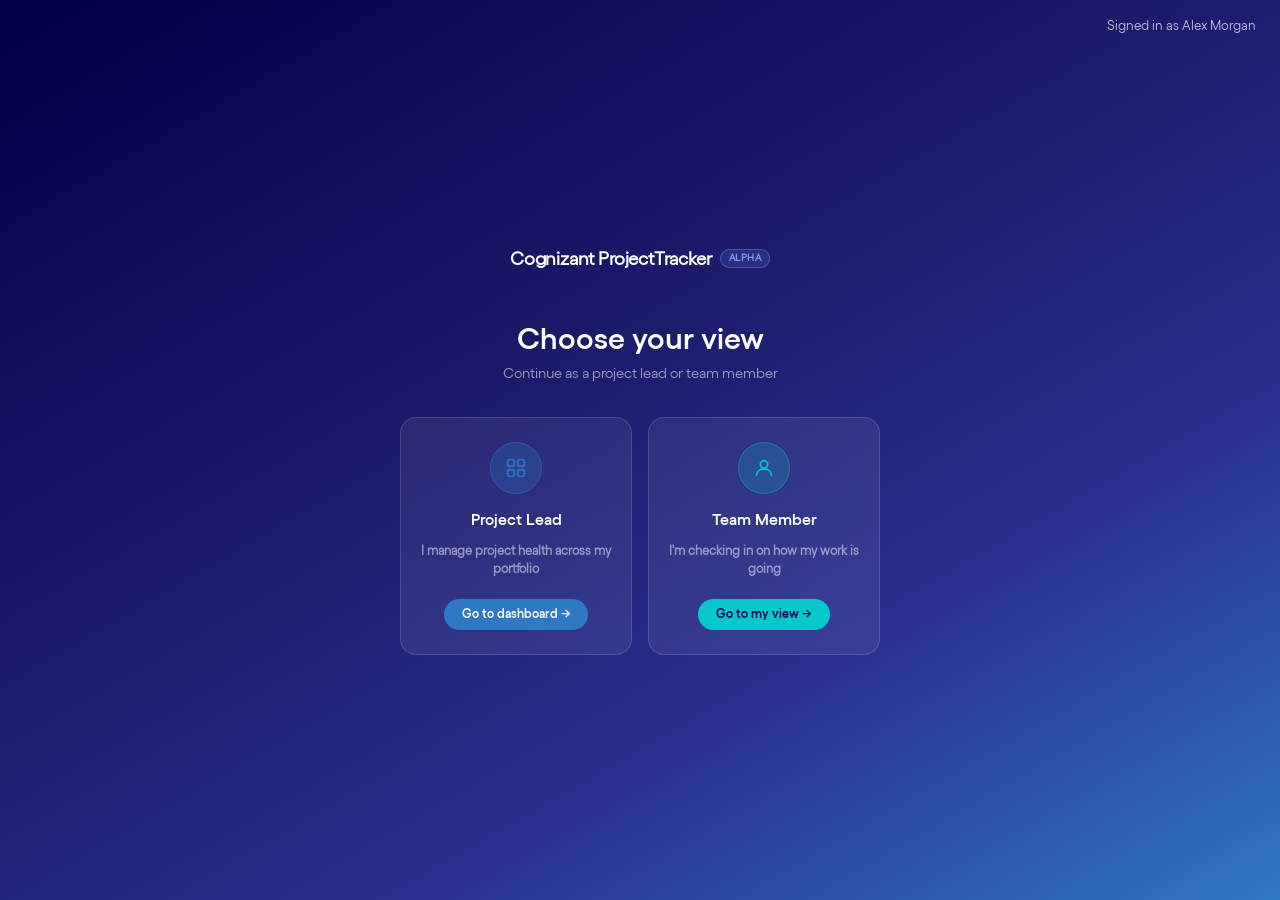
<file: index.html>
<!DOCTYPE html>
<html lang="en">
<head>
  <meta charset="UTF-8">
  <meta name="viewport" content="width=device-width, initial-scale=1.0">
  <title>Choose your view – Cognizant Project Health</title>
  <link href="vendor/bootstrap.min.css" rel="stylesheet">
  <link rel="stylesheet" href="cognizant-framework.css">
  <link rel="stylesheet" href="styles.css">
  <style>
    html, body {
      height: 100%;
      min-height: 100vh;
    }

    body {
      background: linear-gradient(150deg, #000048 0%, #1a1a68 40%, #2a3090 70%, #2f78c4 100%);
      display: flex;
      flex-direction: column;
      align-items: center;
      justify-content: center;
      padding: 2rem 1rem;
    }

    /* Brand header */
    .login-brand {
      text-align: center;
      margin-bottom: 2.5rem;
    }
    .login-brand .brand-name {
      color: white;
      font-size: 1.15rem;
      font-weight: 800;
      letter-spacing: -0.01em;
      display: flex;
      align-items: center;
      gap: 8px;
      justify-content: center;
      margin-bottom: 0.5rem;
    }
    .login-brand .brand-tagline {
      color: rgba(255,255,255,0.55);
      font-size: 0.82rem;
    }

    /* Welcome heading */
    .login-heading {
      text-align: center;
      margin-bottom: 2rem;
    }
    .login-heading h1 {
      color: white;
      font-size: 1.9rem;
      font-family: "Gellix-SemiBold", sans-serif;
      margin-bottom: 0.4rem;
    }
    .login-heading p {
      color: rgba(255,255,255,0.55);
      font-size: 0.9rem;
      margin: 0;
    }

    /* Role cards */
    .role-grid {
      display: grid;
      grid-template-columns: 1fr 1fr;
      gap: 1rem;
      width: 100%;
      max-width: 480px;
    }
    @media (max-width: 520px) {
      .role-grid { grid-template-columns: 1fr; max-width: 320px; }
    }

    .role-card {
      background: rgba(255,255,255,0.07);
      border: 1px solid rgba(255,255,255,0.14);
      border-radius: 16px;
      padding: 1.5rem 1.25rem;
      text-align: center;
      cursor: pointer;
      text-decoration: none;
      transition: background 0.18s ease, border-color 0.18s ease, transform 0.15s ease, box-shadow 0.18s ease;
      display: flex;
      flex-direction: column;
      align-items: center;
      gap: 0.8rem;
    }
    .role-card:hover {
      background: rgba(255,255,255,0.13);
      border-color: rgba(255,255,255,0.3);
      transform: translateY(-2px);
      box-shadow: 0 12px 40px rgba(0,0,0,0.25);
    }
    .role-card:active {
      transform: translateY(0);
    }

    /* Icon circle */
    .role-icon {
      width: 52px;
      height: 52px;
      border-radius: 50%;
      display: flex;
      align-items: center;
      justify-content: center;
      font-size: 1.4rem;
      margin-bottom: 0.2rem;
    }
    .role-icon.manager {
      background: rgba(47, 120, 196, 0.25);
      border: 1px solid rgba(47, 120, 196, 0.4);
    }
    .role-icon.member {
      background: rgba(6, 199, 204, 0.2);
      border: 1px solid rgba(6, 199, 204, 0.35);
    }

    .role-title {
      color: white;
      font-family: "Gellix-SemiBold", sans-serif;
      font-size: 1rem;
      line-height: 1.2;
    }
    .role-desc {
      color: rgba(255,255,255,0.5);
      font-size: 0.78rem;
      line-height: 1.45;
      margin: 0;
    }

    .role-cta {
      margin-top: 0.5rem;
      padding: 0.4rem 1.1rem;
      border-radius: 50px;
      font-size: 0.78rem;
      font-family: "Gellix-SemiBold", sans-serif;
      border: none;
      cursor: pointer;
      transition: opacity 0.15s;
    }
    .role-card.manager-card .role-cta {
      background: #2f78c4;
      color: white;
    }
    .role-card.member-card .role-cta {
      background: #06C7CC;
      color: #000048;
    }
    .role-card:hover .role-cta { opacity: 0.88; }

    /* Divider between cards */
    .role-divider {
      display: flex;
      align-items: center;
      gap: 0.75rem;
      color: rgba(255,255,255,0.25);
      font-size: 0.75rem;
      margin: 0;
    }
    .role-divider::before,
    .role-divider::after {
      content: "";
      flex: 1;
      height: 1px;
      background: rgba(255,255,255,0.12);
    }

    /* Top-right user bar */
    .user-bar {
      position: fixed;
      top: 1rem;
      right: 1.5rem;
      display: flex;
      align-items: center;
      gap: 0.6rem;
    }
    .user-name {
      color: rgba(255,255,255,0.7);
      font-size: 0.82rem;
    }
    .signout-btn {
      background: rgba(255,255,255,0.1);
      border: 1px solid rgba(255,255,255,0.18);
      border-radius: 50px;
      color: rgba(255,255,255,0.7);
      font-size: 0.78rem;
      padding: 4px 12px;
      cursor: pointer;
      transition: background 0.15s, color 0.15s;
    }
    .signout-btn:hover {
      background: rgba(255,255,255,0.18);
      color: white;
    }
  </style>
</head>
<body>

  <!-- Current prototype identity -->
  <div class="user-bar">
    <span class="user-name" id="userNameLabel">Signed in as Alex Morgan</span>
  </div>

  <!-- Brand -->
  <div class="login-brand">
    <div class="brand-name">
      Cognizant ProjectTracker
      <span class="alpha-pill">Alpha</span>
    </div>
  </div>

  <!-- Heading -->
  <div class="login-heading">
    <h1>Choose your view</h1>
    <p>Continue as a project lead or team member</p>
  </div>

  <!-- Role cards -->
  <div class="role-grid">

    <a href="dashboard.html" class="role-card manager-card" onclick="localStorage.setItem('cpt_role','lead')">
      <div class="role-icon manager">
        <svg width="22" height="22" viewBox="0 0 24 24" fill="none" stroke="#2f78c4" stroke-width="1.8" stroke-linecap="round" stroke-linejoin="round">
          <rect x="3" y="3" width="7" height="7" rx="1"/><rect x="14" y="3" width="7" height="7" rx="1"/><rect x="3" y="14" width="7" height="7" rx="1"/><rect x="14" y="14" width="7" height="7" rx="1"/>
        </svg>
      </div>
      <div class="role-title">Project Lead</div>
      <p class="role-desc">I manage project health across my portfolio</p>
      <span class="role-cta">Go to dashboard →</span>
    </a>

    <a href="member.html" class="role-card member-card" onclick="localStorage.setItem('cpt_role','member')">
      <div class="role-icon member">
        <svg width="22" height="22" viewBox="0 0 24 24" fill="none" stroke="#06C7CC" stroke-width="1.8" stroke-linecap="round" stroke-linejoin="round">
          <circle cx="12" cy="8" r="4"/><path d="M4 20c0-4 3.6-7 8-7s8 3 8 7"/>
        </svg>
      </div>
      <div class="role-title" style="white-space:nowrap;">Team Member</div>
      <p class="role-desc">I'm checking in on how my work is going</p>
      <span class="role-cta">Go to my view →</span>
    </a>

  </div>


</body>
</html>
</file>
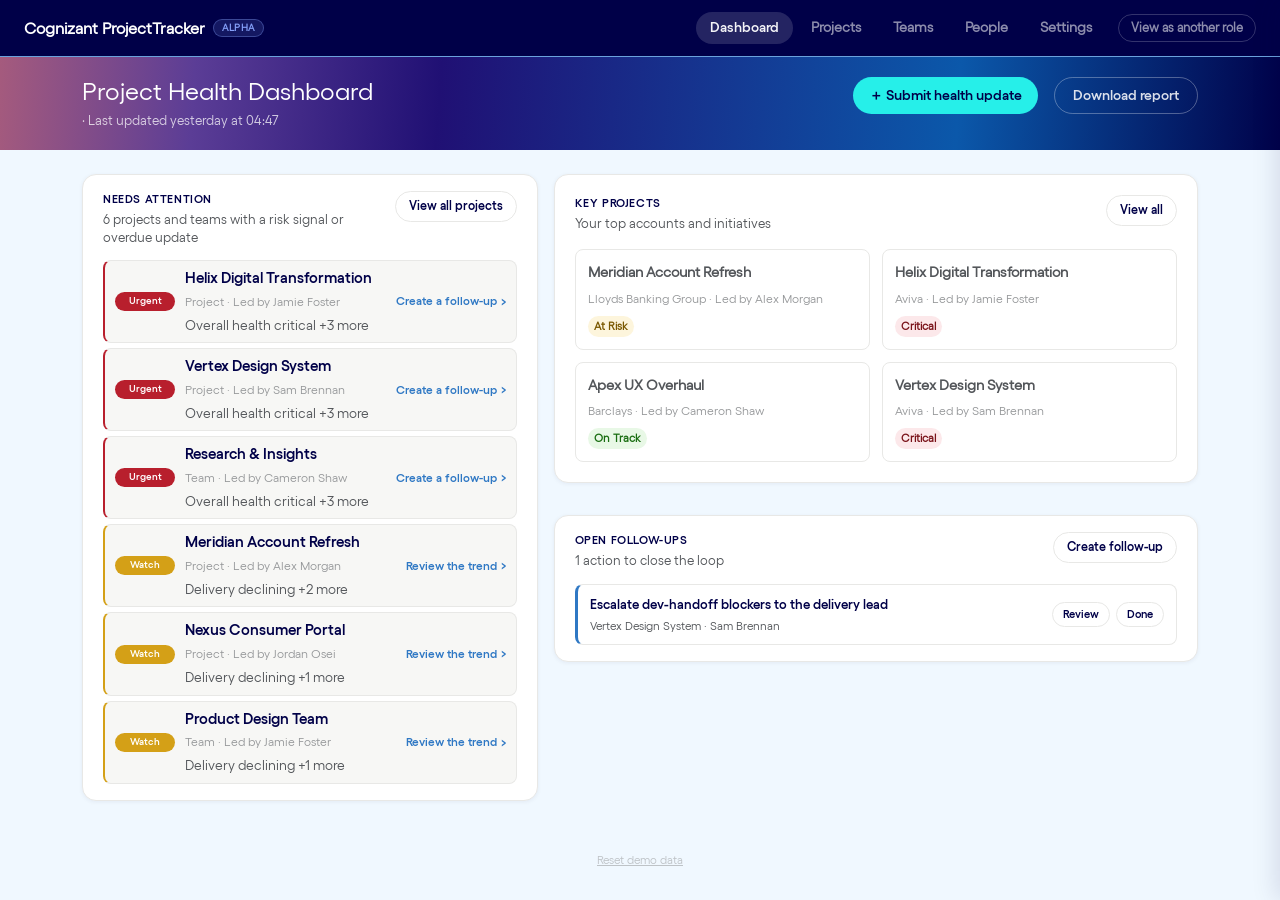
<file: dashboard.html>
<!DOCTYPE html>
<html lang="en">
<head>
  <meta charset="UTF-8">
  <meta name="viewport" content="width=device-width, initial-scale=1.0">
  <title>Dashboard – Cognizant Project Health</title>
  <link href="vendor/bootstrap.min.css" rel="stylesheet">
    <link rel="stylesheet" href="cognizant-framework.css">
  <link rel="stylesheet" href="styles.css">
</head>
<body>

  <!-- Navbar -->
 <nav class="cog-nav">
    <a class="cog-brand" href="dashboard.html">
      Cognizant ProjectTracker
      <span class="alpha-pill">Alpha</span>
    </a>
    <button class="mobile-nav-toggle" type="button" aria-label="Open navigation" aria-expanded="false" onclick="toggleMobileNav(this)">
      <span></span><span></span><span></span>
    </button>
    <div class="nav-links d-none d-sm-flex">
      <a href="dashboard.html" class="nav-lnk active">Dashboard</a>
      <a href="projects.html" class="nav-lnk">Projects</a>
      <a href="teams.html"   class="nav-lnk">Teams</a>
      <a href="people.html"  class="nav-lnk">People</a>
      <a href="settings.html" class="nav-lnk">Settings</a>
      <a href="index.html"   class="nav-ghost">View as another role</a>
    </div>
  </nav>

  <!-- Page header (with summary strip) -->
  <div class="page-header dashboard-header">
    <div class="container dashboard-header-inner">
      <div class="dash-hero">
        <div style="color: white;min-width:0;">
          <h1 class="mb-1" id="dashTitle">Project Health Dashboard</h1>
          <p class="mb-0 dashboard-updated" style="display:flex;align-items:center;gap:12px;flex-wrap:wrap;">
            <span id="lastUpdatedLabel"></span>
          </p>
        </div>
        <div class="hero-actions" id="heroActions">
          <div class="hero-secondary" id="leadHeaderActions">
            <button class="btn-add" onclick="openCheckinModal()" style="padding: 0.45rem 1rem; margin-right: 0.5rem;">＋ Submit health update</button>
            <button class="btn-hdr-ghost" onclick="exportCSV()">Download report</button>
          </div>
        </div>
      </div>
    </div>
  </div>

  <!-- Member simplified landing (shown only when role = member) -->
  <div class="container mt-4" id="memberView" style="display:none;"></div>

  <!-- Lead dashboard -->
  <div id="leadView">
    <!-- Positive empty state (shown when nothing needs attention) -->
    <div class="container mt-4"><div id="emptyState"></div></div>

    <!-- Manager focus list + portfolio trend, side by side on wide screens -->
    <div class="container mt-4 mb-4">
      <div class="row g-3">
        <div class="col-lg-5" id="attentionCol">
          <div id="attentionFeed"></div>
        </div>
        <div class="col-lg-7" id="trendCol">
          <div class="row g-3">
            <div class="col-12">
              <div id="keyProjects"></div>
            </div>
            <div class="col-12">
              <div id="followupTracker"></div>
            </div>
          </div>
        </div>
      </div>
    </div>

    <div class="mb-5"></div>
  </div>

  <!-- Drawer backdrop -->
  <div class="drawer-backdrop" id="drawerBackdrop" onclick="closeDrawer()"></div>

  <!-- Side drawer -->
  <div class="drawer" id="drawer" role="dialog" aria-modal="true" aria-labelledby="drawerTitle" tabindex="-1">
    <div class="drawer-header">
      <div>
        <div class="drawer-title" id="drawerTitle">—</div>
        <div id="drawerBadge"></div>
      </div>
      <button class="drawer-close" onclick="closeDrawer()" aria-label="Close">✕</button>
    </div>
    <div class="drawer-body" id="drawerBody"></div>
    <div class="drawer-footer" style="justify-content: space-between;">
      <button id="drawerDeleteBtn" title="Delete" style="background:transparent; border:none; padding:4px; color:var(--grey-dark); cursor:pointer;">
        <svg width="18" height="18" fill="none" viewBox="0 0 24 24" stroke="currentColor" stroke-width="2"><path stroke-linecap="round" stroke-linejoin="round" d="M19 7l-.867 12.142A2 2 0 0116.138 21H7.862a2 2 0 01-1.995-1.858L5 7m5 4v6m4-6v6m1-10V4a1 1 0 00-1-1h-4a1 1 0 00-1 1v3M4 7h16"/></svg>
      </button>
      <button class="btn-sm-solid" id="drawerUpdateBtn">Submit update</button>
    </div>
  </div>



  <!-- Add Project / Team Modal -->
  <div class="modal fade" id="addModal" tabindex="-1" aria-hidden="true" aria-label="Add">
    <div class="modal-dialog modal-dialog-centered modal-lg">
      <div class="modal-content">
        <div class="modal-header" style="background-color: var(--primary); color: white; border-radius: 12px 12px 0 0;">
          <h5 class="modal-title" id="addModalTitle">Add project</h5>
          <button type="button" class="btn-close btn-close-white" data-bs-dismiss="modal" aria-label="Close"></button>
        </div>
        <div class="modal-body p-4">
          <div class="mb-3">
            <label class="form-label fw-bold">Type</label>
            <div class="d-flex gap-2">
              <button type="button" class="add-type-btn active" data-type="project" onclick="setAddType('project')">Project</button>
              <button type="button" class="add-type-btn" data-type="team" onclick="setAddType('team')">Team</button>
            </div>
          </div>
          <div class="row g-3 mb-3">
            <div class="col-md-8">
              <label class="form-label fw-bold">Name</label>
              <input type="text" id="addName" placeholder="e.g. Lloyds Banking Redesign">
            </div>
            <div class="col-md-4">
              <label class="form-label fw-bold">Lead</label>
              <input type="text" id="addLead" placeholder="e.g. Alex Morgan">
            </div>
          </div>
          <div class="mb-3">
            <div class="d-flex justify-content-between align-items-center mb-2">
              <label class="form-label fw-bold mb-0">People</label>
              <button type="button" class="btn btn-outline-dark" style="font-size:0.74rem;padding:3px 12px;border-radius:50px;" onclick="addPersonRow()">+ Add person</button>
            </div>
            <div id="addPeopleList" class="d-flex flex-column gap-2"></div>
          </div>

          <div class="mb-2">
            <label class="form-label fw-bold">Notes (optional)</label>
            <textarea id="addNotes" rows="2" placeholder="Any context..."></textarea>
          </div>
          <div id="addError" class="text-danger" style="font-size:0.82rem;display:none;"></div>
        </div>
        <div class="modal-footer" style="border-top: 1px solid var(--grey-light);">
          <button type="button" class="btn-cancel" data-bs-dismiss="modal">Cancel</button>
          <button type="button" class="btn-primary-action" onclick="submitAdd()">Add <span id="addTypeLabelBtn">project</span></button>
        </div>
      </div>
    </div>
  </div>

  <!-- Edit Details Modal -->
  <div class="modal fade" id="editModal" tabindex="-1" aria-hidden="true" aria-label="Edit details">
    <div class="modal-dialog modal-dialog-centered modal-lg">
      <div class="modal-content">
        <div class="modal-header" style="background-color: var(--primary); color: white; border-radius: 12px 12px 0 0;">
          <h5 class="modal-title" id="editModalTitle">Edit project</h5>
          <button type="button" class="btn-close btn-close-white" data-bs-dismiss="modal" aria-label="Close"></button>
        </div>
        <div class="modal-body p-4">
          <div class="row g-3 mb-3">
            <div class="col-md-8">
              <label class="form-label fw-bold">Name</label>
              <input type="text" id="editName">
            </div>
            <div class="col-md-4">
              <label class="form-label fw-bold">Lead</label>
              <input type="text" id="editLead">
            </div>
          </div>
          <div class="mb-3">
            <label class="form-label fw-bold">Notes</label>
            <textarea id="editNotes" rows="2"></textarea>
          </div>
          <div class="mb-2">
            <div class="d-flex justify-content-between align-items-center mb-2">
              <label class="form-label fw-bold mb-0">People</label>
              <button type="button" class="btn btn-outline-dark" style="font-size:0.74rem;padding:3px 12px;border-radius:50px;" onclick="addEditPersonRow()">+ Add person</button>
            </div>
            <div id="editPeopleList" class="d-flex flex-column gap-2"></div>
          </div>
          <div id="editError" class="text-danger mt-2" style="font-size:0.82rem;display:none;"></div>
        </div>
        <div class="modal-footer" style="border-top:1px solid var(--grey-light);">
          <button type="button" class="btn-cancel" data-bs-dismiss="modal">Cancel</button>
          <button type="button" class="btn-primary-action" onclick="submitEdit()">Save changes</button>
        </div>
      </div>
    </div>
  </div>

  <!-- Check-in Modal -->
  <div class="modal fade" id="checkinModal" tabindex="-1" aria-hidden="true" aria-label="Submit health update">
    <div class="modal-dialog modal-dialog-centered checkin-modal-dialog">
      <div class="modal-content">
        <div class="modal-header" style="background: linear-gradient(90deg, #2E308E, #2f78c4); color: white; border-radius: 12px 12px 0 0;">
          <div>
            <h5 class="modal-title mb-0">How's it going?</h5>
            <small style="opacity:0.7;">Rate how each area is going right now</small>
          </div>
          <button type="button" class="btn-close btn-close-white" data-bs-dismiss="modal" aria-label="Close"></button>
        </div>
        <div class="modal-body p-4">
          <div class="row g-3 mb-4">
            <div class="col-md-6">
              <label class="form-label fw-bold" style="font-size:0.82rem;">Submitting as</label>
              <div id="checkinSelfDisplay" style="font-size:0.88rem;font-weight:600;color:var(--primary);padding:0.45rem 0.75rem;background:#f0f1f8;border-radius:8px;margin-bottom:0.5rem;">Alex Morgan</div>
              <div class="form-check">
                <input class="form-check-input" type="checkbox" id="checkinOnBehalf" onchange="toggleBehalfDropdown()">
                <label class="form-check-label" for="checkinOnBehalf" style="font-size:0.78rem;color:var(--grey-dark);">On behalf of someone else</label>
              </div>
              <select id="checkinBehalfOf" style="display:none;margin-top:0.5rem;border-radius:8px!important;"></select>
            </div>
            <div class="col-md-6">
              <label class="form-label fw-bold">Project or team</label>
              <select id="checkinItem" onchange="updateBehalfDropdown()"></select>
            </div>
          </div>

          <p class="fw-bold mb-3" style="color:var(--primary);">How's each area feeling right now?</p>

          <div class="d-flex flex-column gap-3 mb-4" id="ciRows"></div>

          <div class="mb-2">
            <label class="form-label fw-bold">Anything else? <span style="font-weight:400;color:var(--grey-dark);">(optional)</span></label>
            <textarea id="checkinNote" rows="2" placeholder="What's changed since your last check-in? Blockers, wins, or context…"></textarea>
          </div>
          <div id="checkinError" class="text-danger" style="font-size:0.82rem;display:none;"></div>
        </div>
        <div class="modal-footer" style="border-top: 1px solid var(--grey-light);">
          <button type="button" class="btn-cancel" data-bs-dismiss="modal">Cancel</button>
          <button type="button" id="checkinSubmitBtn" class="btn-primary-action" onclick="submitCheckin()" disabled>Submit health update</button>
        </div>
      </div>
    </div>
  </div>

  <!-- Follow-up Modal -->
  <div class="modal fade" id="followupModal" tabindex="-1" aria-hidden="true" aria-label="Create follow-up">
    <div class="modal-dialog modal-dialog-centered">
      <div class="modal-content">
        <div class="modal-header" style="background-color: var(--primary); color: white; border-radius: 12px 12px 0 0;">
          <div>
            <h5 class="modal-title mb-0">Create follow-up</h5>
            <small style="opacity:0.72;">Turn a risk signal into a clear next action</small>
          </div>
          <button type="button" class="btn-close btn-close-white" data-bs-dismiss="modal" aria-label="Close"></button>
        </div>
        <div class="modal-body p-4">
          <div class="mb-3">
            <label class="form-label fw-bold">Project or team</label>
            <select id="followupItem"></select>
          </div>
          <div class="mb-3">
            <label class="form-label fw-bold">Action needed</label>
            <textarea id="followupText" rows="2" placeholder="e.g. Book a scope reset with delivery lead"></textarea>
          </div>
          <div class="row g-3">
            <div class="col-md-7">
              <label class="form-label fw-bold">Owner</label>
              <input id="followupOwner" type="text" placeholder="e.g. Alex Morgan">
            </div>
            <div class="col-md-5">
              <label class="form-label fw-bold">Due date</label>
              <input id="followupDue" type="date">
            </div>
          </div>
          <div id="followupError" class="text-danger mt-2" style="font-size:0.82rem;display:none;"></div>
        </div>
        <div class="modal-footer" style="border-top:1px solid var(--grey-light);">
          <button type="button" class="btn-cancel" data-bs-dismiss="modal">Cancel</button>
          <button type="button" class="btn-primary-action" onclick="submitFollowup()">Create follow-up</button>
        </div>
      </div>
    </div>
  </div>

  <!-- Autocomplete suggestions for "Name" fields — populated from existing people -->
  <datalist id="knownPeopleList"></datalist>

<script src="app-data.js"></script>
<script src="scripts-dashboard.js"></script>
  <script src="vendor/bootstrap.bundle.min.js"></script>
  <div class="pb-4 text-center">
    <button onclick="resetDemoData()" style="background:none;border:none;font-size:0.72rem;color:var(--grey-dark);cursor:pointer;opacity:0.55;text-decoration:underline;">Reset demo data</button>
  </div>
</body>
</file>
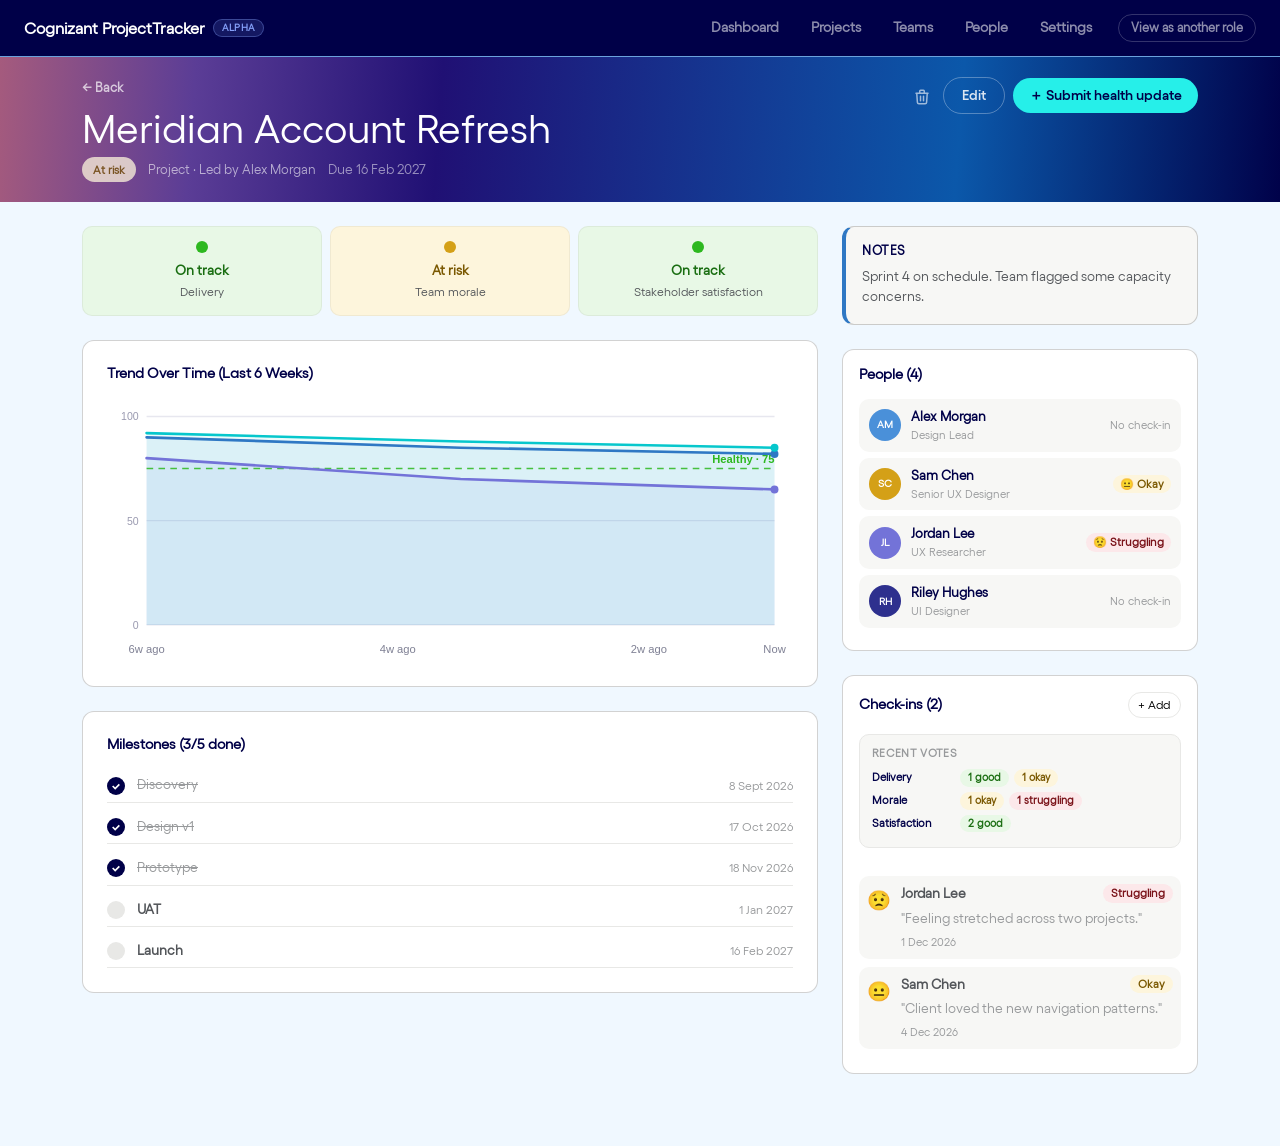
<file: detail.html>
<!DOCTYPE html>
<html lang="en">
<head>
  <meta charset="UTF-8">
  <meta name="viewport" content="width=device-width, initial-scale=1.0">
  <title>Detail – Cognizant Project Tracker</title>
  <link href="vendor/bootstrap.min.css" rel="stylesheet">
  <link rel="stylesheet" href="cognizant-framework.css">
  <link rel="stylesheet" href="styles.css">
</head>
<body>

  <!-- Navbar -->
 <nav class="cog-nav">
    <a class="cog-brand" href="dashboard.html">
      Cognizant ProjectTracker
      <span class="alpha-pill">Alpha</span>
    </a>
    <button class="mobile-nav-toggle" type="button" aria-label="Open navigation" aria-expanded="false" onclick="toggleMobileNav(this)">
      <span></span><span></span><span></span>
    </button>
    <div class="nav-links d-none d-sm-flex">
      <a href="dashboard.html" class="nav-lnk">Dashboard</a>
      <a href="projects.html" class="nav-lnk">Projects</a>
      <a href="teams.html"   class="nav-lnk">Teams</a>
      <a href="people.html"  class="nav-lnk">People</a>
      <a href="settings.html" class="nav-lnk">Settings</a>
      <a href="index.html"   class="nav-ghost">View as another role</a>
    </div>
  </nav>

  <!-- Page header (with summary strip) -->
  <div class="page-header dashboard-header">
    <div class="container dashboard-header-inner">
      <div class="dash-hero">
        <div style="color: white;min-width:0;">
          <a href="javascript:history.back()" style="color:rgba(255,255,255,0.7);text-decoration:none;font-size:0.8rem;margin-bottom:8px;display:inline-block;">← Back</a>
          <h1 class="mb-1" id="detailTitle">—</h1>
          <p class="mb-0 dashboard-updated" style="display:flex;align-items:center;gap:12px;flex-wrap:wrap;" id="detailSubtitle">
            —
          </p>
        </div>
        <div class="hero-actions">
          <div class="hero-secondary" style="display:flex;gap:8px;align-items:center;">
            <button id="detailDeleteBtn" title="Delete" style="background:transparent; border:none; padding:4px; color:rgba(255,255,255,0.6); cursor:pointer;">
              <svg width="18" height="18" fill="none" viewBox="0 0 24 24" stroke="currentColor" stroke-width="2"><path stroke-linecap="round" stroke-linejoin="round" d="M19 7l-.867 12.142A2 2 0 0116.138 21H7.862a2 2 0 01-1.995-1.858L5 7m5 4v6m4-6v6m1-10V4a1 1 0 00-1-1h-4a1 1 0 00-1 1v3M4 7h16"/></svg>
            </button>
            <button class="btn-hdr-ghost" id="detailEditBtn">Edit</button>
            <button class="btn-add" id="detailUpdateBtn" style="padding: 0.45rem 1rem;">＋ Submit health update</button>
          </div>
        </div>
      </div>
    </div>
  </div>

  <div class="container mt-4 mb-5" id="detailContent">
    <div class="row g-4">
      
      <!-- Left Column: Metrics & Charts -->
      <div class="col-lg-8">
        
        <!-- RAG Cards -->
        <div class="row g-2 mb-4" id="detailRagCards"></div>

        <!-- Trend Chart -->
        <div class="card p-4 mb-4" style="border-radius:12px;">
          <h5 style="font-size:0.9rem;font-weight:700;color:var(--primary);margin-bottom:1rem;">Trend Over Time (Last 6 Weeks)</h5>
          <div id="detailTrendChart"></div>
        </div>

        <!-- Milestones (Projects Only) -->
        <div id="detailMilestonesContainer"></div>
        
      </div>

      <!-- Right Column: People, Check-ins, Notes -->
      <div class="col-lg-4">
        
        <!-- Notes -->
        <div id="detailNotesContainer"></div>

        <!-- People List -->
        <div class="card p-3 mb-4" style="border-radius:12px;">
          <h5 style="font-size:0.9rem;font-weight:700;color:var(--primary);margin-bottom:1rem;" id="detailPeopleTitle">Team</h5>
          <div id="detailPeopleList"></div>
        </div>

        <!-- Check-ins Feed -->
        <div class="card p-3 mb-4" style="border-radius:12px;">
          <div class="d-flex justify-content-between align-items-center mb-3">
            <h5 style="font-size:0.9rem;font-weight:700;color:var(--primary);margin-bottom:0;" id="detailCheckinsTitle">Check-ins</h5>
            <button class="btn-sm-outline" style="padding:0.2rem 0.6rem;font-size:0.75rem;" id="detailAddCheckinBtn">+ Add</button>
          </div>
          <div id="detailVoteDistribution" class="mb-3"></div>
          <div id="detailCheckinsFeed"></div>
        </div>

      </div>

    </div>
  </div>

  <!-- Edit Details Modal -->
  <div class="modal fade" id="editModal" tabindex="-1" aria-hidden="true" aria-label="Edit details">
    <div class="modal-dialog modal-dialog-centered modal-lg">
      <div class="modal-content">
        <div class="modal-header" style="background-color: var(--primary); color: white; border-radius: 12px 12px 0 0;">
          <h5 class="modal-title" id="editModalTitle">Edit</h5>
          <button type="button" class="btn-close btn-close-white" data-bs-dismiss="modal" aria-label="Close"></button>
        </div>
        <div class="modal-body p-4">
          <input type="hidden" id="editId">
          <div class="row g-3 mb-3">
            <div class="col-md-8">
              <label class="form-label fw-bold">Name</label>
              <input type="text" id="editName">
            </div>
            <div class="col-md-4">
              <label class="form-label fw-bold">Lead</label>
              <input type="text" id="editLead">
            </div>
          </div>
          <div class="mb-3">
            <label class="form-label fw-bold">Notes</label>
            <textarea id="editNotes" rows="2"></textarea>
          </div>
          <div class="mb-2">
            <div class="d-flex justify-content-between align-items-center mb-2">
              <label class="form-label fw-bold mb-0">People</label>
              <button type="button" class="btn btn-outline-dark" style="font-size:0.74rem;padding:3px 12px;border-radius:50px;" onclick="addEditPersonRow()">+ Add person</button>
            </div>
            <div id="editPeopleList" class="d-flex flex-column gap-2"></div>
          </div>
          <div id="editError" class="text-danger mt-2" style="font-size:0.82rem;display:none;"></div>
        </div>
        <div class="modal-footer" style="border-top:1px solid var(--grey-light);">
          <button type="button" class="btn-cancel" data-bs-dismiss="modal">Cancel</button>
          <button type="button" class="btn-primary-action" onclick="submitEdit()">Save changes</button>
        </div>
      </div>
    </div>
  </div>

  <!-- Check-in Modal -->
  <div class="modal fade" id="checkinModal" tabindex="-1" aria-hidden="true" aria-label="Submit health update">
    <div class="modal-dialog modal-dialog-centered checkin-modal-dialog">
      <div class="modal-content">
        <div class="modal-header" style="background: linear-gradient(90deg, #2E308E, #2f78c4); color: white; border-radius: 12px 12px 0 0;">
          <div>
            <h5 class="modal-title mb-0">How's it going?</h5>
            <small style="opacity:0.7;">Rate how each area is going right now</small>
          </div>
          <button type="button" class="btn-close btn-close-white" data-bs-dismiss="modal" aria-label="Close"></button>
        </div>
        <div class="modal-body p-4">
          <div class="row g-3 mb-4">
            <div class="col-md-6">
              <label class="form-label fw-bold" style="font-size:0.82rem;">Submitting as</label>
              <div id="checkinSelfDisplay" style="font-size:0.88rem;font-weight:600;color:var(--primary);padding:0.45rem 0.75rem;background:#f0f1f8;border-radius:8px;margin-bottom:0.5rem;">Alex Morgan</div>
              <div class="form-check">
                <input class="form-check-input" type="checkbox" id="checkinOnBehalf" onchange="toggleBehalfDropdown()">
                <label class="form-check-label" for="checkinOnBehalf" style="font-size:0.78rem;color:var(--grey-dark);">On behalf of someone else</label>
              </div>
              <select id="checkinBehalfOf" style="display:none;margin-top:0.5rem;border-radius:8px!important;"></select>
            </div>
            <div class="col-md-6">
              <label class="form-label fw-bold">Project or team</label>
              <select id="checkinItem" onchange="updateBehalfDropdown()"></select>
            </div>
          </div>

          <p class="fw-bold mb-3" style="color:var(--primary);">How's each area feeling right now?</p>

          <div class="d-flex flex-column gap-3 mb-4" id="ciRows"></div>

          <div class="mb-2">
            <label class="form-label fw-bold">Anything else? <span style="font-weight:400;color:var(--grey-dark);">(optional)</span></label>
            <textarea id="checkinNote" rows="2" placeholder="What's changed since your last check-in? Blockers, wins, or context…"></textarea>
          </div>
          <div id="checkinError" class="text-danger" style="font-size:0.82rem;display:none;"></div>
        </div>
        <div class="modal-footer" style="border-top: 1px solid var(--grey-light);">
          <button type="button" class="btn-cancel" data-bs-dismiss="modal">Cancel</button>
          <button type="button" id="checkinSubmitBtn" class="btn-primary-action" onclick="submitCheckin()" disabled>Submit health update</button>
        </div>
      </div>
    </div>
  </div>

  <datalist id="knownPeopleList"></datalist>
  <div id="toast"></div>

  <script src="vendor/bootstrap.bundle.min.js"></script>
  <script src="app-data.js"></script>
  <script src="scripts-detail.js"></script>
</body>
</html>
</file>
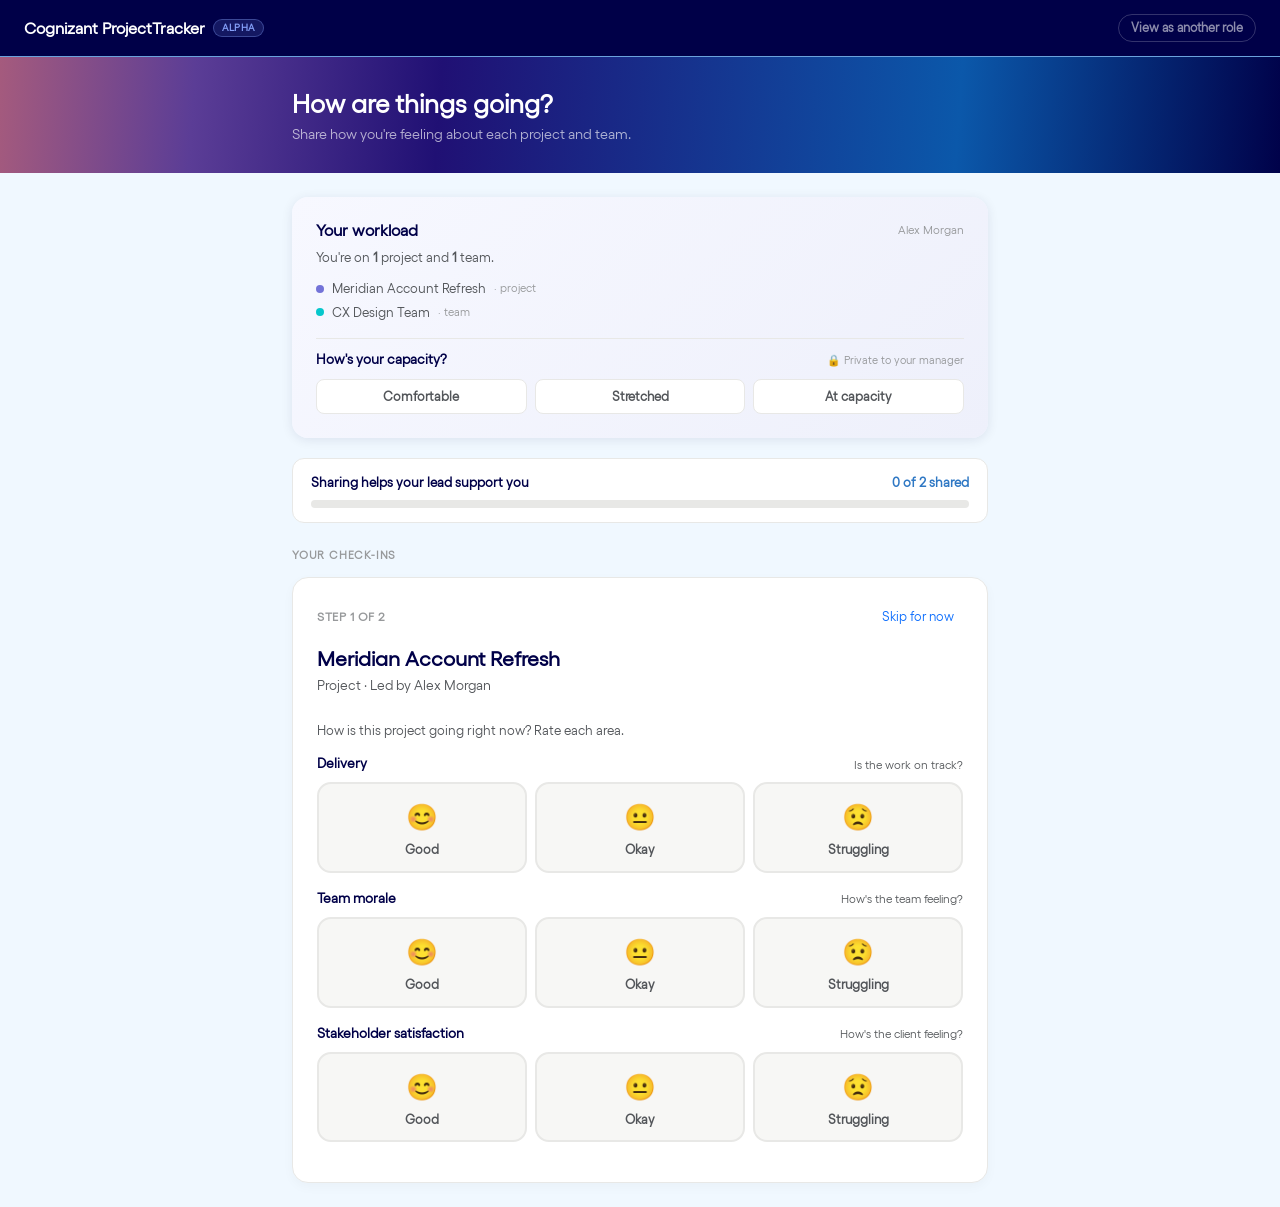
<file: member.html>
<!DOCTYPE html>
<html lang="en">
<head>
  <meta charset="UTF-8">
  <meta name="viewport" content="width=device-width, initial-scale=1.0">
  <title>My Projects – Cognizant Project Health</title>
  <link href="vendor/bootstrap.min.css" rel="stylesheet">
  <link rel="stylesheet" href="styles.css">
    <link rel="stylesheet" href="cognizant-framework.css">
</head>

<body>

  <!-- Navbar -->
  <nav class="cog-nav">
    <a class="cog-brand" href="member.html">
      Cognizant ProjectTracker
      <span class="alpha-pill">Alpha</span>
    </a>
    <button class="mobile-nav-toggle" type="button" aria-label="Open navigation" aria-expanded="false" onclick="toggleMobileNav(this)">
      <span></span><span></span><span></span>
    </button>
    <div class="nav-links d-none d-sm-flex">
      <a href="index.html" class="nav-ghost">View as another role</a>
    </div>
  </nav>

  <!-- Page will render here based on state -->
  <div id="app"></div>

  <!-- Toast -->
  <div id="toast"></div>

  <script src="vendor/bootstrap.bundle.min.js"></script>
<script src="app-data.js"></script>
<script src="scripts-member.js"></script>
</body>
</html>
</file>
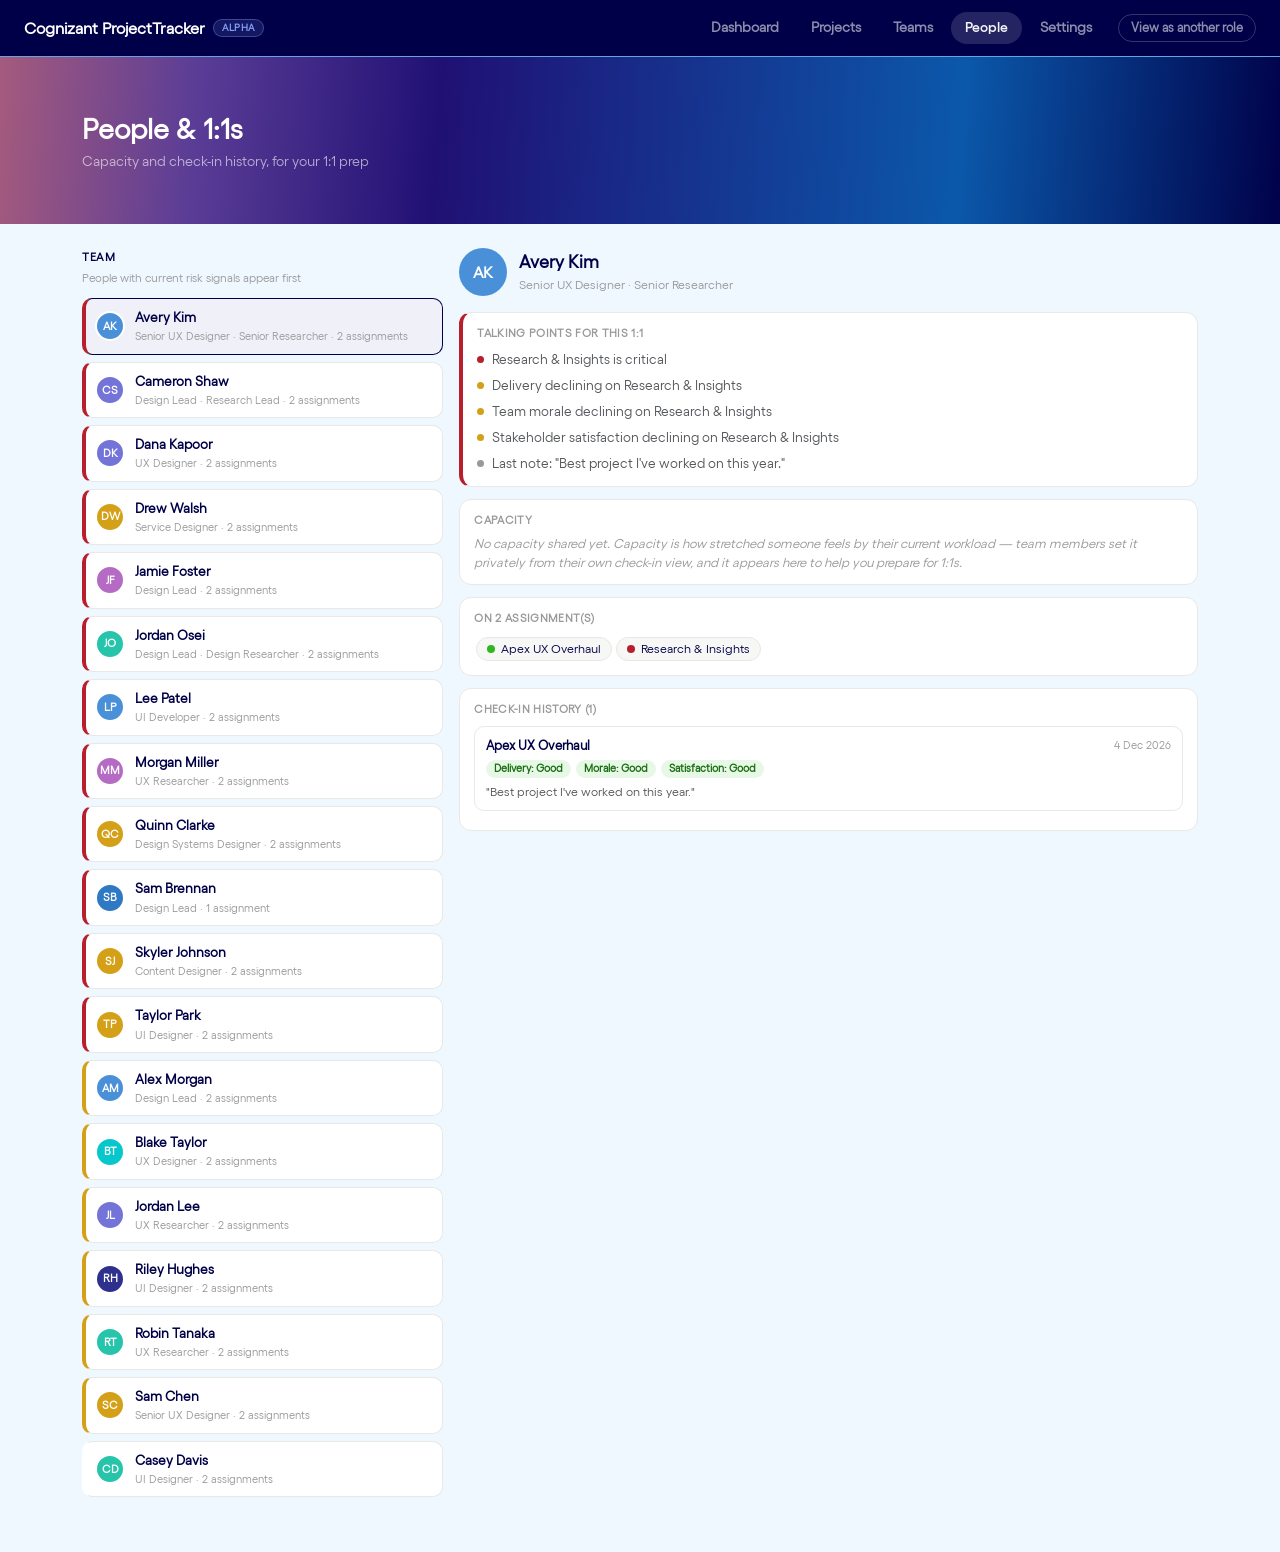
<file: people.html>
<!DOCTYPE html>
<html lang="en">
<head>
  <meta charset="UTF-8">
  <meta name="viewport" content="width=device-width, initial-scale=1.0">
  <title>People &amp; 1:1s – Cognizant Project Health</title>
  <link href="vendor/bootstrap.min.css" rel="stylesheet">
  <link rel="stylesheet" href="cognizant-framework.css">
  <link rel="stylesheet" href="styles.css">
</head>
<body>

  <!-- Navbar -->
  <nav class="cog-nav">
    <a class="cog-brand" href="dashboard.html">
      Cognizant ProjectTracker
      <span class="alpha-pill">Alpha</span>
    </a>
    <button class="mobile-nav-toggle" type="button" aria-label="Open navigation" aria-expanded="false" onclick="toggleMobileNav(this)">
      <span></span><span></span><span></span>
    </button>
    <div class="nav-links d-none d-sm-flex">
      <a href="dashboard.html" class="nav-lnk">Dashboard</a>
      <a href="projects.html" class="nav-lnk">Projects</a>
      <a href="teams.html"   class="nav-lnk">Teams</a>
      <a href="people.html"  class="nav-lnk active">People</a>
      <a href="settings.html" class="nav-lnk">Settings</a>
      <a href="index.html"   class="nav-ghost">View as another role</a>
    </div>
  </nav>

  <!-- Page header -->
  <div class="page-header">
    <div class="container py-4">
      <h1 style="font-size:1.75rem;font-weight:800;margin:0 0 0.25rem;">People &amp; 1:1s</h1>
      <p class="mb-0" style="opacity:0.6;font-size:0.88rem;">Capacity and check-in history, for your 1:1 prep</p>
    </div>
  </div>

  <!-- Roster + detail -->
  <div class="container mt-4">
    <div class="row g-3 people-layout">
      <div class="col-md-4">
        <div class="section-title" style="margin-top:0;color:var(--primary);">Team</div>
        <p style="font-size:0.72rem;color:var(--grey-dark);margin:-0.5rem 0 0.75rem;">People with current risk signals appear first</p>
        <div id="roster"></div>
      </div>
      <div class="col-md-8" id="personDetailColumn">
        <div id="personDetail"></div>
      </div>
    </div>
  </div>
  <div class="mb-5"></div>

  <script src="vendor/bootstrap.bundle.min.js"></script>
  <script src="app-data.js"></script>
  <script src="scripts-people.js"></script>
</body>
</html>
</file>
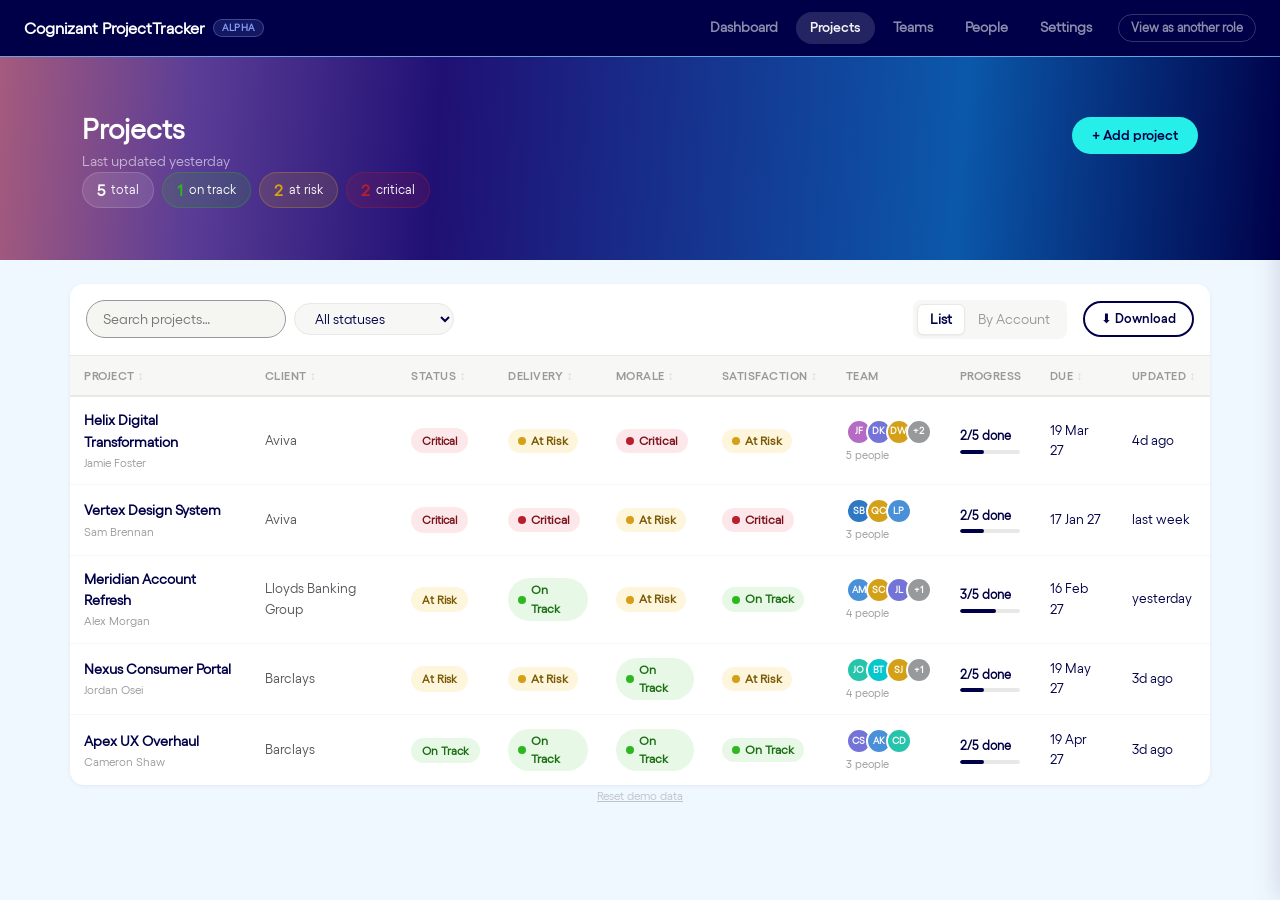
<file: projects.html>
<!DOCTYPE html>
<html lang="en">
<head>
  <meta charset="UTF-8">
  <meta name="viewport" content="width=device-width, initial-scale=1.0">
  <title>Projects – Cognizant Project Health</title>
  <link href="vendor/bootstrap.min.css" rel="stylesheet">
    <link rel="stylesheet" href="cognizant-framework.css">
  <link rel="stylesheet" href="styles.css">
</head>
<body>

  <!-- Navbar -->
  <nav class="cog-nav">
    <a class="cog-brand" href="dashboard.html">
      Cognizant ProjectTracker
      <span class="alpha-pill">Alpha</span>
    </a>
    <button class="mobile-nav-toggle" type="button" aria-label="Open navigation" aria-expanded="false" onclick="toggleMobileNav(this)">
      <span></span><span></span><span></span>
    </button>
    <div class="nav-links d-none d-sm-flex">
      <a href="dashboard.html" class="nav-lnk">Dashboard</a>
      <a href="projects.html" class="nav-lnk active">Projects</a>
      <a href="teams.html"   class="nav-lnk">Teams</a>
      <a href="people.html"  class="nav-lnk">People</a>
      <a href="settings.html" class="nav-lnk">Settings</a>
      <a href="index.html"   class="nav-ghost">View as another role</a>
    </div>
  </nav>

  <!-- Page header -->
  <div class="page-header">
    <div class="container py-4">
      <div class="d-flex align-items-start justify-content-between flex-wrap gap-3">
        <div>
          <h1 style="font-size:1.75rem;font-weight:800;margin:0 0 0.25rem;">Projects</h1>
          <p class="mb-0" style="opacity: 0.6; font-size: 0.88rem;">
            <span id="lastUpdatedLabel"></span>
          </p>
          <div class="d-flex gap-2 flex-wrap" id="statChips"></div>
        </div>
        
        <button class="btn-add mt-1" onclick="openAddModal()">+ Add project</button>
      </div>
    </div>
  </div>

  <!-- Toolbar -->
   <div class="container mt-4 table-card" style="border-radius: 14px; padding-left: 0px !important; padding-right: 0px !important;">
  <div class="toolbar" style="justify-content: space-between;">
    <div class="d-flex gap-2 flex-wrap align-items-center" id="tableToolbar">
      <input type="text" id="searchInput" placeholder="Search projects…" oninput="renderTable()">
      <select id="statusFilter" onchange="renderTable()" style="border-radius:50px;padding:0.4rem 1rem;font-size:0.85rem;border:1px solid var(--grey-light);background:var(--grey-very-light);">
        <option value="">All statuses</option>
        <option value="on-track">On Track</option>
        <option value="at-risk">At Risk</option>
        <option value="critical">Critical</option>
      </select>
    </div>

    <div class="d-flex gap-3 align-items-center">
      <div class="view-toggle d-flex" style="background: var(--grey-very-light); border-radius: 8px; padding: 4px;">
        <button id="viewListBtn" class="btn btn-sm" style="background: white; border: 1px solid var(--grey-light); box-shadow: 0 1px 2px rgba(0,0,0,0.05); font-weight: 600; border-radius: 6px; padding: 4px 12px; color: var(--primary);" onclick="switchView('list')">List</button>
        <button id="viewGroupedBtn" class="btn btn-sm" style="background: transparent; border: 1px solid transparent; font-weight: 500; border-radius: 6px; padding: 4px 12px; color: var(--grey-dark);" onclick="switchView('grouped')">By Account</button>
      </div>
      <button class="btn-export" onclick="exportCSV()">⬇ Download</button>
    </div>
  </div>

  <div id="groupedViewContainer" style="display: none; padding: 1rem;">
    <div class="d-flex justify-content-end mb-3">
      <div id="summaryCards"></div>
    </div>
    <div id="accountGroups"></div>
  </div>

  <!-- Table -->
  <div id="listViewContainer" class="">
    <table class="tbl responsive-entity-table project-table">
      <thead>
        <tr>
          <th scope="col" tabindex="0" role="button" onclick="setSort('name')"         id="th-name">Project <span class="sort-arrow"></span></th>
          <th scope="col" tabindex="0" role="button" onclick="setSort('account')"      id="th-account" class="hide-mobile">Client <span class="sort-arrow"></span></th>
          <th scope="col" tabindex="0" role="button" onclick="setSort('status')"        id="th-status" class="hide-mobile">Status <span class="sort-arrow"></span></th>
          <th scope="col" tabindex="0" role="button" onclick="setSort('delivery')"      id="th-delivery" class="hide-mobile">Delivery <span class="sort-arrow"></span></th>
          <th scope="col" tabindex="0" role="button" onclick="setSort('morale')"        id="th-morale" class="hide-mobile">Morale <span class="sort-arrow"></span></th>
          <th scope="col" tabindex="0" role="button" onclick="setSort('satisfaction')"  id="th-satisfaction" class="hide-mobile">Satisfaction <span class="sort-arrow"></span></th>
          <th scope="col" id="th-people">Team</th>
          <th scope="col" id="th-progress" class="hide-mobile">Progress</th>
          <th scope="col" tabindex="0" role="button" onclick="setSort('end')"           id="th-end" class="hide-mobile">Due <span class="sort-arrow"></span></th>
          <th scope="col" tabindex="0" role="button" onclick="setSort('updated')"       id="th-updated">Updated <span class="sort-arrow"></span></th>
        </tr>
      </thead>
      <tbody id="tableBody"></tbody>
    </table>
    <div id="emptyState" style="display:none;" class="empty-state">
      <svg width="44" height="44" fill="none" viewBox="0 0 24 24" stroke="currentColor" stroke-width="1.5"><path stroke-linecap="round" stroke-linejoin="round" d="M21 21l-4.35-4.35M17 11A6 6 0 1 1 5 11a6 6 0 0 1 12 0z"/></svg>
      <p class="mb-1 fw-bold">No projects found</p>
      <p style="font-size:0.85rem;">Try adjusting your search or filter, or add a new project.</p>
      <div class="d-flex justify-content-center gap-2 mt-2">
        <button class="btn-sm-outline" onclick="clearFilters()">Clear filters</button>
        <button class="btn-primary-action" style="padding:0.25rem 1rem;font-size:0.8rem;border-radius:50px;border:none;" onclick="openAddModal()">Add project</button>
      </div>
    </div>
  </div>
</div>
  <!-- Side drawer backdrop -->
  <div class="drawer-backdrop" id="drawerBackdrop" onclick="closeDrawer()"></div>

  <!-- Side drawer -->
  <div class="drawer" id="drawer" role="dialog" aria-modal="true" aria-labelledby="drawerTitle" tabindex="-1">
    <div class="drawer-header">
      <div>
        <div class="drawer-title" id="drawerTitle">—</div>
        <div id="drawerBadge"></div>
      </div>
      <button class="drawer-close" onclick="closeDrawer()" aria-label="Close">✕</button>
    </div>
    <div class="drawer-body" id="drawerBody"></div>
    <div class="drawer-footer" style="justify-content: space-between;">
      <button id="drawerDeleteBtn" title="Delete" style="background:transparent; border:none; padding:4px; color:var(--grey-dark); cursor:pointer;">
        <svg width="18" height="18" fill="none" viewBox="0 0 24 24" stroke="currentColor" stroke-width="2"><path stroke-linecap="round" stroke-linejoin="round" d="M19 7l-.867 12.142A2 2 0 0116.138 21H7.862a2 2 0 01-1.995-1.858L5 7m5 4v6m4-6v6m1-10V4a1 1 0 00-1-1h-4a1 1 0 00-1 1v3M4 7h16"/></svg>
      </button>
      <button class="btn-sm-solid" id="drawerUpdateBtn">Submit update</button>
    </div>
  </div>


  <!-- Add / Edit / Check-in modals are injected by ui-modals.js -->

  <!-- Autocomplete suggestions for "Name" fields — populated from existing people -->
  <datalist id="knownPeopleList"></datalist>

  <div id="toast"></div>
  <div class="mb-5 pb-3 text-center">
    <button onclick="resetDemoData()" style="background:none;border:none;font-size:0.72rem;color:var(--grey-dark);cursor:pointer;opacity:0.55;text-decoration:underline;">Reset demo data</button>
  </div> <!-- closing container -->

  <script src="vendor/bootstrap.bundle.min.js"></script>
<script src="app-data.js"></script>
<script src="ui-modals.js"></script>
<script>injectListPageModals({ entity:"project", entityCap:"Project", peopleLabel:"People", personWord:"person", namePlaceholder:"e.g. Barclays App Redesign", leadPlaceholder:"e.g. Alex Morgan" });</script>
<script src="scripts-projects.js"></script>

</body>
</html>
</file>
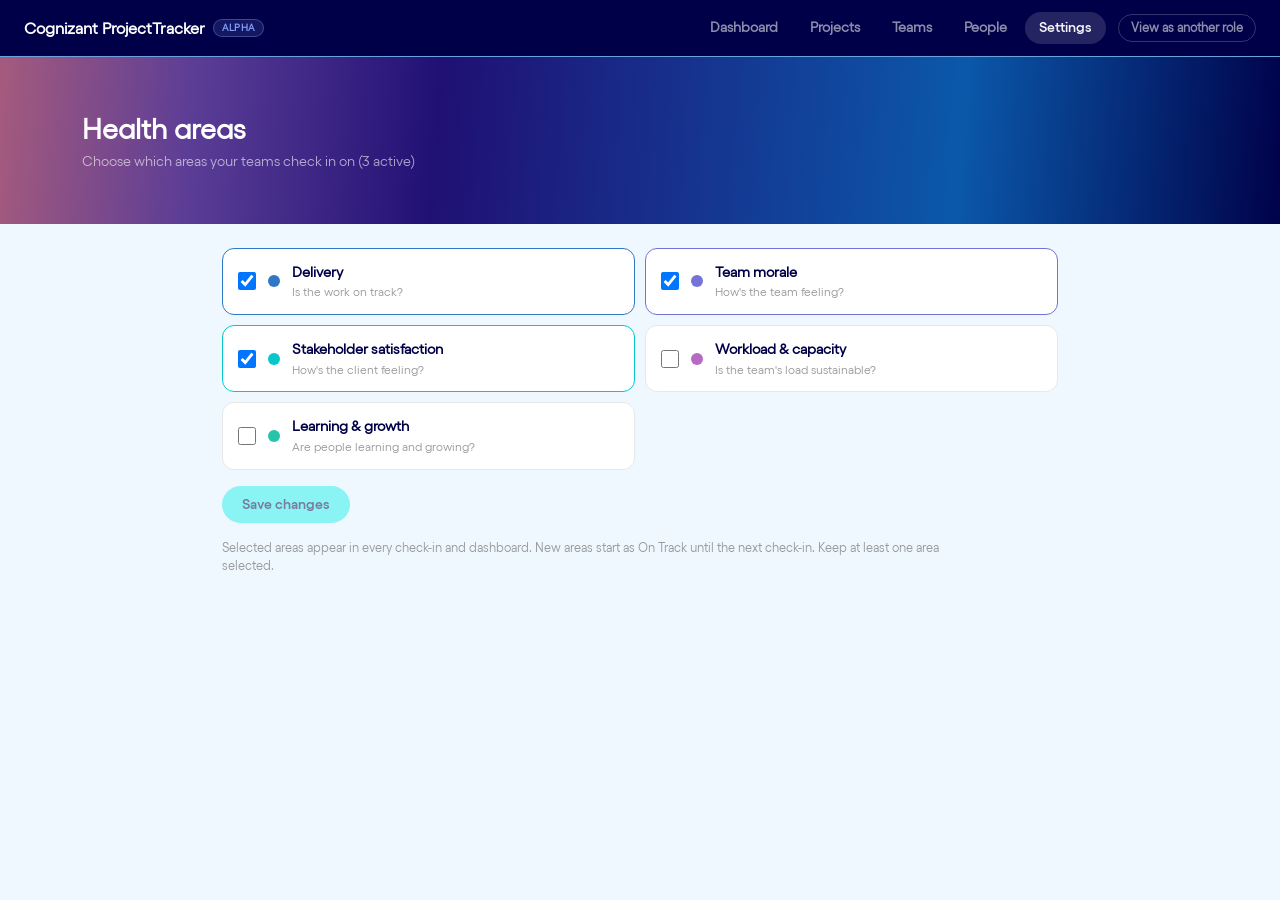
<file: settings.html>
<!DOCTYPE html>
<html lang="en">
<head>
  <meta charset="UTF-8">
  <meta name="viewport" content="width=device-width, initial-scale=1.0">
  <title>Settings – Cognizant Project Health</title>
  <link href="vendor/bootstrap.min.css" rel="stylesheet">
  <link rel="stylesheet" href="cognizant-framework.css">
  <link rel="stylesheet" href="styles.css">
</head>
<body>

  <!-- Navbar -->
  <nav class="cog-nav">
    <a class="cog-brand" href="dashboard.html">
      Cognizant ProjectTracker
      <span class="alpha-pill">Alpha</span>
    </a>
    <button class="mobile-nav-toggle" type="button" aria-label="Open navigation" aria-expanded="false" onclick="toggleMobileNav(this)">
      <span></span><span></span><span></span>
    </button>
    <div class="nav-links d-none d-sm-flex">
      <a href="dashboard.html" class="nav-lnk">Dashboard</a>
      <a href="projects.html" class="nav-lnk">Projects</a>
      <a href="teams.html"   class="nav-lnk">Teams</a>
      <a href="people.html"  class="nav-lnk">People</a>
      <a href="settings.html" class="nav-lnk active">Settings</a>
      <a href="index.html"   class="nav-ghost">View as another role</a>
    </div>
  </nav>

  <!-- Page header -->
  <div class="page-header">
    <div class="container py-4">
      <h1 style="font-size:1.75rem;font-weight:800;margin:0 0 0.25rem;">Health areas</h1>
      <p class="mb-0" style="opacity:0.6;font-size:0.88rem;">Choose which areas your teams check in on (<span id="activeCount">3</span> active)</p>
    </div>
  </div>

  <!-- Dimension list -->
  <div class="container mt-4" style="max-width:860px;">
    <div id="dimList"></div>
    <div class="d-flex align-items-center gap-3 mt-3">
      <button id="saveBtn" class="btn-add" onclick="saveSettings()" disabled style="opacity:0.5;cursor:not-allowed;">Save changes</button>
      <span id="settingsMsg" style="opacity:0;transition:opacity 0.3s;font-size:0.85rem;color:var(--primary);font-weight:600;min-height:1.2em;"></span>
    </div>
    <p class="settings-help">
      Selected areas appear in every check-in and dashboard. New areas start as On Track until the next check-in. Keep at least one area selected.
    </p>
  </div>
  <div class="mb-5"></div>

  <script src="vendor/bootstrap.bundle.min.js"></script>
  <script src="app-data.js"></script>
  <script src="scripts-settings.js"></script>
</body>
</html>
</file>
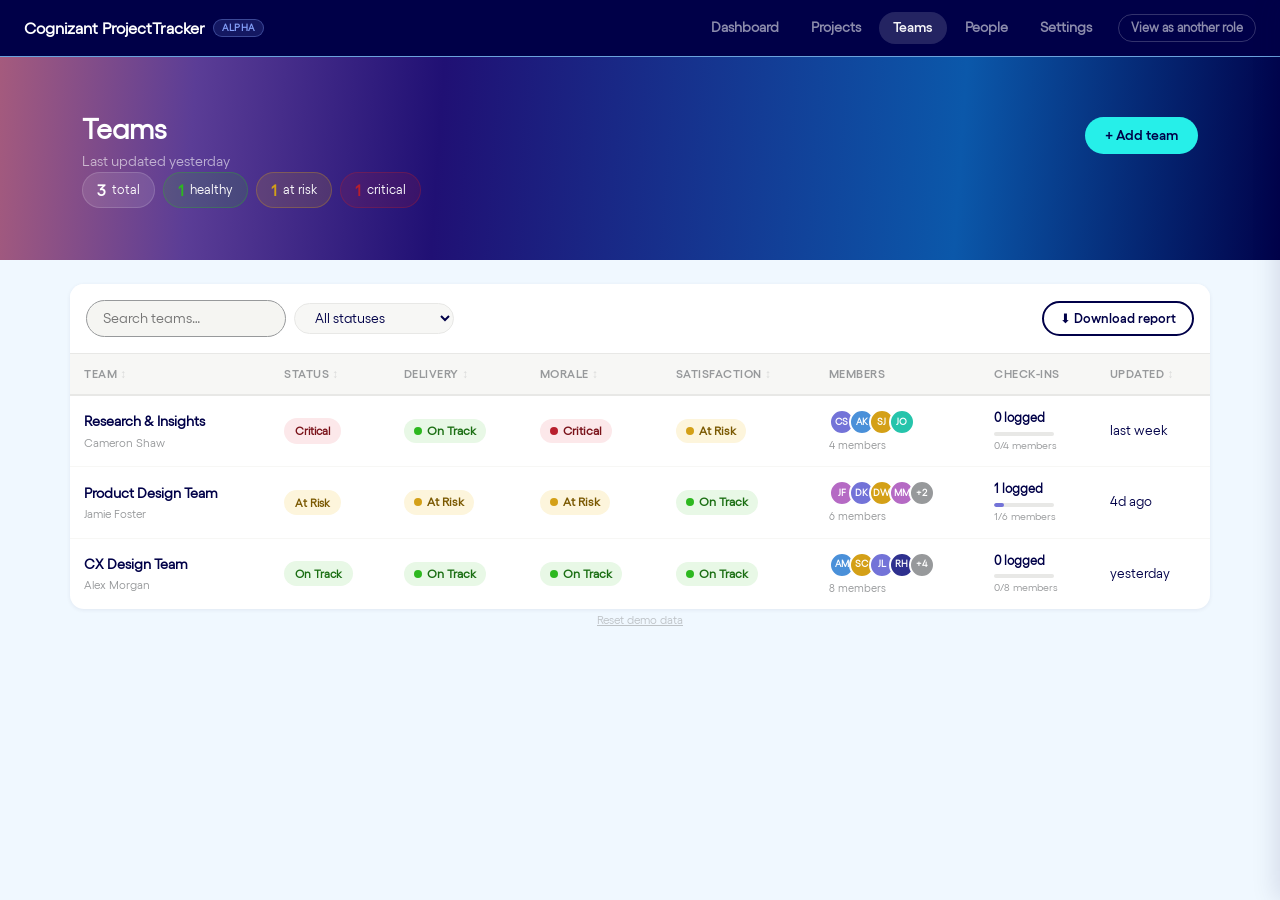
<file: teams.html>
<!DOCTYPE html>
<html lang="en">
<head>
  <meta charset="UTF-8">
  <meta name="viewport" content="width=device-width, initial-scale=1.0">
  <title>Teams – Cognizant Project Health</title>
  <link href="vendor/bootstrap.min.css" rel="stylesheet">
   <link rel="stylesheet" href="cognizant-framework.css">
  <link rel="stylesheet" href="styles.css">
</head>
<body>

  <!-- Navbar -->
  <nav class="cog-nav">
    <a class="cog-brand" href="dashboard.html">
      Cognizant ProjectTracker
      <span class="alpha-pill">Alpha</span>
    </a>
    <button class="mobile-nav-toggle" type="button" aria-label="Open navigation" aria-expanded="false" onclick="toggleMobileNav(this)">
      <span></span><span></span><span></span>
    </button>
    <div class="nav-links d-none d-sm-flex">
      <a href="dashboard.html" class="nav-lnk">Dashboard</a>
      <a href="projects.html" class="nav-lnk">Projects</a>
      <a href="teams.html"    class="nav-lnk active">Teams</a>
      <a href="people.html"  class="nav-lnk">People</a>
      <a href="settings.html" class="nav-lnk">Settings</a>
      <a href="index.html"   class="nav-ghost">View as another role</a>

    </div>
  </nav>

  <!-- Page header -->
  <div class="page-header">
    <div class="container py-4">
      <div class="d-flex align-items-start justify-content-between flex-wrap gap-3">
        <div>
          <h1 style="font-size:1.75rem;font-weight:800;margin:0 0 0.25rem;">Teams</h1>
          <p class="mb-0" style="opacity: 0.6; font-size: 0.88rem;">
            <span id="lastUpdatedLabel"></span>
          </p>
          <div class="d-flex gap-2 flex-wrap" id="statChips"></div>
        </div>
        <button class="btn-add mt-1" onclick="openAddModal()">+ Add team</button>
      </div>
    </div>
  </div>

  <!-- Toolbar + Table -->
  <div class="container mt-4 table-card" style="border-radius: 14px; padding-left: 0px !important; padding-right: 0px !important;">
  <div class="toolbar">
    <div class="d-flex gap-2 flex-wrap align-items-center">
      <input type="text" id="searchInput" placeholder="Search teams…" oninput="renderTable()">
      <select id="statusFilter" onchange="renderTable()" style="border-radius:50px;padding:0.4rem 1rem;font-size:0.85rem;border:1px solid var(--grey-light);background:var(--grey-very-light);">
        <option value="">All statuses</option>
        <option value="on-track">On Track</option>
        <option value="at-risk">At Risk</option>
        <option value="critical">Critical</option>
      </select>
    </div>
    <button class="btn-export" onclick="exportCSV()">⬇ Download report</button>
  </div>

  <!-- Table -->
  <div class="">
    <table class="tbl responsive-entity-table team-table">
      <thead>
        <tr>
          <th scope="col" tabindex="0" role="button" onclick="setSort('name')"         id="th-name">Team <span class="sort-arrow"></span></th>
          <th scope="col" tabindex="0" role="button" onclick="setSort('status')"        id="th-status" class="hide-mobile">Status <span class="sort-arrow"></span></th>
          <th scope="col" tabindex="0" role="button" onclick="setSort('delivery')"      id="th-delivery" class="hide-mobile">Delivery <span class="sort-arrow"></span></th>
          <th scope="col" tabindex="0" role="button" onclick="setSort('morale')"        id="th-morale" class="hide-mobile">Morale <span class="sort-arrow"></span></th>
          <th scope="col" tabindex="0" role="button" onclick="setSort('satisfaction')"  id="th-satisfaction" class="hide-mobile">Satisfaction <span class="sort-arrow"></span></th>
          <th scope="col" class="no-sort" id="th-members">Members</th>
          <th scope="col" class="no-sort hide-mobile" id="th-checkins">Check-ins</th>
          <th scope="col" tabindex="0" role="button" onclick="setSort('updated')"       id="th-updated">Updated <span class="sort-arrow"></span></th>
        </tr>
      </thead>
      <tbody id="tableBody"></tbody>
    </table>
    <div id="emptyState" style="display:none;" class="empty-state">
      <svg width="44" height="44" fill="none" viewBox="0 0 24 24" stroke="currentColor" stroke-width="1.5"><path stroke-linecap="round" stroke-linejoin="round" d="M21 21l-4.35-4.35M17 11A6 6 0 1 1 5 11a6 6 0 0 1 12 0z"/></svg>
      <p class="mb-1 fw-bold">No teams found</p>
      <p style="font-size:0.85rem;">Try adjusting your search or filter, or add a new team.</p>
      <div class="d-flex justify-content-center gap-2 mt-2">
        <button class="btn-sm-outline" onclick="clearFilters()">Clear filters</button>
        <button class="btn-primary-action" style="padding:0.25rem 1rem;font-size:0.8rem;border-radius:50px;border:none;" onclick="openAddModal()">Add team</button>
      </div>
    </div>
  </div>
</div>

  <!-- Drawer backdrop -->
  <div class="drawer-backdrop" id="drawerBackdrop" onclick="closeDrawer()"></div>

  <!-- Side drawer -->
  <div class="drawer" id="drawer" role="dialog" aria-modal="true" aria-labelledby="drawerTitle" tabindex="-1">
    <div class="drawer-header">
      <div>
        <div class="drawer-title" id="drawerTitle">—</div>
        <div id="drawerBadge"></div>
      </div>
      <button class="drawer-close" onclick="closeDrawer()" aria-label="Close">✕</button>
    </div>
    <div class="drawer-body" id="drawerBody"></div>
    <div class="drawer-footer" style="justify-content: space-between;">
      <button id="drawerDeleteBtn" title="Delete" style="background:transparent; border:none; padding:4px; color:var(--grey-dark); cursor:pointer;">
        <svg width="18" height="18" fill="none" viewBox="0 0 24 24" stroke="currentColor" stroke-width="2"><path stroke-linecap="round" stroke-linejoin="round" d="M19 7l-.867 12.142A2 2 0 0116.138 21H7.862a2 2 0 01-1.995-1.858L5 7m5 4v6m4-6v6m1-10V4a1 1 0 00-1-1h-4a1 1 0 00-1 1v3M4 7h16"/></svg>
      </button>
      <button class="btn-sm-solid" id="drawerUpdateBtn">Submit update</button>
    </div>
  </div>


  <!-- Add / Edit / Check-in modals are injected by ui-modals.js -->

  <!-- Autocomplete suggestions for "Name" fields — populated from existing people -->
  <datalist id="knownPeopleList"></datalist>

  <div id="toast"></div>
  <div class="mb-5 pb-3 text-center">
    <button onclick="resetDemoData()" style="background:none;border:none;font-size:0.72rem;color:var(--grey-dark);cursor:pointer;opacity:0.55;text-decoration:underline;">Reset demo data</button>
  </div>

  <script src="vendor/bootstrap.bundle.min.js"></script>

  <script src="app-data.js"></script>
  <script src="ui-modals.js"></script>
<script>injectListPageModals({ entity:"team", entityCap:"Team", peopleLabel:"Members", personWord:"member", namePlaceholder:"e.g. Service Design Team", leadPlaceholder:"e.g. Jamie Foster" });</script>
<script src="scripts-teams.js"></script>
</body>
</html>
</file>
<file: cognizant-framework.css>
@charset "utf-8";

    body {
      -webkit-font-feature-settings: "ss01";
      font-feature-settings: "ss01";
      -webkit-font-smoothing: antialiased;
      overflow-x: hidden;
      word-break: break-word;
      font-size: 16px;
    }

    button {
      -webkit-font-feature-settings: "ss01";
      font-feature-settings: "ss01"
    }

    .cog-container {
      margin: 0 auto;
      max-width: 75pc
    }

    .cog-image-logo .cmp-image__link {
      padding: 0
    }

    .cog-image-logo .cmp-image__link img {
      max-width: 250px;
      width: 100%
    }

    iframe {
      border: none;
      min-width: 100%
    }

    .gutter-space {
      padding: 0 .5rem
    }

    .primary-menu li a {
      color: #000048
    }

    .primary-menu li a:hover {
      color: #2f78c4
    }

    :focus,
    :focus-visible {
      outline-color: var(--link-color);
      outline-offset: .2rem;
      outline-width: 2px
    }

    .btn-close {
      position: absolute;
      right: .5rem;
      top: -5px
    }

    .list-style-none {
      list-style: none
    }

    .inpage-btn-close {
      cursor: pointer;
      right: .5rem
    }

    .inpage-btn-close:hover {
      color: #6aa2dc !important
    }

    .maximum-lines {
      -webkit-box-orient: vertical;
      display: -webkit-box;
      overflow: hidden;
      text-overflow: ellipsis
    }

    .maximum-lines--1 {
      -webkit-line-clamp: 1;
      line-clamp: 1
    }

    .maximum-lines--1-with-height {
      height: 1.3em
    }

    .maximum-lines--2 {
      -webkit-line-clamp: 2;
      line-clamp: 2
    }

    .maximum-lines--2-with-height {
      height: 2.6em
    }

    .maximum-lines--3 {
      -webkit-line-clamp: 3;
      line-clamp: 3
    }

    .maximum-lines--3-with-height {
      height: 3.9em
    }

    .maximum-lines--4 {
      -webkit-line-clamp: 4;
      line-clamp: 4
    }

    .maximum-lines--4-with-height {
      height: 5.2em
    }

    .maximum-lines--5 {
      -webkit-line-clamp: 5;
      line-clamp: 5
    }

    .maximum-lines--5-with-height {
      height: 6.5em
    }

    .maximum-lines--6 {
      -webkit-line-clamp: 6;
      line-clamp: 6
    }

    .maximum-lines--6-with-height {
      height: 7.8em
    }

    .maximum-lines--7 {
      -webkit-line-clamp: 7;
      line-clamp: 7
    }

    .maximum-lines--7-with-height {
      height: 9.1em
    }

    .maximum-lines--8 {
      -webkit-line-clamp: 8;
      line-clamp: 8
    }

    .maximum-lines--8-with-height {
      height: 10.4em
    }

    .maximum-lines--9 {
      -webkit-line-clamp: 9;
      line-clamp: 9
    }

    .maximum-lines--9-with-height {
      height: 11.7em
    }

    .maximum-lines--10 {
      -webkit-line-clamp: 10;
      line-clamp: 10
    }

    .maximum-lines--10-with-height {
      height: 13em
    }

    ol,
    ul {
      padding-left: 1.25rem
    }

    .text table {
      border: 1px hidden #97999b;
      border-bottom: 0;
      border-collapse: collapse;
      -webkit-box-shadow: 0 0 0 1px #97999b;
      box-shadow: 0 0 0 1px #97999b
    }

    .text table tr {
      background-color: #fff
    }

    .text table tr:nth-child(2n) {
      background-color: #f5f5f2
    }

    .text table tr:nth-child(odd) td,
    .text table tr:nth-child(odd) th {
      border-bottom: 1px solid #97999b
    }

    .text table tr:last-child td,
    .text table tr:last-child th {
      border-bottom: none
    }

    .text table td,
    .text table th {
      padding: 8px
    }

    .text table td+td,
    .text table td+th,
    .text table th+td,
    .text table th+th {
      border-left: 1px solid #97999b
    }

    form .cmp-form-text,
    form .drop-down select {
      margin-bottom: 1rem
    }

    form .checkbox-item label,
    form .cmp-form-text {
      position: relative
    }

    form label {
      left: 0;
      padding-left: 1rem;
      padding-top: .8rem;
      position: absolute;
      top: 0;
      -webkit-transition: all .2s;
      transition: all .2s
    }

    form input:not([type=checkbox]),
    form textarea {
      background: #f5f5f2;
      border: .05rem solid #97999b;
      border-radius: .5rem;
      color: #000048;
      padding: .85rem .5rem .85rem 1rem;
      width: 100%
    }

    form input:not([type=checkbox])::-webkit-input-placeholder,
    form textarea::-webkit-input-placeholder {
      opacity: 0
    }

    form input:not([type=checkbox])::-moz-placeholder,
    form textarea::-moz-placeholder {
      opacity: 0
    }

    form input:not([type=checkbox]):-ms-input-placeholder,
    form textarea:-ms-input-placeholder {
      opacity: 0
    }

    form input:not([type=checkbox])::-ms-input-placeholder,
    form textarea::-ms-input-placeholder {
      opacity: 0
    }

    form input:not([type=checkbox])::placeholder,
    form textarea::placeholder {
      opacity: 0
    }

    form input:not([type=checkbox])~label,
    form textarea~label {
      color: #000048
    }

    form input:not([type=checkbox]):not(:-moz-placeholder-shown),
    form textarea:not(:-moz-placeholder-shown) {
      padding-bottom: .6rem;
      padding-top: 1.1rem
    }

    form input:not([type=checkbox]):not(:-ms-input-placeholder),
    form textarea:not(:-ms-input-placeholder) {
      padding-bottom: .6rem;
      padding-top: 1.1rem
    }

    form input:not([type=checkbox]):focus,
    form input:not([type=checkbox]):not(:placeholder-shown),
    form textarea:focus,
    form textarea:not(:placeholder-shown) {
      padding-bottom: .6rem;
      padding-top: 1.1rem
    }

    form input:not([type=checkbox]):not(:-moz-placeholder-shown)~label,
    form textarea:not(:-moz-placeholder-shown)~label {
      cursor: text;
      opacity: .65;
      padding-left: 1.5rem;
      padding-top: .1rem;
      transform: scale(.65) translateY(15%);
      transform-origin: top left;
      -moz-transition: all .2s;
      transition: all .2s
    }

    form input:not([type=checkbox]):not(:-ms-input-placeholder)~label,
    form textarea:not(:-ms-input-placeholder)~label {
      cursor: text;
      opacity: .65;
      padding-left: 1.5rem;
      padding-top: .1rem;
      transform: scale(.65) translateY(15%);
      transform-origin: top left;
      -ms-transition: all .2s;
      transition: all .2s
    }

    form input:not([type=checkbox]):focus~label,
    form input:not([type=checkbox]):not(:placeholder-shown)~label,
    form textarea:focus~label,
    form textarea:not(:placeholder-shown)~label {
      cursor: text;
      opacity: .65;
      padding-left: 1.5rem;
      padding-top: .1rem;
      -webkit-transform: scale(.65) translateY(15%);
      transform: scale(.65) translateY(15%);
      -webkit-transform-origin: top left;
      transform-origin: top left;
      -webkit-transition: all .2s;
      transition: all .2s
    }

    form input:not([type=checkbox]):focus,
    form textarea:focus {
      background: #f5f5f2;
      border-color: #97bce2;
      -webkit-box-shadow: 0 0 0 .125rem #2f78c4;
      box-shadow: 0 0 0 .125rem #2f78c4;
      outline: 0;
      -webkit-transition: border-color .25s ease-in-out, -webkit-box-shadow .5s;
      transition: border-color .25s ease-in-out, -webkit-box-shadow .5s;
      transition: box-shadow .5s, border-color .25s ease-in-out;
      transition: box-shadow .5s, border-color .25s ease-in-out, -webkit-box-shadow .5s
    }

    form input:not([type=checkbox]):focus::-webkit-input-placeholder,
    form textarea:focus::-webkit-input-placeholder {
      color: #53565a;
      opacity: 1;
      -webkit-transition: all .2s;
      transition: all .2s
    }

    form input:not([type=checkbox]):focus::-moz-placeholder,
    form textarea:focus::-moz-placeholder {
      color: #53565a;
      opacity: 1;
      -moz-transition: all .2s;
      transition: all .2s
    }

    form input:not([type=checkbox]):focus:-ms-input-placeholder,
    form textarea:focus:-ms-input-placeholder {
      color: #53565a;
      opacity: 1;
      -ms-transition: all .2s;
      transition: all .2s
    }

    form input:not([type=checkbox]):focus::-ms-input-placeholder,
    form textarea:focus::-ms-input-placeholder {
      color: #53565a;
      opacity: 1;
      -ms-transition: all .2s;
      transition: all .2s
    }

    form input:not([type=checkbox]):focus::placeholder,
    form textarea:focus::placeholder {
      color: #53565a;
      opacity: 1;
      -webkit-transition: all .2s;
      transition: all .2s
    }

    form input.date-field {
      display: inline-block;
      font-size: 1rem;
      height: 3.067rem;
      line-height: 1.3rem;
      width: 100%
    }

    form input.date-field::-webkit-date-and-time-value {
      text-align: left
    }

    form input.date-field::-webkit-calendar-picker-indicator {
      background: transparent
    }

    form input.date-field,
    form input.date-field:focus {
      background: #f5f5f2 url('data:image/svg+xml,<svg xmlns="http://www.w3.org/2000/svg" width="33" height="18" viewBox="0 0 33 24"><path fill="%23000048" d="M20 3h-1V1h-2v2H7V1H5v2H4c-1.1 0-2 .9-2 2v16c0 1.1.9 2 2 2h16c1.1 0 2-.9 2-2V5c0-1.1-.9-2-2-2zm0 18H4V8h16v13z"/></svg>') no-repeat right .2rem bottom 45%
    }

    @-moz-document url-prefix() {

      form input.date-field,
      form input.date-field:focus {
        background: #f5f5f2 url('data:image/svg+xml,<svg xmlns="http://www.w3.org/2000/svg" width="33" height="18" viewBox="0 0 33 24"><path fill="%23000048" d="M20 3h-1V1h-2v2H7V1H5v2H4c-1.1 0-2 .9-2 2v16c0 1.1.9 2 2 2h16c1.1 0 2-.9 2-2V5c0-1.1-.9-2-2-2zm0 18H4V8h16v13z"/></svg>') no-repeat right .2rem bottom 38%
      }
    }

    form textarea {
      height: 10rem
    }

    form input[type=checkbox].checkbox {
      -webkit-box-sizing: border-box;
      box-sizing: border-box;
      cursor: pointer;
      line-height: 1.15;
      margin: 0 .5rem 0 0;
      padding: 0;
      position: relative
    }

    form input[type=checkbox].checkbox:before {
      border-color: #fff;
      border-style: none none solid solid;
      border-width: 2px;
      content: "";
      height: 6px;
      left: 2px;
      position: absolute;
      top: 2px;
      -webkit-transform: rotate(-45deg) scale(0);
      transform: rotate(-45deg) scale(0);
      -webkit-transition: -webkit-transform .4s cubic-bezier(.45, 1.8, .5, .75);
      transition: -webkit-transform .4s cubic-bezier(.45, 1.8, .5, .75);
      transition: transform .4s cubic-bezier(.45, 1.8, .5, .75);
      transition: transform .4s cubic-bezier(.45, 1.8, .5, .75), -webkit-transform .4s cubic-bezier(.45, 1.8, .5, .75);
      width: 9pt;
      z-index: 1
    }

    form input[type=checkbox].checkbox:checked:before {
      -webkit-transform: rotate(-45deg) scale(1);
      transform: rotate(-45deg) scale(1)
    }

    form input[type=checkbox].checkbox:checked:after {
      background: #2f78c4;
      border-color: #2f78c4
    }

    form input[type=checkbox].checkbox:after {
      background: #fff;
      border: .12rem solid #6aa2dc;
      border-radius: .2rem;
      -webkit-box-shadow: inset 0 1px 2px rgba(0, 0, 72, .2);
      box-shadow: inset 0 1px 2px rgba(0, 0, 72, .2);
      content: "";
      cursor: pointer;
      height: 20px;
      left: -2px;
      position: absolute;
      top: -4px;
      width: 20px
    }

    .was-validated input:not([type=checkbox]):invalid:not(:focus) {
      background: #fceef0;
      border-color: #b81f2d
    }

    .was-validated input:not([type=checkbox]):invalid:not(:focus)~label {
      color: #b81f2d;
      opacity: 1
    }

    .was-validated input.date-field:invalid:not(:focus) {
      background: #fceef0 url('data:image/svg+xml,<svg xmlns="http://www.w3.org/2000/svg" width="33" height="18" viewBox="0 0 33 24"><path fill="%23b81f2d" d="M20 3h-1V1h-2v2H7V1H5v2H4c-1.1 0-2 .9-2 2v16c0 1.1.9 2 2 2h16c1.1 0 2-.9 2-2V5c0-1.1-.9-2-2-2zm0 18H4V8h16v13z"/></svg>') no-repeat right .2rem bottom 45%
    }

    .was-validated input.date-field:invalid:not(:focus)::-webkit-calendar-picker-indicator {
      background: transparent
    }

    @-moz-document url-prefix() {
      .was-validated input.date-field:invalid:not(:focus) {
        background: #fceef0 url('data:image/svg+xml,<svg xmlns="http://www.w3.org/2000/svg" width="33" height="18" viewBox="0 0 33 24"><path fill="%23b81f2d" d="M20 3h-1V1h-2v2H7V1H5v2H4c-1.1 0-2 .9-2 2v16c0 1.1.9 2 2 2h16c1.1 0 2-.9 2-2V5c0-1.1-.9-2-2-2zm0 18H4V8h16v13z"/></svg>') no-repeat right .2rem bottom 38%
      }
    }

    .was-validated input:not([type=checkbox]):invalid:focus {
      border-color: #b81f2d;
      -webkit-box-shadow: 0 0 0 .125rem #b81f2d;
      box-shadow: 0 0 0 .125rem #b81f2d
    }

    .was-validated select.form-control:invalid {
      border-color: transparent
    }

    .was-validated select.form-control:invalid:not(:focus) {
      background: #fceef0 url("data:image/svg+xml,%3Csvg xmlns='http://www.w3.org/2000/svg' width='20' height='20' viewBox='0 0 24 24'%3E%3Ctitle%3Earrow-down%3C/title%3E%3Cpath d='M0 5.5v-.2c.1-.2.3-.3.5-.3h23c.2 0 .4.1.5.3 0 .2 0 .4-.1.5l-11.5 13c-.1.1-.2.2-.4.2s-.3-.1-.4-.2L.1 5.8C0 5.7 0 5.6 0 5.5zm22.4.5H1.6L12 17.7 22.4 6z' fill='%23b81f2d' stroke='%23b81f2d' stroke-width='1'/%3E%3C/svg%3E") no-repeat right 1rem bottom 45%;
      border-color: #b81f2d;
      color: #b81f2d
    }

    .was-validated select.form-control:invalid:focus {
      border-color: #b81f2d;
      -webkit-box-shadow: 0 0 0 .125rem #b81f2d;
      box-shadow: 0 0 0 .125rem #b81f2d;
      outline: 0
    }

    .was-validated select~.invalid-feedback {
      margin-bottom: 1rem
    }

    .was-validated input[type=checkbox]:invalid.checkbox:not(:focus):after {
      background: #fceef0;
      border: .05rem solid #b81f2d
    }

    .was-validated input[type=checkbox]:invalid.checkbox:focus:after {
      border-color: #b81f2d;
      -webkit-box-shadow: 0 0 0 .04rem #b81f2d;
      box-shadow: 0 0 0 .04rem #b81f2d
    }

    .was-validated .invalid-feedback {
      font-size: .8rem;
      margin-top: .75rem
    }

    @media(hover:none), (pointer:coarse) {
      .d-touch-inline-block {
        display: inline-block !important
      }

      .d-touch-inline-flex {
        display: -webkit-inline-box !important;
        display: -ms-inline-flexbox !important;
        display: inline-flex !important
      }

      .d-touch-none {
        display: none !important
      }

      .d-touch-block {
        display: block !important
      }
    }

    .root.container {
      overflow-x: clip
    }

    .modal-video-carousal .swiper-wrapper {
      padding: 2rem 0
    }

    .modal-video-carousal.hide-swiper-pagination .swiper-pagination {
      display: none
    }

    .modal-video-carousal .btn-close.close {
      z-index: 1
    }

    .flex-equalheight .cmp-container,
    .flex-equalheight .cmp-container-full {
      -webkit-box-orient: vertical;
      -webkit-box-direction: normal;
      display: -webkit-box;
      display: -ms-flexbox;
      display: flex;
      -ms-flex-direction: column;
      flex-direction: column;
      height: 100%
    }

    .flex-equalheight .cog-container {
      -webkit-box-flex: 0;
      display: -webkit-box;
      display: -ms-flexbox;
      display: flex;
      -ms-flex: 0 0 100%;
      flex: 0 0 100%;
      -ms-flex-wrap: wrap;
      flex-wrap: wrap;
      justify-items: stretch
    }

    .flex-equalheight .image .cmp-image {
      -webkit-box-align: stretch;
      -ms-flex-align: stretch;
      align-items: stretch;
      display: -webkit-box;
      display: -ms-flexbox;
      display: flex;
      height: 100%
    }

    .flex-equalheight .image .cmp-image img {
      max-inline-size: unset;
      -o-object-fit: cover;
      object-fit: cover
    }

    .equalize-container .container {
      -webkit-box-flex: 1;
      -ms-flex-positive: 1;
      flex-grow: 1
    }

    .equalize-container .image .cmp-image {
      overflow: clip
    }

    .equalize-container .image .cmp-image .cmp-image__image {
      height: 100%
    }

    .title.h1 h1.cmp-title__text {
      font-size: 4.2rem
    }

    .title.h2 h1.cmp-title__text {
      font-size: 3.15rem
    }

    .title.h3 h1.cmp-title__text {
      font-size: 2.35rem
    }

    .title.h4 h1.cmp-title__text {
      font-size: 1.8rem;
      font-weight: 300
    }

    .title.h5 h1.cmp-title__text {
      font-size: 1.35rem;
      font-weight: 400
    }

    .title.h6 h1.cmp-title__text {
      -webkit-font-feature-settings: "ss01";
      font-feature-settings: "ss01";
      font-size: 1rem
    }

    .eds-label {
      background-color: #2e308e;
      border-radius: .5rem;
      color: #fff;
      font-size: .75rem;
      margin-left: .25rem !important;
      padding: .25rem .5rem !important;
      word-break: normal
    }

    @media(min-width:1024px) {
      .safari-browser .ctscontainerwidthcontrol.bg-fixed .cmp-container-full:before {
        background-image: inherit;
        background-position: inherit;
        background-repeat: inherit;
        background-size: inherit;
        content: "";
        inset: 0;
        position: fixed;
        z-index: -1
      }

      .safari-browser .ctscontainerwidthcontrol.bg-fixed .cmp-container-full:not(:has(.modal.show)) {
        background-attachment: scroll !important;
        -webkit-clip-path: inset(0);
        clip-path: inset(0);
        position: relative
      }
    }

    @media(hover:none), (pointer:coarse) {
      .safari-browser .ctscontainerwidthcontrol.bg-fixed .cmp-container-full:before {
        content: unset !important
      }

      .safari-browser .ctscontainerwidthcontrol.bg-fixed .cmp-container-full {
        background-attachment: scroll !important;
        -webkit-clip-path: unset;
        clip-path: unset;
        position: unset
      }
    }

    .grecaptcha-badge {
      visibility: hidden
    }

    .eds-indicator {
      background-color: #b81f2d;
      border-radius: 15px;
      color: #fff;
      font-size: 1.25rem;
      font-weight: 600;
      left: 5px;
      padding: 25px 25px 2px;
      position: fixed;
      top: -27px;
      z-index: 1000
    }

    .bg-gray-dark,
    .bg-gray-dark.card,
    .teaser:not(.bg-primary-85).bg-gray-dark .cmp-teaser {
      --heading-color: #fff;
      --link-color: #26efe9;
      --link-hover-color: #c9fbfa;
      background-color: #53565a;
      color: #fff
    }

    .bg-gray-medium,
    .bg-gray-medium.card,
    .teaser:not(.bg-primary-85).bg-gray-medium .cmp-teaser {
      --heading-color: #000048;
      --link-color: #000048;
      --link-hover-color: rgba(0, 0, 72, .5);
      background-color: #97999b;
      color: #000048
    }

    .bg-gray-light,
    .bg-gray-light.card,
    .teaser:not(.bg-primary-85).bg-gray-light .cmp-teaser {
      --heading-color: #2f78c4;
      --link-color: #000048;
      --link-hover-color: rgba(0, 0, 72, .5);
      background-color: #d0d0ce;
      color: #000048
    }

    .bg-gray-lighter,
    .bg-gray-lighter.card,
    .teaser:not(.bg-primary-85).bg-gray-lighter .cmp-teaser {
      --heading-color: #2f78c4;
      --link-color: #2f78c4;
      --link-hover-color: #000048;
      background-color: #e8e8e6;
      color: #000048
    }

    .bg-gray-lightest,
    .bg-gray-lightest.card,
    .teaser:not(.bg-primary-85).bg-gray-lightest .cmp-teaser {
      --heading-color: #2f78c4;
      --link-color: #2f78c4;
      --link-hover-color: #000048;
      background-color: #f5f5f2;
      color: #000048
    }

    .bg-accent1-light,
    .bg-accent1-light.card,
    .teaser:not(.bg-primary-85).bg-accent1-light .cmp-teaser {
      --heading-color: #000048;
      --link-color: #000048;
      --link-hover-color: rgba(0, 0, 72, .5);
      background-color: #85a0f9;
      color: #000048
    }

    .bg-accent1-medium,
    .bg-accent1-medium.card,
    .teaser:not(.bg-primary-85).bg-accent1-medium .cmp-teaser {
      --heading-color: #000048;
      --link-color: #000048;
      --link-hover-color: rgba(0, 0, 72, .5);
      background-color: #7373d8;
      color: #000048
    }

    .bg-accent1-dark,
    .bg-accent1-dark.card,
    .teaser:not(.bg-primary-85).bg-accent1-dark .cmp-teaser {
      --heading-color: #fff;
      --link-color: #26efe9;
      --link-hover-color: #c9fbfa;
      background-color: #2e308e;
      color: #fff
    }

    .bg-accent2-light,
    .bg-accent2-light.card,
    .teaser:not(.bg-primary-85).bg-accent2-light .cmp-teaser {
      --heading-color: #000048;
      --link-color: #000048;
      --link-hover-color: rgba(0, 0, 72, .5);
      background-color: #92bbe6;
      color: #000048
    }

    .bg-accent2-medium,
    .bg-accent2-medium.card,
    .teaser:not(.bg-primary-85).bg-accent2-medium .cmp-teaser {
      --heading-color: #000048;
      --link-color: #000048;
      --link-hover-color: rgba(0, 0, 72, .5);
      background-color: #6aa2dc;
      color: #000048
    }

    .bg-accent2-dark,
    .bg-accent2-dark.card,
    .teaser:not(.bg-primary-85).bg-accent2-dark .cmp-teaser {
      --heading-color: #fff;
      --link-color: #26efe9;
      --link-hover-color: #c9fbfa;
      background-color: #2f78c4;
      color: #fff
    }

    .bg-primary,
    .bg-primary.card,
    .teaser:not(.bg-primary-85).bg-primary .cmp-teaser {
      --heading-color: #fff;
      --link-color: #26efe9;
      --link-hover-color: #c9fbfa;
      background-color: #000048;
      color: #fff
    }

    .bg-primary-30,
    .bg-primary-30.card,
    .teaser:not(.bg-primary-85).bg-primary-30 .cmp-teaser {
      --heading-color: #fff;
      --link-color: #26efe9;
      --link-hover-color: #c9fbfa;
      background-color: rgba(0, 0, 72, .3);
      color: #fff
    }

    .bg-primary-60,
    .bg-primary-60.card,
    .teaser:not(.bg-primary-85).bg-primary-60 .cmp-teaser {
      --heading-color: #fff;
      --link-color: #26efe9;
      --link-hover-color: #c9fbfa;
      background-color: rgba(0, 0, 72, .6);
      color: #fff
    }

    .bg-primary-85,
    .bg-primary-85.card,
    .teaser:not(.bg-primary-85).bg-primary-85 .cmp-teaser {
      --heading-color: #fff;
      --link-color: #26efe9;
      --link-hover-color: #c9fbfa;
      background-color: rgba(0, 0, 72, .85);
      color: #fff
    }

    .bg-white-85,
    .bg-white-85.card,
    .teaser:not(.bg-primary-85).bg-white-85 .cmp-teaser {
      --heading-color: #2f78c4;
      --link-color: #2f78c4;
      --link-hover-color: #000048;
      background-color: hsla(0, 0%, 100%, .85);
      color: #000048
    }

    .bg-white-60,
    .bg-white-60.card,
    .teaser:not(.bg-primary-85).bg-white-60 .cmp-teaser {
      --heading-color: #2f78c4;
      --link-color: #2f78c4;
      --link-hover-color: #000048;
      background-color: hsla(0, 0%, 100%, .6);
      color: #000048
    }

    .bg-white-30,
    .bg-white-30.card,
    .teaser:not(.bg-primary-85).bg-white-30 .cmp-teaser {
      --heading-color: #2f78c4;
      --link-color: #2f78c4;
      --link-hover-color: #000048;
      background-color: hsla(0, 0%, 100%, .3);
      color: #000048
    }

    .bg-white,
    .bg-white.card,
    .teaser:not(.bg-primary-85).bg-white .cmp-teaser {
      --heading-color: #2f78c4;
      --link-color: #2f78c4;
      --link-hover-color: #000048;
      background-color: #fff;
      color: #000048
    }

    .bg-pink,
    .bg-pink.card,
    .teaser:not(.bg-primary-85).bg-pink .cmp-teaser {
      --heading-color: #000048;
      --link-color: #000048;
      --link-hover-color: rgba(0, 0, 72, .5);
      background-color: #f221b8;
      color: #000048
    }

    .bg-steps,
    .bg-steps.card,
    .teaser:not(.bg-primary-85).bg-steps .cmp-teaser {
      background-color: #000048
    }

    .bg-color-dark,
    .bg-color-dark.card,
    .bg-steps,
    .bg-steps.card,
    .teaser:not(.bg-primary-85).bg-color-dark .cmp-teaser,
    .teaser:not(.bg-primary-85).bg-steps .cmp-teaser {
      --heading-color: #fff;
      --link-color: #26efe9;
      --link-hover-color: #c9fbfa;
      color: #fff
    }

    .bg-color-light,
    .bg-color-light.card,
    .teaser:not(.bg-primary-85).bg-color-light .cmp-teaser {
      --heading-color: #2f78c4;
      --link-color: #2f78c4;
      --link-hover-color: #000048;
      color: #000048
    }

    .bg-color-medium,
    .bg-color-medium.card,
    .teaser:not(.bg-primary-85).bg-color-medium .cmp-teaser {
      --heading-color: #000048;
      --link-color: #000048;
      --link-hover-color: rgba(0, 0, 72, .5);
      color: #000048
    }

    .bg-transparent {
      background: transparent !important
    }

    .bg-none {
      background: none !important
    }

    .bg-no-repeat {
      background-repeat: no-repeat !important
    }

    .bg-fixed,
    .bg-fixed .cmp-container,
    .bg-fixed .cmp-container-full {
      background-attachment: scroll !important
    }

    .bg-fixed .cmp-container,
    .bg-fixed .cmp-container-full {
      background-position: 50%
    }

    @media(min-width:1024px) {

      .bg-fixed,
      .bg-fixed .cmp-container,
      .bg-fixed .cmp-container-full {
        background-attachment: fixed !important
      }
    }

    @media only screen and (max-device-width:1024px)and (-webkit-min-device-pixel-ratio:2)and (orientation:landscape) {

      .bg-fixed,
      .bg-fixed .cmp-container,
      .bg-fixed .cmp-container-full {
        background-attachment: scroll !important
      }
    }

    @media(hover:none), (pointer:coarse) {

      .bg-fixed,
      .bg-fixed .cmp-container,
      .bg-fixed .cmp-container-full {
        background-attachment: scroll !important
      }
    }

    .bd-grd-theme-1-1 {
      -o-border-image: linear-gradient(35deg, #2d2d8f 10%, #006fba 50%, #21fceb 94%) 1;
      border-image: linear-gradient(35deg, #2d2d8f 10%, #006fba 50%, #21fceb 94%) 1;
      border-style: solid;
      border-width: 1px
    }

    .bd-grd-theme-2-1 {
      -o-border-image: linear-gradient(35deg, #010065 15%, #d43635 65%, #f3c9ce) 1;
      border-image: linear-gradient(35deg, #010065 15%, #d43635 65%, #f3c9ce) 1;
      border-style: solid;
      border-width: 1px
    }

    .bd-grd-theme-3-1 {
      -o-border-image: linear-gradient(35deg, #5e93ef 10%, #c7ed88 65%, #eee2a0 85%, #efe34a) 1;
      border-image: linear-gradient(35deg, #5e93ef 10%, #c7ed88 65%, #eee2a0 85%, #efe34a) 1;
      border-style: solid;
      border-width: 1px
    }

    .bd-grd-theme-1-2 {
      -o-border-image: linear-gradient(35deg, #2d2d8f 10%, #006fba 50%, #21fceb 94%) 1;
      border-image: linear-gradient(35deg, #2d2d8f 10%, #006fba 50%, #21fceb 94%) 1;
      border-style: solid;
      border-width: 2px
    }

    .bd-grd-theme-2-2 {
      -o-border-image: linear-gradient(35deg, #010065 15%, #d43635 65%, #f3c9ce) 1;
      border-image: linear-gradient(35deg, #010065 15%, #d43635 65%, #f3c9ce) 1;
      border-style: solid;
      border-width: 2px
    }

    .bd-grd-theme-3-2 {
      -o-border-image: linear-gradient(35deg, #5e93ef 10%, #c7ed88 65%, #eee2a0 85%, #efe34a) 1;
      border-image: linear-gradient(35deg, #5e93ef 10%, #c7ed88 65%, #eee2a0 85%, #efe34a) 1;
      border-style: solid;
      border-width: 2px
    }

    .bd-grd-theme-1-3 {
      -o-border-image: linear-gradient(35deg, #2d2d8f 10%, #006fba 50%, #21fceb 94%) 1;
      border-image: linear-gradient(35deg, #2d2d8f 10%, #006fba 50%, #21fceb 94%) 1;
      border-style: solid;
      border-width: 3px
    }

    .bd-grd-theme-2-3 {
      -o-border-image: linear-gradient(35deg, #010065 15%, #d43635 65%, #f3c9ce) 1;
      border-image: linear-gradient(35deg, #010065 15%, #d43635 65%, #f3c9ce) 1;
      border-style: solid;
      border-width: 3px
    }

    .bd-grd-theme-3-3 {
      -o-border-image: linear-gradient(35deg, #5e93ef 10%, #c7ed88 65%, #eee2a0 85%, #efe34a) 1;
      border-image: linear-gradient(35deg, #5e93ef 10%, #c7ed88 65%, #eee2a0 85%, #efe34a) 1;
      border-style: solid;
      border-width: 3px
    }

    .bd-grd-theme-1-4 {
      -o-border-image: linear-gradient(35deg, #2d2d8f 10%, #006fba 50%, #21fceb 94%) 1;
      border-image: linear-gradient(35deg, #2d2d8f 10%, #006fba 50%, #21fceb 94%) 1;
      border-style: solid;
      border-width: 4px
    }

    .bd-grd-theme-2-4 {
      -o-border-image: linear-gradient(35deg, #010065 15%, #d43635 65%, #f3c9ce) 1;
      border-image: linear-gradient(35deg, #010065 15%, #d43635 65%, #f3c9ce) 1;
      border-style: solid;
      border-width: 4px
    }

    .bd-grd-theme-3-4 {
      -o-border-image: linear-gradient(35deg, #5e93ef 10%, #c7ed88 65%, #eee2a0 85%, #efe34a) 1;
      border-image: linear-gradient(35deg, #5e93ef 10%, #c7ed88 65%, #eee2a0 85%, #efe34a) 1;
      border-style: solid;
      border-width: 4px
    }

    .bd-t-grd-theme-1-1 {
      border: 0;
      -o-border-image: linear-gradient(35deg, #2d2d8f 10%, #006fba 50%, #21fceb 94%) 1;
      border-image: linear-gradient(35deg, #2d2d8f 10%, #006fba 50%, #21fceb 94%) 1;
      border-top: 1px solid
    }

    .bd-t-grd-theme-2-1 {
      border: 0;
      -o-border-image: linear-gradient(35deg, #010065 15%, #d43635 65%, #f3c9ce) 1;
      border-image: linear-gradient(35deg, #010065 15%, #d43635 65%, #f3c9ce) 1;
      border-top: 1px solid
    }

    .bd-t-grd-theme-3-1 {
      border: 0;
      -o-border-image: linear-gradient(35deg, #5e93ef 10%, #c7ed88 65%, #eee2a0 85%, #efe34a) 1;
      border-image: linear-gradient(35deg, #5e93ef 10%, #c7ed88 65%, #eee2a0 85%, #efe34a) 1;
      border-top: 1px solid
    }

    .bd-r-grd-theme-1-1 {
      border: 0;
      -o-border-image: linear-gradient(35deg, #2d2d8f 10%, #006fba 50%, #21fceb 94%) 1;
      border-image: linear-gradient(35deg, #2d2d8f 10%, #006fba 50%, #21fceb 94%) 1;
      border-right: 1px solid
    }

    .bd-r-grd-theme-2-1 {
      border: 0;
      -o-border-image: linear-gradient(35deg, #010065 15%, #d43635 65%, #f3c9ce) 1;
      border-image: linear-gradient(35deg, #010065 15%, #d43635 65%, #f3c9ce) 1;
      border-right: 1px solid
    }

    .bd-r-grd-theme-3-1 {
      border: 0;
      -o-border-image: linear-gradient(35deg, #5e93ef 10%, #c7ed88 65%, #eee2a0 85%, #efe34a) 1;
      border-image: linear-gradient(35deg, #5e93ef 10%, #c7ed88 65%, #eee2a0 85%, #efe34a) 1;
      border-right: 1px solid
    }

    .bd-b-grd-theme-1-1 {
      border: 0;
      border-bottom: 1px solid;
      -o-border-image: linear-gradient(35deg, #2d2d8f 10%, #006fba 50%, #21fceb 94%) 1;
      border-image: linear-gradient(35deg, #2d2d8f 10%, #006fba 50%, #21fceb 94%) 1
    }

    .bd-b-grd-theme-2-1 {
      border: 0;
      border-bottom: 1px solid;
      -o-border-image: linear-gradient(35deg, #010065 15%, #d43635 65%, #f3c9ce) 1;
      border-image: linear-gradient(35deg, #010065 15%, #d43635 65%, #f3c9ce) 1
    }

    .bd-b-grd-theme-3-1 {
      border: 0;
      border-bottom: 1px solid;
      -o-border-image: linear-gradient(35deg, #5e93ef 10%, #c7ed88 65%, #eee2a0 85%, #efe34a) 1;
      border-image: linear-gradient(35deg, #5e93ef 10%, #c7ed88 65%, #eee2a0 85%, #efe34a) 1
    }

    .bd-l-grd-theme-1-1 {
      border: 0;
      -o-border-image: linear-gradient(35deg, #2d2d8f 10%, #006fba 50%, #21fceb 94%) 1;
      border-image: linear-gradient(35deg, #2d2d8f 10%, #006fba 50%, #21fceb 94%) 1;
      border-left: 1px solid
    }

    .bd-l-grd-theme-2-1 {
      border: 0;
      -o-border-image: linear-gradient(35deg, #010065 15%, #d43635 65%, #f3c9ce) 1;
      border-image: linear-gradient(35deg, #010065 15%, #d43635 65%, #f3c9ce) 1;
      border-left: 1px solid
    }

    .bd-l-grd-theme-3-1 {
      border: 0;
      -o-border-image: linear-gradient(35deg, #5e93ef 10%, #c7ed88 65%, #eee2a0 85%, #efe34a) 1;
      border-image: linear-gradient(35deg, #5e93ef 10%, #c7ed88 65%, #eee2a0 85%, #efe34a) 1;
      border-left: 1px solid
    }

    .bd-t-grd-theme-1-2 {
      border: 0;
      -o-border-image: linear-gradient(35deg, #2d2d8f 10%, #006fba 50%, #21fceb 94%) 1;
      border-image: linear-gradient(35deg, #2d2d8f 10%, #006fba 50%, #21fceb 94%) 1;
      border-top: 2px solid
    }

    .bd-t-grd-theme-2-2 {
      border: 0;
      -o-border-image: linear-gradient(35deg, #010065 15%, #d43635 65%, #f3c9ce) 1;
      border-image: linear-gradient(35deg, #010065 15%, #d43635 65%, #f3c9ce) 1;
      border-top: 2px solid
    }

    .bd-t-grd-theme-3-2 {
      border: 0;
      -o-border-image: linear-gradient(35deg, #5e93ef 10%, #c7ed88 65%, #eee2a0 85%, #efe34a) 1;
      border-image: linear-gradient(35deg, #5e93ef 10%, #c7ed88 65%, #eee2a0 85%, #efe34a) 1;
      border-top: 2px solid
    }

    .bd-r-grd-theme-1-2 {
      border: 0;
      -o-border-image: linear-gradient(35deg, #2d2d8f 10%, #006fba 50%, #21fceb 94%) 1;
      border-image: linear-gradient(35deg, #2d2d8f 10%, #006fba 50%, #21fceb 94%) 1;
      border-right: 2px solid
    }

    .bd-r-grd-theme-2-2 {
      border: 0;
      -o-border-image: linear-gradient(35deg, #010065 15%, #d43635 65%, #f3c9ce) 1;
      border-image: linear-gradient(35deg, #010065 15%, #d43635 65%, #f3c9ce) 1;
      border-right: 2px solid
    }

    .bd-r-grd-theme-3-2 {
      border: 0;
      -o-border-image: linear-gradient(35deg, #5e93ef 10%, #c7ed88 65%, #eee2a0 85%, #efe34a) 1;
      border-image: linear-gradient(35deg, #5e93ef 10%, #c7ed88 65%, #eee2a0 85%, #efe34a) 1;
      border-right: 2px solid
    }

    .bd-b-grd-theme-1-2 {
      border: 0;
      border-bottom: 2px solid;
      -o-border-image: linear-gradient(35deg, #2d2d8f 10%, #006fba 50%, #21fceb 94%) 1;
      border-image: linear-gradient(35deg, #2d2d8f 10%, #006fba 50%, #21fceb 94%) 1
    }

    .bd-b-grd-theme-2-2 {
      border: 0;
      border-bottom: 2px solid;
      -o-border-image: linear-gradient(35deg, #010065 15%, #d43635 65%, #f3c9ce) 1;
      border-image: linear-gradient(35deg, #010065 15%, #d43635 65%, #f3c9ce) 1
    }

    .bd-b-grd-theme-3-2 {
      border: 0;
      border-bottom: 2px solid;
      -o-border-image: linear-gradient(35deg, #5e93ef 10%, #c7ed88 65%, #eee2a0 85%, #efe34a) 1;
      border-image: linear-gradient(35deg, #5e93ef 10%, #c7ed88 65%, #eee2a0 85%, #efe34a) 1
    }

    .bd-l-grd-theme-1-2 {
      border: 0;
      -o-border-image: linear-gradient(35deg, #2d2d8f 10%, #006fba 50%, #21fceb 94%) 1;
      border-image: linear-gradient(35deg, #2d2d8f 10%, #006fba 50%, #21fceb 94%) 1;
      border-left: 2px solid
    }

    .bd-l-grd-theme-2-2 {
      border: 0;
      -o-border-image: linear-gradient(35deg, #010065 15%, #d43635 65%, #f3c9ce) 1;
      border-image: linear-gradient(35deg, #010065 15%, #d43635 65%, #f3c9ce) 1;
      border-left: 2px solid
    }

    .bd-l-grd-theme-3-2 {
      border: 0;
      -o-border-image: linear-gradient(35deg, #5e93ef 10%, #c7ed88 65%, #eee2a0 85%, #efe34a) 1;
      border-image: linear-gradient(35deg, #5e93ef 10%, #c7ed88 65%, #eee2a0 85%, #efe34a) 1;
      border-left: 2px solid
    }

    .bd-t-grd-theme-1-3 {
      border: 0;
      -o-border-image: linear-gradient(35deg, #2d2d8f 10%, #006fba 50%, #21fceb 94%) 1;
      border-image: linear-gradient(35deg, #2d2d8f 10%, #006fba 50%, #21fceb 94%) 1;
      border-top: 3px solid
    }

    .bd-t-grd-theme-2-3 {
      border: 0;
      -o-border-image: linear-gradient(35deg, #010065 15%, #d43635 65%, #f3c9ce) 1;
      border-image: linear-gradient(35deg, #010065 15%, #d43635 65%, #f3c9ce) 1;
      border-top: 3px solid
    }

    .bd-t-grd-theme-3-3 {
      border: 0;
      -o-border-image: linear-gradient(35deg, #5e93ef 10%, #c7ed88 65%, #eee2a0 85%, #efe34a) 1;
      border-image: linear-gradient(35deg, #5e93ef 10%, #c7ed88 65%, #eee2a0 85%, #efe34a) 1;
      border-top: 3px solid
    }

    .bd-r-grd-theme-1-3 {
      border: 0;
      -o-border-image: linear-gradient(35deg, #2d2d8f 10%, #006fba 50%, #21fceb 94%) 1;
      border-image: linear-gradient(35deg, #2d2d8f 10%, #006fba 50%, #21fceb 94%) 1;
      border-right: 3px solid
    }

    .bd-r-grd-theme-2-3 {
      border: 0;
      -o-border-image: linear-gradient(35deg, #010065 15%, #d43635 65%, #f3c9ce) 1;
      border-image: linear-gradient(35deg, #010065 15%, #d43635 65%, #f3c9ce) 1;
      border-right: 3px solid
    }

    .bd-r-grd-theme-3-3 {
      border: 0;
      -o-border-image: linear-gradient(35deg, #5e93ef 10%, #c7ed88 65%, #eee2a0 85%, #efe34a) 1;
      border-image: linear-gradient(35deg, #5e93ef 10%, #c7ed88 65%, #eee2a0 85%, #efe34a) 1;
      border-right: 3px solid
    }

    .bd-b-grd-theme-1-3 {
      border: 0;
      border-bottom: 3px solid;
      -o-border-image: linear-gradient(35deg, #2d2d8f 10%, #006fba 50%, #21fceb 94%) 1;
      border-image: linear-gradient(35deg, #2d2d8f 10%, #006fba 50%, #21fceb 94%) 1
    }

    .bd-b-grd-theme-2-3 {
      border: 0;
      border-bottom: 3px solid;
      -o-border-image: linear-gradient(35deg, #010065 15%, #d43635 65%, #f3c9ce) 1;
      border-image: linear-gradient(35deg, #010065 15%, #d43635 65%, #f3c9ce) 1
    }

    .bd-b-grd-theme-3-3 {
      border: 0;
      border-bottom: 3px solid;
      -o-border-image: linear-gradient(35deg, #5e93ef 10%, #c7ed88 65%, #eee2a0 85%, #efe34a) 1;
      border-image: linear-gradient(35deg, #5e93ef 10%, #c7ed88 65%, #eee2a0 85%, #efe34a) 1
    }

    .bd-l-grd-theme-1-3 {
      border: 0;
      -o-border-image: linear-gradient(35deg, #2d2d8f 10%, #006fba 50%, #21fceb 94%) 1;
      border-image: linear-gradient(35deg, #2d2d8f 10%, #006fba 50%, #21fceb 94%) 1;
      border-left: 3px solid
    }

    .bd-l-grd-theme-2-3 {
      border: 0;
      -o-border-image: linear-gradient(35deg, #010065 15%, #d43635 65%, #f3c9ce) 1;
      border-image: linear-gradient(35deg, #010065 15%, #d43635 65%, #f3c9ce) 1;
      border-left: 3px solid
    }

    .bd-l-grd-theme-3-3 {
      border: 0;
      -o-border-image: linear-gradient(35deg, #5e93ef 10%, #c7ed88 65%, #eee2a0 85%, #efe34a) 1;
      border-image: linear-gradient(35deg, #5e93ef 10%, #c7ed88 65%, #eee2a0 85%, #efe34a) 1;
      border-left: 3px solid
    }

    .bd-t-grd-theme-1-4 {
      border: 0;
      -o-border-image: linear-gradient(35deg, #2d2d8f 10%, #006fba 50%, #21fceb 94%) 1;
      border-image: linear-gradient(35deg, #2d2d8f 10%, #006fba 50%, #21fceb 94%) 1;
      border-top: 4px solid
    }

    .bd-t-grd-theme-2-4 {
      border: 0;
      -o-border-image: linear-gradient(35deg, #010065 15%, #d43635 65%, #f3c9ce) 1;
      border-image: linear-gradient(35deg, #010065 15%, #d43635 65%, #f3c9ce) 1;
      border-top: 4px solid
    }

    .bd-t-grd-theme-3-4 {
      border: 0;
      -o-border-image: linear-gradient(35deg, #5e93ef 10%, #c7ed88 65%, #eee2a0 85%, #efe34a) 1;
      border-image: linear-gradient(35deg, #5e93ef 10%, #c7ed88 65%, #eee2a0 85%, #efe34a) 1;
      border-top: 4px solid
    }

    .bd-r-grd-theme-1-4 {
      border: 0;
      -o-border-image: linear-gradient(35deg, #2d2d8f 10%, #006fba 50%, #21fceb 94%) 1;
      border-image: linear-gradient(35deg, #2d2d8f 10%, #006fba 50%, #21fceb 94%) 1;
      border-right: 4px solid
    }

    .bd-r-grd-theme-2-4 {
      border: 0;
      -o-border-image: linear-gradient(35deg, #010065 15%, #d43635 65%, #f3c9ce) 1;
      border-image: linear-gradient(35deg, #010065 15%, #d43635 65%, #f3c9ce) 1;
      border-right: 4px solid
    }

    .bd-r-grd-theme-3-4 {
      border: 0;
      -o-border-image: linear-gradient(35deg, #5e93ef 10%, #c7ed88 65%, #eee2a0 85%, #efe34a) 1;
      border-image: linear-gradient(35deg, #5e93ef 10%, #c7ed88 65%, #eee2a0 85%, #efe34a) 1;
      border-right: 4px solid
    }

    .bd-b-grd-theme-1-4 {
      border: 0;
      border-bottom: 4px solid;
      -o-border-image: linear-gradient(35deg, #2d2d8f 10%, #006fba 50%, #21fceb 94%) 1;
      border-image: linear-gradient(35deg, #2d2d8f 10%, #006fba 50%, #21fceb 94%) 1
    }

    .bd-b-grd-theme-2-4 {
      border: 0;
      border-bottom: 4px solid;
      -o-border-image: linear-gradient(35deg, #010065 15%, #d43635 65%, #f3c9ce) 1;
      border-image: linear-gradient(35deg, #010065 15%, #d43635 65%, #f3c9ce) 1
    }

    .bd-b-grd-theme-3-4 {
      border: 0;
      border-bottom: 4px solid;
      -o-border-image: linear-gradient(35deg, #5e93ef 10%, #c7ed88 65%, #eee2a0 85%, #efe34a) 1;
      border-image: linear-gradient(35deg, #5e93ef 10%, #c7ed88 65%, #eee2a0 85%, #efe34a) 1
    }

    .bd-l-grd-theme-1-4 {
      border: 0;
      -o-border-image: linear-gradient(35deg, #2d2d8f 10%, #006fba 50%, #21fceb 94%) 1;
      border-image: linear-gradient(35deg, #2d2d8f 10%, #006fba 50%, #21fceb 94%) 1;
      border-left: 4px solid
    }

    .bd-l-grd-theme-2-4 {
      border: 0;
      -o-border-image: linear-gradient(35deg, #010065 15%, #d43635 65%, #f3c9ce) 1;
      border-image: linear-gradient(35deg, #010065 15%, #d43635 65%, #f3c9ce) 1;
      border-left: 4px solid
    }

    .bd-l-grd-theme-3-4 {
      border: 0;
      -o-border-image: linear-gradient(35deg, #5e93ef 10%, #c7ed88 65%, #eee2a0 85%, #efe34a) 1;
      border-image: linear-gradient(35deg, #5e93ef 10%, #c7ed88 65%, #eee2a0 85%, #efe34a) 1;
      border-left: 4px solid
    }

    .bg-grd-theme-1 {
      background-image: linear-gradient(45deg, #2d2d8f 10%, #006fba 50%, #21fceb 94%);
      color: #fff
    }

    .bg-grd-theme-2 {
      background-image: linear-gradient(45deg, #010065 15%, #d43635 65%, #f3c9ce);
      color: #fff
    }

    .bg-grd-theme-3 {
      background-image: linear-gradient(45deg, #5e93ef 10%, #c7ed88 65%, #eee2a0 85%, #efe34a);
      color: #fff
    }

    .bg-grd-mesh-theme-1 {
      background-image: linear-gradient(150deg, #2d2d8f 10%, #006fba 50%, #21fceb 94%);
      color: #fff
    }

    @media(min-width:600px) {
      .bg-grd-mesh-theme-1 {
        background-size: cover;
        background: radial-gradient(at 18% 95%, #030060 0, rgba(3, 0, 96, .001) 80%), radial-gradient(at 85% 81%, #0ff 0, rgba(0, 255, 255, .001) 80%), radial-gradient(at 60% 99%, #3afded 10%, rgba(58, 253, 237, .001) 50%), radial-gradient(at 35% 15%, #fbf9e8 0, hsla(54, 70%, 95%, .75) 10%, hsla(54, 70%, 95%, .001) 20%), radial-gradient(at 39% 25%, #fcf7e7 0, hsla(46, 78%, 95%, .75) 30%, hsla(46, 78%, 95%, .001) 60%), radial-gradient(at 2% 2%, #f6d6d8 0, rgba(246, 214, 216, .001) 55%), radial-gradient(at 0 98%, #250075 0, rgba(37, 0, 117, .001) 85%), radial-gradient(at 98% 3%, #0037ad 0, rgba(0, 55, 173, .001) 85%), radial-gradient(at 76% 2%, #0270bb 10%, rgba(2, 112, 187, .001) 60%)
      }
    }

    .bg-grd-mesh-theme-2 {
      background-image: linear-gradient(150deg, #010065 15%, #d43635 65%, #f3c9ce);
      color: #fff
    }

    @media(min-width:600px) {
      .bg-grd-mesh-theme-2 {
        background-size: cover;
        background: radial-gradient(at 1% 2%, #020033 0, rgba(2, 0, 51, .1) 76%, rgba(2, 0, 51, .001) 100%), radial-gradient(at 3% 98%, #f4cdd1 0, rgba(244, 205, 209, .001) 38%), radial-gradient(at 10% 25%, #030066 0, rgba(3, 0, 102, .5) 25%, rgba(3, 0, 102, .05) 45%, rgba(3, 0, 102, .001) 50%), radial-gradient(at 7% 91%, #fee1e3 0, rgba(254, 225, 227, .001) 65%), radial-gradient(at 79% 2%, #fb0912 0, rgba(251, 9, 18, .001) 100%), radial-gradient(at 77% 38%, #d43a3a 0, rgba(212, 58, 58, .001) 100%), radial-gradient(at 96% 94%, #ff9e9e 50%, hsla(0, 100%, 81%, .001) 100%)
      }
    }

    .bg-grd-mesh-theme-3 {
      background-image: linear-gradient(150deg, #5e93ef 10%, #c7ed88 65%, #eee2a0 85%, #efe34a);
      color: #000048
    }

    @media(min-width:600px) {
      .bg-grd-mesh-theme-3 {
        background: radial-gradient(at 95% 7%, #45bcc9 0, rgba(69, 188, 201, .001) 60%), radial-gradient(at 95% 93%, #fae500 0, rgba(250, 229, 0, .001) 60%), radial-gradient(at 6% 6%, #0060fa 15%, rgba(0, 96, 250, .001) 80%), radial-gradient(at 6% 94%, #fff 0, hsla(0, 0%, 100%, .001) 60%)
      }
    }

    .bg-grd-accent2-radial {
      background: radial-gradient(circle, #2f78c4 0, #000048 85%)
    }

    .bg-grd-accent2-radial-top {
      background: radial-gradient(circle at top center, #2f78c4 0, #000048 85%)
    }

    .bg-grd-accent2-radial-bottom {
      background: radial-gradient(circle at bottom center, #2f78c4 0, #000048 85%)
    }

    .bg-grd-dark-accent2-dark {
      background: -webkit-gradient(linear, left top, right top, from(#000048), color-stop(50%, #2f78c4), to(#000048));
      background: linear-gradient(90deg, #000048, #2f78c4 50%, #000048)
    }

    .bg-grd-tb-dark-accent2-medium {
      background: -webkit-gradient(linear, left bottom, left top, from(#000048), to(#2f78c4));
      background: linear-gradient(0deg, #000048, #2f78c4)
    }

    .bg-grd-bt-dark-accent2-medium {
      background: -webkit-gradient(linear, left top, left bottom, from(#000048), to(#2f78c4));
      background: linear-gradient(180deg, #000048, #2f78c4)
    }

    .bg-grd-lr-dark-accent2-medium {
      background: -webkit-gradient(linear, left top, right top, from(#000048), to(#2f78c4));
      background: linear-gradient(90deg, #000048, #2f78c4)
    }

    .bg-grd-rl-dark-accent2-medium {
      background: -webkit-gradient(linear, right top, left top, from(#000048), to(#2f78c4));
      background: linear-gradient(-90deg, #000048, #2f78c4);
      color: #fff
    }

    .bg-grd-tb-dark-primary {
      background: -webkit-gradient(linear, left bottom, left top, from(#000048), to(#2f78c4));
      background: linear-gradient(0deg, #000048, #2f78c4)
    }

    .bg-grd-lr-dark-primary {
      background: -webkit-gradient(linear, left top, right top, from(#000048), to(#2f78c4));
      background: linear-gradient(90deg, #000048, #2f78c4)
    }

    .bg-steps {
      background-color: #000048
    }

    .bg-gradient-steps-0 {
      background: #000048
    }

    .bg-gradient-steps-1 {
      background: #000149
    }

    .bg-gradient-steps-2 {
      background: #01024a
    }

    .bg-gradient-steps-3 {
      background: #01044c
    }

    .bg-gradient-steps-4 {
      background: #02054d
    }

    .bg-gradient-steps-5 {
      background: #02064e
    }

    .bg-gradient-steps-6 {
      background: #03074f
    }

    .bg-gradient-steps-7 {
      background: #030851
    }

    .bg-gradient-steps-8 {
      background: #040a52
    }

    .bg-gradient-steps-9 {
      background: #040b53
    }

    .bg-gradient-steps-10 {
      background: #050c54
    }

    .bg-gradient-steps-11 {
      background: #050d56
    }

    .bg-gradient-steps-12 {
      background: #060e57
    }

    .bg-gradient-steps-13 {
      background: #061058
    }

    .bg-gradient-steps-14 {
      background: #071159
    }

    .bg-gradient-steps-15 {
      background: #07125b
    }

    .bg-gradient-steps-16 {
      background: #08135c
    }

    .bg-gradient-steps-17 {
      background: #08145d
    }

    .bg-gradient-steps-18 {
      background: #08165e
    }

    .bg-gradient-steps-19 {
      background: #091760
    }

    .bg-gradient-steps-20 {
      background: #091861
    }

    .bg-gradient-steps-21 {
      background: #0a1962
    }

    .bg-gradient-steps-22 {
      background: #0a1a63
    }

    .bg-gradient-steps-23 {
      background: #0b1c65
    }

    .bg-gradient-steps-24 {
      background: #0b1d66
    }

    .bg-gradient-steps-25 {
      background: #0c1e67
    }

    .bg-gradient-steps-26 {
      background: #0c1f68
    }

    .bg-gradient-steps-27 {
      background: #0d2069
    }

    .bg-gradient-steps-28 {
      background: #0d226b
    }

    .bg-gradient-steps-29 {
      background: #0e236c
    }

    .bg-gradient-steps-30 {
      background: #0e246d
    }

    .bg-gradient-steps-31 {
      background: #0f256e
    }

    .bg-gradient-steps-32 {
      background: #0f2670
    }

    .bg-gradient-steps-33 {
      background: #102871
    }

    .bg-gradient-steps-34 {
      background: #102972
    }

    .bg-gradient-steps-35 {
      background: #102a73
    }

    .bg-gradient-steps-36 {
      background: #112b75
    }

    .bg-gradient-steps-37 {
      background: #112c76
    }

    .bg-gradient-steps-38 {
      background: #122e77
    }

    .bg-gradient-steps-39 {
      background: #122f78
    }

    .bg-gradient-steps-40 {
      background: #13307a
    }

    .bg-gradient-steps-41 {
      background: #13317b
    }

    .bg-gradient-steps-42 {
      background: #14327c
    }

    .bg-gradient-steps-43 {
      background: #14347d
    }

    .bg-gradient-steps-44 {
      background: #15357f
    }

    .bg-gradient-steps-45 {
      background: #153680
    }

    .bg-gradient-steps-46 {
      background: #163781
    }

    .bg-gradient-steps-47 {
      background: #163882
    }

    .bg-gradient-steps-48 {
      background: #173a84
    }

    .bg-gradient-steps-49 {
      background: #173b85
    }

    .bg-gradient-steps-50 {
      background: #183c86
    }

    .bg-gradient-steps-51 {
      background: #183d87
    }

    .bg-gradient-steps-52 {
      background: #183e88
    }

    .bg-gradient-steps-53 {
      background: #19408a
    }

    .bg-gradient-steps-54 {
      background: #19418b
    }

    .bg-gradient-steps-55 {
      background: #1a428c
    }

    .bg-gradient-steps-56 {
      background: #1a438d
    }

    .bg-gradient-steps-57 {
      background: #1b448f
    }

    .bg-gradient-steps-58 {
      background: #1b4690
    }

    .bg-gradient-steps-59 {
      background: #1c4791
    }

    .bg-gradient-steps-60 {
      background: #1c4892
    }

    .bg-gradient-steps-61 {
      background: #1d4994
    }

    .bg-gradient-steps-62 {
      background: #1d4a95
    }

    .bg-gradient-steps-63 {
      background: #1e4c96
    }

    .bg-gradient-steps-64 {
      background: #1e4d97
    }

    .bg-gradient-steps-65 {
      background: #1f4e99
    }

    .bg-gradient-steps-66 {
      background: #1f4f9a
    }

    .bg-gradient-steps-67 {
      background: #1f509b
    }

    .bg-gradient-steps-68 {
      background: #20529c
    }

    .bg-gradient-steps-69 {
      background: #20539e
    }

    .bg-gradient-steps-70 {
      background: #21549f
    }

    .bg-gradient-steps-71 {
      background: #2155a0
    }

    .bg-gradient-steps-72 {
      background: #2256a1
    }

    .bg-gradient-steps-73 {
      background: #2258a3
    }

    .bg-gradient-steps-74 {
      background: #2359a4
    }

    .bg-gradient-steps-75 {
      background: #235aa5
    }

    .bg-gradient-steps-76 {
      background: #245ba6
    }

    .bg-gradient-steps-77 {
      background: #245ca7
    }

    .bg-gradient-steps-78 {
      background: #255ea9
    }

    .bg-gradient-steps-79 {
      background: #255faa
    }

    .bg-gradient-steps-80 {
      background: #2660ab
    }

    .bg-gradient-steps-81 {
      background: #2661ac
    }

    .bg-gradient-steps-82 {
      background: #2762ae
    }

    .bg-gradient-steps-83 {
      background: #2764af
    }

    .bg-gradient-steps-84 {
      background: #2765b0
    }

    .bg-gradient-steps-85 {
      background: #2866b1
    }

    .bg-gradient-steps-86 {
      background: #2867b3
    }

    .bg-gradient-steps-87 {
      background: #2968b4
    }

    .bg-gradient-steps-88 {
      background: #296ab5
    }

    .bg-gradient-steps-89 {
      background: #2a6bb6
    }

    .bg-gradient-steps-90 {
      background: #2a6cb8
    }

    .bg-gradient-steps-91 {
      background: #2b6db9
    }

    .bg-gradient-steps-92 {
      background: #2b6eba
    }

    .bg-gradient-steps-93 {
      background: #2c70bb
    }

    .bg-gradient-steps-94 {
      background: #2c71bd
    }

    .bg-gradient-steps-95 {
      background: #2d72be
    }

    .bg-gradient-steps-96 {
      background: #2d73bf
    }

    .bg-gradient-steps-97 {
      background: #2e74c0
    }

    .bg-gradient-steps-98 {
      background: #2e76c2
    }

    .bg-gradient-steps-99 {
      background: #2f77c3
    }

    .bg-gradient-steps-100 {
      background: #2f78c4
    }

    .gradient-overlay-primary {
      position: relative
    }

    .gradient-overlay-primary a:link:not(.button),
    .gradient-overlay-primary a:not(.button) {
      --link-color: #26efe9;
      color: #fff
    }

    .gradient-overlay-primary:after {
      background-image: -webkit-gradient(linear, left top, left bottom, from(rgba(0, 0, 72, 0)), color-stop(30%, rgba(0, 0, 72, .15)), color-stop(45%, rgba(0, 0, 72, .25)), color-stop(85%, rgba(0, 0, 72, .75)), to(#000048));
      background-image: linear-gradient(180deg, rgba(0, 0, 72, 0) 0, rgba(0, 0, 72, .15) 30%, rgba(0, 0, 72, .25) 45%, rgba(0, 0, 72, .75) 85%, #000048);
      background-size: cover;
      bottom: 0;
      content: "";
      display: block;
      height: 75%;
      left: 0;
      position: absolute;
      width: 100%
    }

    .gradient-overlay-primary-full {
      color: #fff;
      position: relative
    }

    .gradient-overlay-primary-full a:link:not(.button),
    .gradient-overlay-primary-full a:not(.button) {
      --link-color: #26efe9;
      color: #26efe9
    }

    .gradient-overlay-primary-full:after {
      background-image: -webkit-gradient(linear, left top, left bottom, from(rgba(0, 0, 72, 0)), color-stop(15%, rgba(0, 0, 72, .15)), color-stop(45%, rgba(0, 0, 72, .4)), color-stop(65%, rgba(0, 0, 72, .5)), to(rgba(0, 0, 72, .6)));
      background-image: linear-gradient(180deg, rgba(0, 0, 72, 0) 0, rgba(0, 0, 72, .15) 15%, rgba(0, 0, 72, .4) 45%, rgba(0, 0, 72, .5) 65%, rgba(0, 0, 72, .6));
      background-size: cover;
      bottom: 0;
      content: "";
      display: block;
      height: 100%;
      left: 0;
      position: absolute;
      width: 100%
    }

    .gradient-overlay-primary-angled {
      color: #fff;
      position: relative
    }

    .gradient-overlay-primary-angled a:link:not(.button),
    .gradient-overlay-primary-angled a:not(.button) {
      --link-color: #26efe9;
      color: #26efe9
    }

    .gradient-overlay-primary-angled:after {
      background-image: linear-gradient(135deg, rgba(0, 0, 72, 0), rgba(0, 0, 72, .15) 30%, rgba(0, 0, 72, .25) 45%, rgba(0, 0, 72, .75) 85%, #000048);
      background-size: cover;
      bottom: 0;
      content: "";
      display: block;
      height: 100%;
      left: 0;
      position: absolute;
      width: 100%
    }

    .gradient-overlay-primary-horizontal {
      position: relative
    }

    .gradient-overlay-primary-horizontal a:link:not(.cmp-button),
    .gradient-overlay-primary-horizontal a:not(.cmp-button) {
      --link-color: #26efe9;
      color: #fff
    }

    .gradient-overlay-primary-horizontal:after {
      background-image: -webkit-gradient(linear, left top, right top, from(rgba(0, 0, 72, .7)), color-stop(25%, rgba(0, 0, 72, .6)), to(rgba(0, 0, 72, 0)));
      background-image: linear-gradient(90deg, rgba(0, 0, 72, .7) 0, rgba(0, 0, 72, .6) 25%, rgba(0, 0, 72, 0));
      background-size: cover;
      bottom: 0;
      content: "";
      display: block;
      left: 0;
      position: absolute;
      top: 0;
      width: 85%
    }

    @media(max-width:599px) {
      .gradient-overlay-primary-horizontal:after {
        width: 100%
      }
    }

    .gradient-overlay-white {
      position: relative
    }

    .gradient-overlay-white a:link:not(.button),
    .gradient-overlay-white a:not(.button) {
      --link-color: #2f78c4;
      color: #000048
    }

    .gradient-overlay-white:after {
      background-image: -webkit-gradient(linear, left top, left bottom, from(hsla(0, 0%, 100%, 0)), color-stop(30%, hsla(0, 0%, 100%, .15)), color-stop(45%, hsla(0, 0%, 100%, .25)), color-stop(85%, hsla(0, 0%, 100%, .75)), to(#fff));
      background-image: linear-gradient(180deg, hsla(0, 0%, 100%, 0) 0, hsla(0, 0%, 100%, .15) 30%, hsla(0, 0%, 100%, .25) 45%, hsla(0, 0%, 100%, .75) 85%, #fff);
      background-size: cover;
      bottom: 0;
      content: "";
      display: block;
      height: 75%;
      left: 0;
      position: absolute;
      width: 100%
    }

    .gradient-overlay-white-full {
      color: #000048;
      position: relative
    }

    .gradient-overlay-white-full a:link:not(.button),
    .gradient-overlay-white-full a:not(.button) {
      --link-color: #2f78c4;
      color: #2f78c4
    }

    .gradient-overlay-white-full:after {
      background-image: -webkit-gradient(linear, left top, left bottom, from(hsla(0, 0%, 100%, 0)), color-stop(15%, hsla(0, 0%, 100%, .15)), color-stop(45%, hsla(0, 0%, 100%, .4)), color-stop(65%, hsla(0, 0%, 100%, .5)), to(hsla(0, 0%, 100%, .6)));
      background-image: linear-gradient(180deg, hsla(0, 0%, 100%, 0) 0, hsla(0, 0%, 100%, .15) 15%, hsla(0, 0%, 100%, .4) 45%, hsla(0, 0%, 100%, .5) 65%, hsla(0, 0%, 100%, .6));
      background-size: cover;
      bottom: 0;
      content: "";
      display: block;
      height: 100%;
      left: 0;
      position: absolute;
      width: 100%
    }

    .gradient-overlay-white-angled {
      color: #000048;
      position: relative
    }

    .gradient-overlay-white-angled a:link:not(.button),
    .gradient-overlay-white-angled a:not(.button) {
      --link-color: #2f78c4;
      color: #2f78c4
    }

    .gradient-overlay-white-angled:after {
      background-image: linear-gradient(135deg, hsla(0, 0%, 100%, 0), hsla(0, 0%, 100%, .15) 30%, hsla(0, 0%, 100%, .25) 45%, hsla(0, 0%, 100%, .75) 85%, #fff);
      background-size: cover;
      bottom: 0;
      content: "";
      display: block;
      height: 100%;
      left: 0;
      position: absolute;
      width: 100%
    }

    .gradient-overlay-white-horizontal {
      position: relative
    }

    .gradient-overlay-white-horizontal a:link:not(.cmp-button),
    .gradient-overlay-white-horizontal a:not(.cmp-button) {
      --link-color: #2f78c4;
      color: #000048
    }

    .gradient-overlay-white-horizontal:after {
      background-image: -webkit-gradient(linear, left top, right top, from(hsla(0, 0%, 100%, .7)), color-stop(25%, hsla(0, 0%, 100%, .6)), to(hsla(0, 0%, 100%, 0)));
      background-image: linear-gradient(90deg, hsla(0, 0%, 100%, .7) 0, hsla(0, 0%, 100%, .6) 25%, hsla(0, 0%, 100%, 0));
      background-size: cover;
      bottom: 0;
      content: "";
      display: block;
      left: 0;
      position: absolute;
      top: 0;
      width: 85%
    }

    @media(max-width:599px) {
      .gradient-overlay-white-horizontal:after {
        width: 100%
      }
    }

    .gradient-overlay-primary-50 {
      position: relative
    }

    .gradient-overlay-primary-50 a:link:not(.button),
    .gradient-overlay-primary-50 a:not(.button) {
      --link-color: #26efe9;
      color: #fff
    }

    .gradient-overlay-primary-50:after {
      background-image: -webkit-gradient(linear, left top, left bottom, from(rgba(0, 0, 72, 0)), color-stop(30%, rgba(0, 0, 72, .15)), color-stop(45%, rgba(0, 0, 72, .25)), color-stop(85%, rgba(0, 0, 72, .75)), to(rgba(0, 0, 72, .5)));
      background-image: linear-gradient(180deg, rgba(0, 0, 72, 0) 0, rgba(0, 0, 72, .15) 30%, rgba(0, 0, 72, .25) 45%, rgba(0, 0, 72, .75) 85%, rgba(0, 0, 72, .5));
      background-size: cover;
      bottom: 0;
      content: "";
      display: block;
      height: 75%;
      left: 0;
      position: absolute;
      width: 100%
    }

    .gradient-overlay-primary-50-full {
      color: #fff;
      position: relative
    }

    .gradient-overlay-primary-50-full a:link:not(.button),
    .gradient-overlay-primary-50-full a:not(.button) {
      --link-color: #26efe9;
      color: #26efe9
    }

    .gradient-overlay-primary-50-full:after {
      background-image: -webkit-gradient(linear, left top, left bottom, from(rgba(0, 0, 72, 0)), color-stop(15%, rgba(0, 0, 72, .15)), color-stop(45%, rgba(0, 0, 72, .4)), color-stop(65%, rgba(0, 0, 72, .5)), to(rgba(0, 0, 72, .6)));
      background-image: linear-gradient(180deg, rgba(0, 0, 72, 0) 0, rgba(0, 0, 72, .15) 15%, rgba(0, 0, 72, .4) 45%, rgba(0, 0, 72, .5) 65%, rgba(0, 0, 72, .6));
      background-size: cover;
      bottom: 0;
      content: "";
      display: block;
      height: 100%;
      left: 0;
      position: absolute;
      width: 100%
    }

    .gradient-overlay-primary-50-angled {
      color: #fff;
      position: relative
    }

    .gradient-overlay-primary-50-angled a:link:not(.button),
    .gradient-overlay-primary-50-angled a:not(.button) {
      --link-color: #26efe9;
      color: #26efe9
    }

    .gradient-overlay-primary-50-angled:after {
      background-image: linear-gradient(135deg, rgba(0, 0, 72, 0), rgba(0, 0, 72, .15) 30%, rgba(0, 0, 72, .25) 45%, rgba(0, 0, 72, .75) 85%, rgba(0, 0, 72, .5));
      background-size: cover;
      bottom: 0;
      content: "";
      display: block;
      height: 100%;
      left: 0;
      position: absolute;
      width: 100%
    }

    .gradient-overlay-primary-50-horizontal {
      position: relative
    }

    .gradient-overlay-primary-50-horizontal a:link:not(.cmp-button),
    .gradient-overlay-primary-50-horizontal a:not(.cmp-button) {
      --link-color: #26efe9;
      color: #fff
    }

    .gradient-overlay-primary-50-horizontal:after {
      background-image: -webkit-gradient(linear, left top, right top, from(rgba(0, 0, 72, .7)), color-stop(25%, rgba(0, 0, 72, .6)), to(rgba(0, 0, 72, 0)));
      background-image: linear-gradient(90deg, rgba(0, 0, 72, .7) 0, rgba(0, 0, 72, .6) 25%, rgba(0, 0, 72, 0));
      background-size: cover;
      bottom: 0;
      content: "";
      display: block;
      left: 0;
      position: absolute;
      top: 0;
      width: 85%
    }

    @media(max-width:599px) {
      .gradient-overlay-primary-50-horizontal:after {
        width: 100%
      }
    }

    .gradient-overlay-primary-60 {
      position: relative
    }

    .gradient-overlay-primary-60 a:link:not(.button),
    .gradient-overlay-primary-60 a:not(.button) {
      --link-color: #26efe9;
      color: #fff
    }

    .gradient-overlay-primary-60:after {
      background-image: -webkit-gradient(linear, left top, left bottom, from(rgba(0, 0, 72, 0)), color-stop(30%, rgba(0, 0, 72, .15)), color-stop(45%, rgba(0, 0, 72, .25)), color-stop(85%, rgba(0, 0, 72, .75)), to(rgba(0, 0, 72, .6)));
      background-image: linear-gradient(180deg, rgba(0, 0, 72, 0) 0, rgba(0, 0, 72, .15) 30%, rgba(0, 0, 72, .25) 45%, rgba(0, 0, 72, .75) 85%, rgba(0, 0, 72, .6));
      background-size: cover;
      bottom: 0;
      content: "";
      display: block;
      height: 75%;
      left: 0;
      position: absolute;
      width: 100%
    }

    .gradient-overlay-primary-60-full {
      color: #fff;
      position: relative
    }

    .gradient-overlay-primary-60-full a:link:not(.button),
    .gradient-overlay-primary-60-full a:not(.button) {
      --link-color: #26efe9;
      color: #26efe9
    }

    .gradient-overlay-primary-60-full:after {
      background-image: -webkit-gradient(linear, left top, left bottom, from(rgba(0, 0, 72, 0)), color-stop(15%, rgba(0, 0, 72, .15)), color-stop(45%, rgba(0, 0, 72, .4)), color-stop(65%, rgba(0, 0, 72, .5)), to(rgba(0, 0, 72, .6)));
      background-image: linear-gradient(180deg, rgba(0, 0, 72, 0) 0, rgba(0, 0, 72, .15) 15%, rgba(0, 0, 72, .4) 45%, rgba(0, 0, 72, .5) 65%, rgba(0, 0, 72, .6));
      background-size: cover;
      bottom: 0;
      content: "";
      display: block;
      height: 100%;
      left: 0;
      position: absolute;
      width: 100%
    }

    .gradient-overlay-primary-60-angled {
      color: #fff;
      position: relative
    }

    .gradient-overlay-primary-60-angled a:link:not(.button),
    .gradient-overlay-primary-60-angled a:not(.button) {
      --link-color: #26efe9;
      color: #26efe9
    }

    .gradient-overlay-primary-60-angled:after {
      background-image: linear-gradient(135deg, rgba(0, 0, 72, 0), rgba(0, 0, 72, .15) 30%, rgba(0, 0, 72, .25) 45%, rgba(0, 0, 72, .75) 85%, rgba(0, 0, 72, .6));
      background-size: cover;
      bottom: 0;
      content: "";
      display: block;
      height: 100%;
      left: 0;
      position: absolute;
      width: 100%
    }

    .gradient-overlay-primary-60-horizontal {
      position: relative
    }

    .gradient-overlay-primary-60-horizontal a:link:not(.cmp-button),
    .gradient-overlay-primary-60-horizontal a:not(.cmp-button) {
      --link-color: #26efe9;
      color: #fff
    }

    .gradient-overlay-primary-60-horizontal:after {
      background-image: -webkit-gradient(linear, left top, right top, from(rgba(0, 0, 72, .7)), color-stop(25%, rgba(0, 0, 72, .6)), to(rgba(0, 0, 72, 0)));
      background-image: linear-gradient(90deg, rgba(0, 0, 72, .7) 0, rgba(0, 0, 72, .6) 25%, rgba(0, 0, 72, 0));
      background-size: cover;
      bottom: 0;
      content: "";
      display: block;
      left: 0;
      position: absolute;
      top: 0;
      width: 85%
    }

    @media(max-width:599px) {
      .gradient-overlay-primary-60-horizontal:after {
        width: 100%
      }
    }

    .gradient-overlay-primary-85 {
      position: relative
    }

    .gradient-overlay-primary-85 a:link:not(.button),
    .gradient-overlay-primary-85 a:not(.button) {
      --link-color: #26efe9;
      color: #fff
    }

    .gradient-overlay-primary-85:after {
      background-image: -webkit-gradient(linear, left top, left bottom, from(rgba(0, 0, 72, 0)), color-stop(30%, rgba(0, 0, 72, .15)), color-stop(45%, rgba(0, 0, 72, .25)), color-stop(85%, rgba(0, 0, 72, .75)), to(rgba(0, 0, 72, .85)));
      background-image: linear-gradient(180deg, rgba(0, 0, 72, 0) 0, rgba(0, 0, 72, .15) 30%, rgba(0, 0, 72, .25) 45%, rgba(0, 0, 72, .75) 85%, rgba(0, 0, 72, .85));
      background-size: cover;
      bottom: 0;
      content: "";
      display: block;
      height: 75%;
      left: 0;
      position: absolute;
      width: 100%
    }

    .gradient-overlay-primary-85-full {
      color: #fff;
      position: relative
    }

    .gradient-overlay-primary-85-full a:link:not(.button),
    .gradient-overlay-primary-85-full a:not(.button) {
      --link-color: #26efe9;
      color: #26efe9
    }

    .gradient-overlay-primary-85-full:after {
      background-image: -webkit-gradient(linear, left top, left bottom, from(rgba(0, 0, 72, 0)), color-stop(15%, rgba(0, 0, 72, .15)), color-stop(45%, rgba(0, 0, 72, .4)), color-stop(65%, rgba(0, 0, 72, .5)), to(rgba(0, 0, 72, .6)));
      background-image: linear-gradient(180deg, rgba(0, 0, 72, 0) 0, rgba(0, 0, 72, .15) 15%, rgba(0, 0, 72, .4) 45%, rgba(0, 0, 72, .5) 65%, rgba(0, 0, 72, .6));
      background-size: cover;
      bottom: 0;
      content: "";
      display: block;
      height: 100%;
      left: 0;
      position: absolute;
      width: 100%
    }

    .gradient-overlay-primary-85-angled {
      color: #fff;
      position: relative
    }

    .gradient-overlay-primary-85-angled a:link:not(.button),
    .gradient-overlay-primary-85-angled a:not(.button) {
      --link-color: #26efe9;
      color: #26efe9
    }

    .gradient-overlay-primary-85-angled:after {
      background-image: linear-gradient(135deg, rgba(0, 0, 72, 0), rgba(0, 0, 72, .15) 30%, rgba(0, 0, 72, .25) 45%, rgba(0, 0, 72, .75) 85%, rgba(0, 0, 72, .85));
      background-size: cover;
      bottom: 0;
      content: "";
      display: block;
      height: 100%;
      left: 0;
      position: absolute;
      width: 100%
    }

    .gradient-overlay-primary-85-horizontal {
      position: relative
    }

    .gradient-overlay-primary-85-horizontal a:link:not(.cmp-button),
    .gradient-overlay-primary-85-horizontal a:not(.cmp-button) {
      --link-color: #26efe9;
      color: #fff
    }

    .gradient-overlay-primary-85-horizontal:after {
      background-image: -webkit-gradient(linear, left top, right top, from(rgba(0, 0, 72, .7)), color-stop(25%, rgba(0, 0, 72, .6)), to(rgba(0, 0, 72, 0)));
      background-image: linear-gradient(90deg, rgba(0, 0, 72, .7) 0, rgba(0, 0, 72, .6) 25%, rgba(0, 0, 72, 0));
      background-size: cover;
      bottom: 0;
      content: "";
      display: block;
      left: 0;
      position: absolute;
      top: 0;
      width: 85%
    }

    @media(max-width:599px) {
      .gradient-overlay-primary-85-horizontal:after {
        width: 100%
      }
    }

    .bg-overlay-primary {
      background-image: -webkit-gradient(linear, left top, left bottom, from(rgba(0, 0, 72, .55)), to(rgba(0, 0, 72, .55)));
      background-image: linear-gradient(rgba(0, 0, 72, .55), rgba(0, 0, 72, .55));
      color: #fff
    }

    .bg-overlay-white {
      background-image: -webkit-gradient(linear, left top, left bottom, from(hsla(0, 0%, 100%, .55)), to(hsla(0, 0%, 100%, .55)));
      background-image: linear-gradient(hsla(0, 0%, 100%, .55), hsla(0, 0%, 100%, .55));
      color: #000048
    }

    img {
      block-size: auto;
      max-inline-size: 100%
    }

    .img-coverAll {
      height: 100%;
      inset: 0;
      -o-object-fit: cover;
      object-fit: cover;
      position: absolute;
      width: 100%;
      z-index: -1
    }

    div:has(>.img-coverAll) {
      position: relative
    }

    .img-parallax-fixed {
      -webkit-clip-path: inset(0);
      clip-path: inset(0)
    }

    .img-parallax-fixed .img-coverAll {
      position: fixed !important
    }

    .ratio-1x1 {
      aspect-ratio: 1/1;
      width: 100%
    }

    .ratio-4x3 {
      aspect-ratio: 4/3;
      width: 100%
    }

    .ratio-16x9 {
      aspect-ratio: 16/9;
      width: 100%
    }

    .ratio-21x9 {
      aspect-ratio: 21/9;
      width: 100%
    }

    :is(.h1, h1, .display-1, .display-2, .h2, h2, .h3, h3, .h4, h4, .h5, h5) {
      -webkit-font-feature-settings: "ss00";
      font-feature-settings: "ss00"
    }

    .fs-4,
    h4 {
      font-weight: 300
    }

    .fs-5,
    h5 {
      font-weight: 400
    }

    .text :is(ul li, ol li, h5, h6) a,
    p a {
      -webkit-text-decoration-skip: ink;
      text-decoration: underline;
      -webkit-text-decoration-color: inherit;
      text-decoration-color: inherit;
      text-decoration-skip-ink: auto;
      text-decoration-thickness: .1em;
      text-underline-offset: .05em
    }

    blockquote {
      border: 2px solid;
      -o-border-image: linear-gradient(35deg, #2d2d8f 10%, #006fba 50%, #21fceb 94%) 1;
      border-image: linear-gradient(35deg, #2d2d8f 10%, #006fba 50%, #21fceb 94%) 1;
      border-left: none;
      border-right: none;
      color: #2f78c4;
      font-size: calc(1.26rem + .12vw);
      font-style: italic;
      margin: 3rem 0;
      padding: 3rem 1rem
    }

    @media(min-width:1200px) {
      blockquote {
        font-size: 1.35rem
      }
    }

    cite {
      color: #97999b;
      font-size: 1rem;
      font-style: normal;
      margin-bottom: 0
    }

    cite:before {
      content: "— "
    }

    a {
      color: var(--link-color);
      font-weight: 600
    }

    a,
    a:hover {
      -webkit-transition: all .2s ease-in-out;
      transition: all .2s ease-in-out
    }

    a:hover {
      color: var(--link-hover-color)
    }

    .text-light {
      font-style: normal;
      font-weight: 300
    }

    .text-light-italic {
      font-style: italic;
      font-weight: 300
    }

    .text-regular {
      font-style: normal;
      font-weight: 400
    }

    .text-regular-italic {
      font-style: italic;
      font-weight: 400
    }

    .text-bold {
      font-style: normal;
      font-weight: 600
    }

    .text-bold-italic {
      font-style: italic;
      font-weight: 600
    }

    h1:has(>.fs-large) {
      height: 6rem;
      margin-bottom: 0;
      position: relative
    }

    .fs-large {
      font-size: 7.5rem;
      position: absolute
    }

    a:has(>.aem-i-header-link) {
      color: #000048;
      font-weight: 300;
      text-decoration: none
    }

    a:has(>.aem-i-paragraph-link) {
      text-decoration: none
    }

    @supports(initial-letter:var(--drop-cap-lines)) or (-webkit-initial-letter:var(--drop-cap-lines)) {
      .drop-cap:first-letter {
        -webkit-initial-letter: var(--drop-cap-lines, 2);
        initial-letter: var(--drop-cap-lines, 2);
        margin-inline: .25rem
      }
    }

    .tiny {
      font-size: .6rem
    }

    .nav-tabs {
      background-color: #e5eff9;
      border: 1px solid #d0d0ce;
      border-radius: .5rem .5rem 0 0
    }

    .nav-tabs li.nav-item {
      margin-bottom: 0
    }

    .nav-tabs li.nav-item:first-child .nav-link {
      border-top-left-radius: .5rem;
      border-top-right-radius: .5rem
    }

    @media(min-width:600px) {
      .nav-tabs li.nav-item:first-child .nav-link {
        border-top-right-radius: 0
      }
    }

    .nav-tabs li.nav-item .nav-link {
      border-radius: inherit;
      color: #2f78c4;
      cursor: pointer;
      padding: .75rem 1.25rem
    }

    .nav-tabs li.nav-item .nav-link.active {
      -webkit-box-shadow: inset 0 4px 0 0 #2f78c4, 0 0 0 0 #fff;
      box-shadow: inset 0 4px 0 0 #2f78c4, 0 0 0 0 #fff;
      color: #000048
    }

    @media(min-width:600px) {
      .nav-tabs li.nav-item .nav-link.active {
        -webkit-box-shadow: inset 0 4px 0 0 #2f78c4, 0 2px 0 0 #fff;
        box-shadow: inset 0 4px 0 0 #2f78c4, 0 2px 0 0 #fff
      }
    }

    .nav-tabs li.nav-item .nav-link:hover:not(.active) {
      background-color: #fff
    }

    .nav-fill li.nav-item:first-child .nav-link,
    .nav-justified li.nav-item:first-child .nav-link {
      border-top-right-radius: .5rem
    }

    @media(min-width:600px) {

      .nav-fill li.nav-item:first-child .nav-link,
      .nav-justified li.nav-item:first-child .nav-link {
        border-top-right-radius: 0
      }
    }

    .nav-fill li.nav-item:last-child .nav-link,
    .nav-justified li.nav-item:last-child .nav-link {
      border-top-right-radius: 0
    }

    @media(min-width:600px) {

      .nav-fill li.nav-item:last-child .nav-link,
      .nav-justified li.nav-item:last-child .nav-link {
        border-top-right-radius: .5rem
      }
    }

    .nav-justified li.nav-item {
      -ms-flex-preferred-size: 100%;
      flex-basis: 100%
    }

    @media(min-width:600px) {
      .nav-justified li.nav-item {
        -ms-flex-preferred-size: 0;
        flex-basis: 0
      }
    }

    .tab-content {
      border: 1px solid #d0d0ce;
      border-radius: 0 0 .5rem .5rem
    }

    .tab-content .tab-pane {
      padding: 1.25rem
    }

    .horizontal-tabs .nav-tabs {
      display: none
    }

    .horizontal-tabs .tab-content {
      overflow: hidden
    }

    .horizontal-tabs .tab-content .tab-pane {
      padding: 0
    }

    .horizontal-tabs .tab-content {
      border-width: 0
    }

    @media(min-width:1024px) {
      .horizontal-tabs .tab-content {
        border-width: 1px
      }
    }

    .horizontal-tabs .tab-content .tab-pane {
      display: block
    }

    .horizontal-tabs .tab-content .tab-pane.fade {
      opacity: 1
    }

    @media(min-width:1024px) {
      .horizontal-tabs .tab-content .tab-pane {
        display: none
      }

      .horizontal-tabs .tab-content .tab-pane.fade:not(.show) {
        opacity: 0
      }

      .horizontal-tabs .tab-content .tab-pane.active {
        display: block
      }

      .horizontal-tabs .tab-content .tab-pane.active.fade.show {
        opacity: 1
      }
    }

    .horizontal-tabs .tab-content .tab-pane:first-child .card-header {
      border-radius: .5rem .5rem 0 0
    }

    .horizontal-tabs .tab-content .tab-pane.card:last-child .card-body,
    .horizontal-tabs .tab-content .tab-pane:last-child .card-header .collapsed {
      border-radius: 0 0 .5rem .5rem
    }

    .horizontal-tabs .tab-content .tab-pane.card .card-body {
      border: 1px solid #97999b;
      border-top: 0;
      margin-top: -1px
    }

    @media(min-width:1024px) {
      .horizontal-tabs .tab-content .tab-pane.card .card-body {
        border: 0
      }
    }

    .horizontal-tabs .tab-content .tab-pane.card .card-header {
      margin-bottom: 1px
    }

    .horizontal-tabs .tab-content .tab-pane.card .card-header a {
      color: #fff;
      display: block;
      padding-right: 20px;
      position: relative
    }

    .horizontal-tabs .tab-content .tab-pane.card .card-header a:after {
      color: #fff !important;
      content: "";
      font-family: Cognizant-Icons;
      font-size: inherit;
      font-weight: 600;
      line-height: 0;
      margin: 0;
      padding: 0;
      position: absolute;
      right: 0;
      top: 50%
    }

    .horizontal-tabs .tab-content .tab-pane.card .card-header a.collapsed:after {
      content: ""
    }

    @media(min-width:1024px) {
      .horizontal-tabs .nav-tabs {
        display: -webkit-box;
        display: -ms-flexbox;
        display: flex
      }

      .horizontal-tabs .card {
        border: none
      }

      .horizontal-tabs .card .card-header {
        display: none
      }

      .horizontal-tabs .card .card-header a.collapsed:before {
        content: ""
      }

      .horizontal-tabs .card .collapse {
        display: block
      }
    }

    .hover-grow.active {
      -webkit-transform: scale(1.035);
      transform: scale(1.035);
      -webkit-transform-origin: left center;
      transform-origin: left center
    }

    @font-face {
      font-display: block;
      font-family: Cognizant-Icons;
      font-style: normal;
      font-weight: 400;
      src: url(fonts/Cognizant-Icons.ttf?fo68q0) format("truetype"), url(fonts/Cognizant-Icons.svg?fo68q0#Cognizant-Icons) format("svg")
    }

    .cmp-icon,
    .cmp-icon-pseudo:before {
      speak: never;
      -webkit-font-feature-settings: "liga";
      -ms-font-feature-settings: "liga" 1;
      font-feature-settings: "liga";
      -webkit-font-smoothing: antialiased;
      -moz-osx-font-smoothing: grayscale;
      font-family: Cognizant-Icons !important;
      font-style: normal;
      font-variant: normal;
      -webkit-font-variant-ligatures: discretionary-ligatures;
      font-variant-ligatures: discretionary-ligatures;
      font-weight: 700;
      letter-spacing: 0;
      line-height: 1;
      margin-left: .25rem;
      text-transform: none
    }

    .cmp-icon[class*=logo],
    i[class*=logo] {
      font-weight: 400 !important
    }

    .cmp-icon-pseudo--spacer:before {
      padding-right: 1rem
    }

    a.cmp-icon-pseudo {
      -webkit-box-orient: horizontal;
      -webkit-box-direction: reverse;
      -webkit-box-align: center;
      -ms-flex-align: center;
      align-items: center;
      display: -webkit-inline-box;
      display: -ms-inline-flexbox;
      display: inline-flex;
      -ms-flex-direction: row-reverse;
      flex-direction: row-reverse
    }

    .navigation-drawer:before {
      content: ""
    }

    .arrow-box-up:before {
      content: ""
    }

    .arrow-down:before {
      content: ""
    }

    .arrow-down-solid:before {
      content: ""
    }

    .arrow-left:before {
      content: ""
    }

    .arrow-left-solid:before {
      content: ""
    }


    .arrow-right:after {
      content: "";
      font-family: 'Cognizant-Icons';
      position: relative;
      margin-left: .25rem;
    }

    .arrow-solid-right:before {
      content: ""
    }

    .arrow-up:before {
      content: ""
    }

    .arrow-up-solid:before {
      content: ""
    }

    .download-icon:before {
      content: ""
    }

    .upload:before {
      content: ""
    }

    .logout:before {
      content: ""
    }

    .launch:before {
      content: ""
    }

    .arrow-right-tail:before {
      content: ""
    }

    .synchronize:before {
      content: ""
    }

    .synchronize-2:before {
      content: ""
    }

    .close:before {
      content: "×";
      font-family: Gellix !important;
      font-weight: 400
    }

    .add-circle:before {
      content: ""
    }

    .subtract-circle:before {
      content: ""
    }

    .remove-circle-solid:before {
      content: ""
    }

    .remove-circle:before {
      content: ""
    }

    .check-circle:before {
      content: ""
    }

    .check-circle-2:before {
      content: ""
    }

    .check-box:before {
      content: ""
    }

    .expand-diagonal:before {
      content: ""
    }

    .search:before {
      content: ""
    }

    .zoom-in:before {
      content: ""
    }

    .zoom-out:before {
      content: ""
    }

    .window-search-engine:before {
      content: ""
    }

    .report-problem-circle:before {
      content: ""
    }

    .report-problem-triangle:before {
      content: ""
    }

    .help-circle:before {
      content: ""
    }

    .cog:before {
      content: ""
    }

    .home:before {
      content: ""
    }

    .pencil:before {
      content: ""
    }

    .layers:before {
      content: ""
    }

    .view:before {
      content: ""
    }

    .bin:before {
      content: ""
    }

    .star:before {
      content: ""
    }

    .bookmark:before {
      content: ""
    }

    .bookmark-2:before {
      content: ""
    }

    .bookmark-2-solid:before {
      content: ""
    }

    .toolbox:before {
      content: ""
    }

    .lock-close:before {
      content: ""
    }

    .lock-open:before {
      content: ""
    }

    .filter:before {
      content: ""
    }

    .shopping-cart:before {
      content: ""
    }

    .book-open:before {
      content: ""
    }

    .bubble-chat-typing:before {
      content: ""
    }

    .calendar:before {
      content: ""
    }

    .camera:before {
      content: ""
    }

    .picture:before {
      content: ""
    }

    .clock:before {
      content: ""
    }

    .clock-solid:before {
      content: ""
    }

    .clock-2:before {
      content: ""
    }

    .clock-2-solid:before {
      content: ""
    }

    .cloud:before {
      content: ""
    }

    .file-acrobat:before {
      content: ""
    }

    .file-favorite-star:before {
      content: ""
    }

    .file-new:before {
      content: ""
    }

    .file-view:before {
      content: ""
    }

    .file-checklist-edit:before {
      content: ""
    }

    .file-text-picture:before {
      content: ""
    }

    .file-word:before {
      content: ""
    }

    .folder:before {
      content: ""
    }

    .folder-add:before {
      content: ""
    }

    .folder-view:before {
      content: ""
    }

    .globe:before {
      content: ""
    }

    .headphone:before {
      content: ""
    }

    .link:before {
      content: ""
    }

    .location-pin:before {
      content: ""
    }

    .location-pin-solid:before {
      content: ""
    }

    .map-pin:before {
      content: ""
    }

    .email:before {
      content: ""
    }

    .email-solid:before {
      content: ""
    }

    .logo-facebook:before {
      content: ""
    }

    .logo-linkedin:before {
      content: ""
    }

    .logo-youtube-clip:before {
      content: ""
    }

    .logo-instagram:before {
      content: ""
    }

    .logo-twitter-bird:before {
      content: ""
    }

    .logo-slide-share:before {
      content: ""
    }

    .logo-wechat:before {
      content: ""
    }

    .rss-feed:before {
      content: ""
    }

    .rss-feed-solid:before {
      content: ""
    }

    .share:before {
      content: ""
    }

    .share-solid:before {
      content: ""
    }

    .account-group:before {
      content: ""
    }

    .network-user:before {
      content: ""
    }

    .person:before {
      content: ""
    }

    .person-solid:before {
      content: ""
    }

    .group-add:before {
      content: ""
    }

    .video-camera:before {
      content: ""
    }

    .video-meeting-square:before {
      content: ""
    }

    .play-button-solid:before {
      content: ""
    }

    .play-button:before {
      content: ""
    }

    .control-previous:before {
      content: ""
    }

    .control-previous-solid:before {
      content: ""
    }

    .control-rewind:before {
      content: ""
    }

    .control-rewind-solid:before {
      content: ""
    }

    .control-play:before {
      content: ""
    }

    .control-play-solid:before {
      content: ""
    }

    .control-pause:before {
      content: ""
    }

    .control-pause-solid:before {
      content: ""
    }

    .control-stop:before {
      content: ""
    }

    .control-stop-solid:before {
      content: ""
    }

    .control-fast-forward:before {
      content: ""
    }

    .control-fast-forward-solid:before {
      content: ""
    }

    .control-next:before {
      content: ""
    }

    .control-next-solid:before {
      content: ""
    }

    .control-eject:before {
      content: ""
    }

    .control-eject-solid:before {
      content: ""
    }

    .volume-off:before {
      content: ""
    }

    .volume-off-solid:before {
      content: ""
    }

    .volume-low:before {
      content: ""
    }

    .volume-low-solid:before {
      content: ""
    }

    .volume-medium:before {
      content: ""
    }

    .volume-medium-solid:before {
      content: ""
    }

    .volume-max:before {
      content: ""
    }

    .volume-max-solid:before {
      content: ""
    }

    .expand:before {
      content: ""
    }

    .newspaper:before {
      content: ""
    }

    .programming-website:before {
      content: ""
    }

    .podcast:before {
      content: ""
    }

    .print:before {
      content: ""
    }

    .barcode-scan:before {
      content: ""
    }

    .leaf:before {
      content: ""
    }

    .lightbulb:before {
      content: ""
    }

    .medical-box:before {
      content: ""
    }

    .gauge:before {
      content: ""
    }

    .qr-code:before {
      content: ""
    }

    .truck:before {
      content: ""
    }

    .box:before {
      content: ""
    }

    .bank-notes:before {
      content: ""
    }

    .credit-card:before {
      content: ""
    }

    .mobile-phone-portrait:before {
      content: ""
    }

    .tablet-ipad:before {
      content: ""
    }

    .computer-screen:before {
      content: ""
    }

    .smartwatch:before {
      content: ""
    }

    .server:before {
      content: ""
    }

    .computer-bug:before {
      content: ""
    }

    .window-code:before {
      content: ""
    }

    .bluetooth:before {
      content: ""
    }

    .network-signal:before {
      content: ""
    }

    .presentation-code:before {
      content: ""
    }

    .projector-screen:before {
      content: ""
    }

    .graph-bar:before {
      content: ""
    }

    .graph-pie:before {
      content: ""
    }

    .hierarchy:before {
      content: ""
    }

    .hover-hide-show {
      overflow: hidden;
      position: relative
    }

    .hover-hide-show .hide-on-hover {
      -webkit-transform: translateY(0);
      transform: translateY(0);
      -webkit-transition: all .35s cubic-bezier(.645, .045, .355, 1);
      transition: all .35s cubic-bezier(.645, .045, .355, 1)
    }

    .hover-hide-show .show-on-hover {
      opacity: 0
    }

    .hover-hide-show .show-on-hover,
    .hover-hide-show:hover .hide-on-hover {
      -webkit-transform: translateY(100%);
      transform: translateY(100%)
    }

    .hover-hide-show .show-on-hover,
    .hover-hide-show:hover .hide-on-hover,
    .hover-hide-show:hover .show-on-hover {
      -webkit-transition: all .35s cubic-bezier(.645, .045, .355, 1);
      transition: all .35s cubic-bezier(.645, .045, .355, 1)
    }

    .hover-hide-show:hover .show-on-hover {
      opacity: 1;
      -webkit-transform: translateY(0);
      transform: translateY(0)
    }

    .hover-hide-show:focus-within .hide-on-hover {
      -webkit-transform: translateY(100%);
      transform: translateY(100%);
      -webkit-transition: none;
      transition: none
    }

    .hover-hide-show:focus-within .show-on-hover {
      opacity: 1;
      -webkit-transform: translateY(0);
      transform: translateY(0);
      -webkit-transition: none;
      transition: none
    }

    .cog-card {
      -webkit-box-orient: vertical;
      -webkit-box-direction: normal;
      word-wrap: break-word;
      --heading-color: #2f78c4;
      --link-color: #2f78c4;
      --link-hover-color: #000048;
      background-clip: border-box;
      background-color: #fff;
      border: 1px solid var(--bs-border-color-translucent);
      color: #000048;
      display: -webkit-box;
      display: -ms-flexbox;
      display: flex;
      -ms-flex-direction: column;
      flex-direction: column;
      margin-bottom: 1rem;
      min-width: 0;
      position: relative;
      width: 100%
    }

    .cog-card hr {
      border-bottom: 2px solid #97999b;
      border-top: 0
    }

    .card-body {
      -webkit-box-flex: 1;
      -ms-flex: 1 1 auto;
      flex: 1 1 auto;
      padding: 1rem
    }

    .card-title {
      margin-bottom: .5rem
    }

    .card-subtitle {
      margin-bottom: 0;
      margin-top: -.25rem
    }

    .card-link:hover {
      text-decoration: none
    }

    .card-link+.card-link {
      margin-left: 1rem
    }

    .card-header {
      border-bottom: 1px solid var(--bs-border-color-translucent);
      margin-bottom: 0;
      padding: .5rem 1rem
    }

    .card-footer,
    .card-header:not([class*=bg-]) {
      background-color: rgba(0, 0, 72, .03)
    }

    .card-footer {
      border-top: 1px solid var(--bs-border-color-translucent);
      padding: .5rem 1rem
    }

    .cog-card-tile .share-icons a {
      -webkit-transition: all .3s ease;
      transition: all .3s ease
    }

    .cog-card-tile .anim-icon {
      display: inline-block;
      line-height: 0;
      margin: 0;
      text-align: right
    }

    .cog-card-tile .anim-icon a .anim-text,
    .cog-card-tile .anim-icon a span {
      display: block;
      -webkit-transition: all .5s cubic-bezier(.77, 0, .175, 1);
      transition: all .5s cubic-bezier(.77, 0, .175, 1)
    }

    .cog-card-tile .anim-icon a .anim-text {
      font-size: 60%;
      opacity: 0;
      -webkit-transform: translateY(-1rem);
      transform: translateY(-1rem)
    }

    .cog-card-tile .anim-icon a:hover span {
      -webkit-transform: translateY(-.75rem);
      transform: translateY(-.75rem)
    }

    .cog-card-tile .anim-icon a:hover .anim-text {
      opacity: 1;
      -webkit-transform: translateY(0);
      transform: translateY(0)
    }

    .cog-card-tile .card-image {
      height: 6rem;
      overflow: hidden
    }

    .cog-card-tile .label.tags {
      position: absolute;
      top: 1rem
    }

    .cog-cardgrid,
    .cog-infographics-card {
      border: 4px solid #000048;
      margin-bottom: 2rem
    }

    .cog-cardgrid .label,
    .cog-infographics-card .label {
      background: #000048;
      border-radius: 0;
      color: #fff;
      cursor: default;
      display: inline-block;
      font-size: .75rem;
      font-weight: 700;
      line-height: 1;
      padding: .4rem .5rem;
      white-space: nowrap
    }

    .cog-cardgrid .label img,
    .cog-infographics-card .label img {
      display: inline-block;
      vertical-align: middle
    }

    .cog-cardgrid .card-body .text-shadow,
    .cog-infographics-card .card-body .text-shadow {
      text-shadow: 0 0 20px #2f78c4
    }

    .cog-cardgrid .card-footer,
    .cog-infographics-card .card-footer {
      border-top: none
    }

    .cog-cardgrid hr,
    .cog-infographics-card hr {
      border: 0;
      border-bottom: 1px solid #97999b
    }

    .cog-cardgrid.bgr-grd-card-grid:after,
    .cog-infographics-card.bgr-grd-card-grid:after {
      background-image: -webkit-gradient(linear, left top, left bottom, color-stop(0, rgba(0, 0, 72, 0)), color-stop(15%, rgba(0, 0, 72, .15)), color-stop(45%, rgba(0, 0, 72, .4)), color-stop(65%, rgba(0, 0, 72, .5)), to(rgba(0, 0, 72, .6)));
      background-image: linear-gradient(180deg, rgba(0, 0, 72, 0) 0, rgba(0, 0, 72, .15) 15%, rgba(0, 0, 72, .4) 45%, rgba(0, 0, 72, .5) 65%, rgba(0, 0, 72, .6));
      background-size: cover;
      bottom: 0;
      content: "";
      display: block;
      height: 100%;
      position: absolute;
      width: 100%
    }

    .box-shadow-hover {
      -webkit-box-shadow: 0 0 0 rgba(0, 0, 72, 0);
      box-shadow: 0 0 0 rgba(0, 0, 72, 0);
      -webkit-transition: all .6s cubic-bezier(.165, .84, .44, 1);
      transition: all .6s cubic-bezier(.165, .84, .44, 1)
    }

    .box-shadow-hover:hover {
      -webkit-box-shadow: 0 10px 30px 5px rgba(0, 0, 72, .2);
      box-shadow: 0 10px 30px 5px rgba(0, 0, 72, .2);
      -webkit-transform: scale(1.01);
      transform: scale(1.01)
    }

    .box-shadow-hover:hover .anim-icon .cmp-icon {
      -webkit-transform: translateY(-.75rem);
      transform: translateY(-.75rem);
      -webkit-transition: .3s ease-out;
      transition: .3s ease-out
    }

    .box-shadow-hover:hover .anim-icon .anim-text {
      opacity: 1;
      -webkit-transform: translateY(0);
      transform: translateY(0)
    }

    .box-shadow-hover .anim-icon {
      display: inline-block;
      line-height: 0;
      margin: 0;
      text-align: right
    }

    .box-shadow-hover .anim-icon .cmp-icon {
      margin-left: 0;
      margin-top: 0;
      -webkit-transform: translateY(0);
      transform: translateY(0)
    }

    .box-shadow-hover .anim-icon .anim-text,
    .box-shadow-hover .anim-icon .cmp-icon {
      display: block;
      -webkit-transition: all .5s cubic-bezier(.77, 0, .175, 1);
      transition: all .5s cubic-bezier(.77, 0, .175, 1)
    }

    .box-shadow-hover .anim-icon .anim-text {
      font-size: 60%;
      opacity: 0;
      -webkit-transform: translateY(-1rem);
      transform: translateY(-1rem)
    }

    .modal {
      background-color: rgba(0, 0, 72, .85);
      height: 100vh
    }

    .modal .modal-dialog {
      border: 1px solid hsla(0, 0%, 100%, .5);
      border-radius: .75rem
    }

    .modal .modal-dialog button.btn-close {
      background: none;
      border: none;
      color: #97999b;
      cursor: pointer !important;
      font-size: 2rem;
      font-weight: 400;
      padding: 0 !important
    }

    .modal .modal-dialog button.btn-close:hover {
      color: #2f78c4
    }

    .modal .modal-dialog .modal-header {
      border-bottom: 0;
      padding: 0 1rem
    }

    .modal .modal-dialog .modal-body {
      padding: 0 1rem 1rem
    }

    .modal-backdrop {
      z-index: 0
    }

    .modal-fade-right .modal.fade.fade-right .modal-dialog {
      -webkit-transform: translate(100%);
      transform: translate(100%);
      transition: transform .5s ease-out, -webkit-transform .5s ease-out
    }

    .modal-fade-right .modal.fade.show.fade-right .modal-dialog {
      -webkit-transform: translate(0);
      transform: translate(0);
      transition: transform .5s ease-out, -webkit-transform .5s ease-out
    }

    .sticky-wrapper .contact-sticky .aem-GridColumn .cmp-form-button.sticky-button {
      background-color: #6aa2dc;
      border: none;
      border-radius: 0 0 .5rem .5rem;
      color: #000048;
      font-weight: 600;
      position: fixed;
      right: 0;
      top: 56%;
      -webkit-transform: rotate(90deg);
      transform: rotate(90deg);
      -webkit-transform-origin: top right;
      transform-origin: top right;
      white-space: nowrap;
      z-index: 5
    }

    .sticky-wrapper .contact-sticky .aem-GridColumn .cmp-form-button.sticky-button:hover {
      color: rgba(0, 0, 72, .5)
    }

    @media(max-width:1023px) {
      .sticky-wrapper .contact-sticky .aem-GridColumn .cmp-form-button.sticky-button {
        padding-bottom: .3rem !important;
        padding-top: .2rem !important
      }
    }

    .cog-header {
      --worldwide-menu-width: 0
    }

    .cog-header[data-hide-search=true] #mobile-nav-search,
    .cog-header[data-hide-search=true] #searchModal {
      display: none !important
    }

    .cog-header li,
    .cog-header ul {
      list-style: none;
      margin-bottom: 0;
      padding-left: 0
    }

    .cog-header__ribbon a {
      display: inline-block;
      font-weight: 400;
      line-height: 1.3
    }

    .cog-header__ribbon a:hover {
      color: var(--link-color) !important
    }

    .cog-header__ribbon-menu li {
      line-height: 2.25
    }

    .cog-header__main-menu>li>a {
      color: #000048;
      font-weight: 400;
      line-height: 1;
      -webkit-transition: all .5s ease;
      transition: all .5s ease
    }

    .cog-header__main-menu>li>a:hover {
      background-color: #000048;
      color: #fff
    }

    .cog-header__main-menu>li>a:before {
      color: #6aa2dc;
      font-size: 1rem;
      min-width: 1rem;
      -webkit-transition: all .5s ease;
      transition: all .5s ease
    }

    .cog-header__sticky.close-sticky {
      -webkit-animation: hide-content 1s ease 0s 1 normal forwards;
      animation: hide-content 1s ease 0s 1 normal forwards
    }

    @-webkit-keyframes hide-content {
      0% {
        opacity: 1
      }

      to {
        height: 0;
        opacity: 0;
        position: relative;
        visibility: hidden;
        z-index: -1
      }
    }

    @keyframes hide-content {
      0% {
        opacity: 1
      }

      to {
        height: 0;
        opacity: 0;
        position: relative;
        visibility: hidden;
        z-index: -1
      }
    }

    .cog-header__sticky .small,
    .cog-header__sticky p {
      display: inline;
      font-size: 15px
    }

    @media(min-width:320px) {

      .cog-header__sticky .small,
      .cog-header__sticky p {
        font-size: 15px
      }
    }

    @media(min-width:1200px) {

      .cog-header__sticky .small,
      .cog-header__sticky p {
        font-size: 15px
      }
    }

    .cog-header__logo {
      -webkit-box-flex: 1;
      -ms-flex: 1;
      flex: 1;
      word-break: normal
    }

    .cog-header__logo>p,
    .cog-header__logo>span {
      color: #53565a
    }

    @media(max-width:599px) {
      .cog-header__logo>a {
        width: 100%
      }

      .cog-header__logo>.border-start>a img {
        max-width: 150px
      }
    }

    .cog-header__megamenu-panel {
      height: 100vh;
      top: calc(100% - 1rem);
      z-index: 2000
    }

    .cog-header__megamenu-panel a.cmp-icon-pseudo:before {
      color: #6aa2dc
    }

    .cog-header__megamenu-item {
      -webkit-transition: background-color .5s ease-in;
      transition: background-color .5s ease-in
    }

    .cog-header__megamenu-item:focus,
    .cog-header__megamenu-item:hover {
      background-color: #2866a7;
      -webkit-transition: background-color .3s ease-out;
      transition: background-color .3s ease-out
    }

    .cog-header__megamenu-item .cmp-icon {
      font-size: 80%;
      left: 1rem
    }

    .cog-header__megamenu-active {
      background-color: #000048 !important;
      color: #fff !important
    }

    .cog-header__megamenu-active:before {
      color: #92bbe6 !important;
      content: "";
      font-size: .8rem !important;
      -webkit-transition: .9s;
      transition: .9s
    }

    .cog-header__megamenu-active+.cog-header__megamenu-panel {
      display: block !important
    }

    .cog-header .cmp-teaser {
      -webkit-box-orient: vertical;
      -webkit-box-direction: reverse;
      display: -webkit-box;
      display: -ms-flexbox;
      display: flex;
      -ms-flex-direction: column-reverse;
      flex-direction: column-reverse
    }

    .cog-header .cmp-teaser__image {
      margin-bottom: 1rem
    }

    .cog-header .cmp-teaser__title {
      font-size: 1rem;
      padding: .5rem 0
    }

    .cog-header .cmp-teaser__action-link {
      color: #fff;
      display: block;
      margin-left: -.5rem;
      padding: .5rem;
      -webkit-transition: background .5s ease-in;
      transition: background .5s ease-in
    }

    .cog-header .cmp-teaser__action-link:before {
      color: #6aa2dc;
      content: "";
      font-family: Cognizant-Icons;
      font-size: 80%
    }

    .cog-header .cmp-teaser__action-link:focus,
    .cog-header .cmp-teaser__action-link:hover {
      background-color: #2866a7;
      -webkit-transition: background .3s ease-out;
      transition: background .3s ease-out
    }

    .cog-header__hamburger-icon,
    .cog-header__hamburger-icon:after,
    .cog-header__hamburger-icon:before {
      background-color: #2f78c4;
      border-radius: 3px;
      content: "";
      height: 3px;
      position: absolute;
      width: 24px
    }

    .cog-header__hamburger-icon {
      position: relative
    }

    .cog-header__hamburger-icon:after {
      top: 8px
    }

    .cog-header__hamburger-icon:before {
      top: -8px
    }

    .cog-header__mobile {
      -webkit-box-shadow: 0 0 .5rem rgba(0, 0, 72, .75);
      box-shadow: 0 0 .5rem rgba(0, 0, 72, .75);
      max-width: 250px;
      min-width: 250px;
      -webkit-transition: all .5s ease;
      transition: all .5s ease
    }

    .cog-header__mobile-main-menu>li:first-child>a:focus {
      outline: 2px auto #92bbe6
    }

    .cog-header__mobile-level2 {
      max-width: 250px;
      min-width: 250px;
      -webkit-transition: all .15s linear;
      transition: all .15s linear;
      visibility: hidden
    }

    .cog-header__mobile-level2-open {
      left: calc(100% - 250px) !important;
      visibility: visible
    }

    .cog-header__mobile a {
      font-size: 1rem
    }

    .cog-header__mobile hr {
      border-bottom: 1px solid #b3b3b3
    }

    .cog-header__mobile .cmp-teaser__action-link:before {
      content: none
    }

    .cog-header__mobile .cmp-teaser__image {
      margin-bottom: .5rem;
      margin-top: .5rem
    }

    .cog-header__mobile .cmp-teaser .cmp-teaser__title {
      font-size: 1.35rem
    }

    .cog-header__mobile-search button {
      border-bottom-right-radius: .5rem;
      border-top-right-radius: .5rem
    }

    .cog-header__mobile-search input[type=text] {
      border-bottom-left-radius: .5rem;
      border-bottom-right-radius: 0;
      border-top-left-radius: .5rem;
      border-top-right-radius: 0;
      outline: none;
      text-overflow: ellipsis
    }

    .cog-header__mobile-search input[type=text]::-webkit-input-placeholder {
      color: #fff
    }

    .cog-header__mobile-search input[type=text]::-moz-placeholder {
      color: #fff
    }

    .cog-header__mobile-search input[type=text]:-ms-input-placeholder {
      color: #fff
    }

    .cog-header__mobile-search input[type=text]::-ms-input-placeholder {
      color: #fff
    }

    .cog-header__mobile-search input[type=text]::placeholder {
      color: #fff
    }

    .cog-header .cog-header__ribbon-menu .dropdown-toggle:after {
      border: none
    }

    .cog-header .cog-header__ribbon-menu .dropdown-menu:after,
    .cog-header .cog-header__ribbon-menu .dropdown-menu:before {
      border-color: transparent transparent #fff;
      border-style: solid;
      border-width: 0 .5rem .5rem;
      content: "";
      display: block;
      height: 0;
      left: auto;
      position: absolute;
      right: calc(var(--worldwide-menu-width)*1px/2 - 10px);
      top: -.5rem;
      width: 0
    }

    .cog-header .multilanguage-dropdown button {
      background: transparent;
      border: none;
      color: var(--link-hover-color);
      cursor: pointer
    }

    .cog-header .multilanguage-dropdown button:hover {
      color: var(--link-color)
    }

    .cog-header .multilanguage-dropdown ul.dropdown-menu {
      border-radius: 0;
      min-width: 5rem;
      padding: 0;
      z-index: 9999
    }

    .cog-header .multilanguage-dropdown ul.dropdown-menu .dropdown-item {
      color: var(--link-hover-color);
      padding: .5rem
    }

    .cog-header .multilanguage-dropdown ul.dropdown-menu .dropdown-item:focus,
    .cog-header .multilanguage-dropdown ul.dropdown-menu .dropdown-item:hover {
      background-color: transparent;
      color: var(--link-color)
    }

    .cog-header:not(.cognizant-navigation) .cog-header__ribbon .col-8 {
      padding-right: .25rem !important
    }

    .cog-header.super-header .cog-header__ribbon a {
      line-height: 1.7
    }

    .cog-header.super-header .super-header__logo a {
      line-height: 0
    }

    .cog-search .gsc-control-searchbox-only table,
    .cog-search .gsc-control-searchbox-only td,
    .cog-search .gsc-control-searchbox-only tr {
      border: 0;
      border-radius: 0;
      -webkit-box-shadow: none;
      box-shadow: none;
      padding: 0
    }

    .cog-search .gsc-control-searchbox-only td.gsc-input {
      padding-right: 0
    }

    .cog-search .gsc-control-searchbox-only td.gsc-input:focus-within {
      border-radius: .5rem 0 0 .5rem;
      -webkit-box-shadow: 0 0 0 .125rem #2f78c4;
      box-shadow: 0 0 0 .125rem #2f78c4
    }

    .cog-search .gsc-control-searchbox-only td.gsc-input:focus-within .gsc-input-box {
      background: #f5f5f2;
      border-color: #97bce2
    }

    .cog-search .gsc-control-searchbox-only td.gsc-input:focus-within+.gsc-search-button button {
      background: #f5f5f2;
      border-color: #97bce2;
      -webkit-box-shadow: 0 0 0 .125rem #2f78c4;
      box-shadow: 0 0 0 .125rem #2f78c4
    }

    .cog-search .gsc-input {
      margin-bottom: 0
    }

    .cog-search .gsst_a {
      display: none
    }

    .cog-search .gsc-input-box {
      background: #f5f5f2;
      border: 1px solid #97999b;
      border-radius: .5rem 0 0 .5rem;
      height: 72px;
      padding: 9pt .5rem
    }

    .cog-search .gsc-input-box input {
      background: #f5f5f2;
      color: #000048;
      font-size: 40px;
      line-height: 1
    }

    .cog-search .gsc-input-box input::-webkit-input-placeholder {
      color: #53565a;
      font-size: 40px;
      opacity: 1
    }

    .cog-search .gsc-input-box input:-moz-placeholder,
    .cog-search .gsc-input-box input::-webkit-input-placeholder,
    .cog-search .gsc-input-box input::placeholder {
      color: #53565a;
      font-size: 40px;
      opacity: 1
    }

    .cog-search .gsc-input-box input:focus {
      background: #f5f5f2;
      -webkit-box-shadow: none;
      box-shadow: none;
      color: #000048;
      outline: 0
    }

    .cog-search .gsc-input-box input:focus::-webkit-input-placeholder {
      color: #53565a
    }

    .cog-search .gsc-input-box input:focus:-moz-placeholder,
    .cog-search .gsc-input-box input:focus::-webkit-input-placeholder,
    .cog-search .gsc-input-box input:focus::placeholder {
      color: #53565a
    }

    .cog-search .gsc-search-button button {
      -webkit-box-align: center;
      -ms-flex-align: center;
      align-items: center;
      border-left: 0;
      border-radius: 0 .5rem .5rem 0;
      cursor: pointer;
      display: -webkit-box;
      display: -ms-flexbox;
      display: flex;
      font-size: 20px;
      height: 72px;
      margin-left: 0;
      padding: 0 1rem
    }

    .cog-search .gsc-search-button button,
    .cog-search .gsc-search-button button:focus,
    .cog-search .gsc-search-button button:hover {
      background: #f5f5f2;
      border-color: #97999b
    }

    .cog-search .gsc-search-button button svg {
      fill: #000048;
      height: 26px;
      width: 26px
    }

    .cog-search .gsc-search-button button:focus {
      background: #f5f5f2;
      border-color: #97bce2;
      -webkit-box-shadow: 0 0 0 .125rem #2f78c4;
      box-shadow: 0 0 0 .125rem #2f78c4;
      color: #000048;
      outline: 0
    }

    .cog-search__close.btn-close {
      border-radius: .5rem;
      right: 25px;
      top: 5px;
      width: auto
    }

    .cog-search__close.btn-close:focus-visible {
      outline: 2px auto
    }

    .gssb_c {
      border-radius: 0;
      margin-left: -.5rem;
      margin-top: 6.5em
    }

    .gssb_c tbody {
      background: transparent
    }

    .gssb_c table,
    .gssb_c tbody,
    .gssb_c td,
    .gssb_c tr {
      border-radius: 0 !important;
      font-family: var(--bs-font-sans-serif)
    }

    .gssb_c tr:nth-child(2n) {
      background: transparent
    }

    .gssb_c td {
      border: 1px solid transparent;
      -webkit-box-shadow: none;
      box-shadow: none;
      color: #2f78c4;
      cursor: pointer;
      line-height: 26px;
      padding: 4px 1rem 4px 0
    }

    .gssb_c .gsc-completion-container {
      border: 0;
      -webkit-box-shadow: none !important;
      box-shadow: none !important;
      font-size: 20px
    }

    .gssb_c .gsc-completion-container .gsc-completion-selected>td {
      background: #e5eff9;
      border: 1px solid #d0d0ce;
      color: #000048
    }

    .gssb_c .gsc-completion-container .gsc-completion-selected>td.gssb_e:hover {
      background: transparent;
      border: 0
    }

    .library-header {
      z-index: 15
    }

    .library-header .component-library .offcanvas.show {
      -webkit-box-shadow: 0 0 .5rem rgba(0, 0, 72, .2);
      box-shadow: 0 0 .5rem rgba(0, 0, 72, .2)
    }

    .library-header .component-library .offcanvas ul li a:not(.accordion-anchor) {
      border-bottom: 1px solid transparent;
      border-top: 1px solid transparent
    }

    .library-header .component-library .offcanvas ul li a:not(.accordion-anchor):hover {
      background-color: #e8e8e6
    }

    .library-header .component-library .offcanvas ul li .accordion-anchor {
      max-width: 65%
    }

    .library-header .component-library .offcanvas ul li .accordion-item {
      border-bottom: 1px solid transparent;
      border-top: 1px solid transparent
    }

    .library-header .component-library .offcanvas ul li .accordion-item:not(.show):hover {
      background-color: #e8e8e6;
      border-color: #e8e8e6
    }

    .library-header .component-library .offcanvas ul li .accordion-item.show {
      background-color: #f5f5f2;
      border-color: #e8e8e6
    }

    .library-header .component-library .offcanvas ul li .accordion-button {
      background-color: transparent;
      border: none
    }

    .library-header .component-library .offcanvas ul li .accordion-button .cmp-button__icon:before {
      margin-left: 0
    }

    .library-header .component-library .offcanvas ul li .accordion-button.collapsed .cmp-button__icon:before {
      content: ""
    }

    .library-header .component-library .offcanvas ul li .accordion-button:not(.collapsed) .cmp-button__icon:before {
      content: ""
    }

    .library-header .component-library .offcanvas ul li .icon-wrapper {
      width: 20px
    }

    .library-header .component-library .offcanvas .active-link {
      background-color: #e8e8e6
    }

    .library-header .component-library .eds-enabled {
      background-color: #2e308e;
      color: #fff;
      word-break: normal
    }

    .sticky-aem-i-header .cog-header__ribbon {
      position: fixed;
      top: 0;
      width: 100%;
      z-index: 12
    }

    .cognizant-navigation a.text-primary:focus,
    .cognizant-navigation a.text-primary:hover {
      color: #2f78c4 !important
    }

    .cognizant-navigation a.text-primary:not([href]):hover {
      color: inherit !important
    }

    .cognizant-navigation .cog-header__ribbon .cog-header__ribbon-menu>li:not(.multilanguage-dropdown)>a {
      color: #53565a !important
    }

    .cognizant-navigation .cog-header__ribbon .cog-header__ribbon-menu>li:not(.multilanguage-dropdown)>a:hover {
      color: #000048 !important
    }

    .cognizant-navigation .cog-header__ribbon .cog-header__ribbon-menu .dropdown-toggle:after {
      margin-left: 0
    }

    .cognizant-navigation .cog-header__ribbon .cog-header__ribbon-menu .language-dropdown {
      color: #53565a
    }

    .cognizant-navigation .cog-header__ribbon .cog-header__ribbon-menu .language-dropdown.show,
    .cognizant-navigation .cog-header__ribbon .cog-header__ribbon-menu .language-dropdown:hover {
      color: #000048 !important
    }

    .cognizant-navigation .cog-header__ribbon .cog-header__ribbon-menu .dropdown-menu:before {
      border-color: transparent transparent rgba(0, 0, 72, .175);
      top: -9.5px
    }

    .cognizant-navigation .cog-header__ribbon .cog-header__ribbon-menu .dropdown-menu:after {
      border-color: transparent transparent #fff;
      top: -.4rem
    }

    .cognizant-navigation .cog-header__ribbon .cog-header__ribbon-menu .multilanguage-dropdown button {
      line-height: 1.3;
      -webkit-transition: all .2s ease-in-out;
      transition: all .2s ease-in-out
    }

    .cognizant-navigation .cog-header__ribbon .cog-header__ribbon-menu .multilanguage-dropdown button .arrow-down:before {
      color: #2f78c4
    }

    .cognizant-navigation .cog-header__ribbon .cog-header__ribbon-menu .mouse-focus-none,
    .cognizant-navigation .cog-header__ribbon .cog-header__ribbon-menu .mouse-focus-none:focus {
      outline: none
    }

    @media(min-width:1024px) {
      .cognizant-navigation .cog-header__main .cog-logo {
        -ms-flex-negative: 0;
        flex-shrink: 0
      }
    }

    @media(max-width:599px) {
      .cognizant-navigation .cog-header__main .cog-logo img {
        max-width: 10pc;
        width: 100%
      }
    }

    .cognizant-navigation .cog-header__main-menu>li>a {
      text-wrap: nowrap;
      background-color: transparent !important;
      color: #53565a;
      font-weight: 400;
      white-space: nowrap
    }

    @media(hover:hover) {
      .cognizant-navigation .cog-header__main-menu>li>a:hover {
        background-color: #deebf8 !important;
        color: #000048
      }
    }

    .cognizant-navigation .cog-header__main-menu>li>a:before {
      content: "" !important
    }

    .cognizant-navigation .cog-header__megamenu-active {
      -webkit-box-shadow: inset 0 5px 0 #2f78c4;
      box-shadow: inset 0 5px 0 #2f78c4;
      color: #000048 !important;
      font-weight: 700 !important
    }

    .cognizant-navigation .cog-header__megamenu-panel {
      height: auto;
      max-height: 700px;
      top: 100% !important
    }

    .cognizant-navigation .cog-header__megamenu-panel .cog-header__megamenu-item {
      color: #000048;
      font-size: .75rem
    }

    .cognizant-navigation .cog-header__megamenu-panel .cog-header__megamenu-item:not(.cog-header__megamenu-item-active):hover {
      background-color: #9dc2e9
    }

    .cognizant-navigation .cog-header__megamenu-panel .cog-header__megamenu-item:focus {
      background: #fff;
      -webkit-box-shadow: inset 5px 0 0 #2f78c4;
      box-shadow: inset 5px 0 0 #2f78c4;
      outline-offset: -.1rem
    }

    .cognizant-navigation .cog-header__megamenu-panel .cog-header__megamenu-item-active {
      background-color: #fff;
      -webkit-box-shadow: inset 5px 0 0 #2f78c4;
      box-shadow: inset 5px 0 0 #2f78c4;
      color: #000048 !important;
      font-weight: 700 !important;
      -webkit-transition: none;
      transition: none
    }

    .cognizant-navigation .cog-header__megamenu-panel .cog-header__megamenu-panel-item {
      background-color: #deebf8
    }

    .cognizant-navigation .cog-header__megamenu-panel .cog-header__megamenu-subpanel {
      display: none
    }

    .cognizant-navigation .cog-header__megamenu-panel .cog-header__megamenu-subpanel.show {
      display: -webkit-box;
      display: -ms-flexbox;
      display: flex
    }

    .cognizant-navigation .cog-header__hamburger-close:before {
      content: "";
      height: 24px;
      position: absolute;
      top: -1pc;
      width: 10px
    }

    .cognizant-navigation .mobile-nav {
      -webkit-box-shadow: none;
      box-shadow: none;
      left: 0;
      -webkit-transform: translateX(-100%);
      transform: translateX(-100%);
      -webkit-transition: all .2s ease;
      transition: all .2s ease
    }

    .cognizant-navigation .mobile-nav .cog-header__mobile-main-menu .accordion-level-2 {
      border-bottom: 3px solid #000048
    }

    .cognizant-navigation .mobile-nav .cog-header__mobile-main-menu .accordion-level-2 a.accordion-button {
      background-color: #deebf8 !important;
      color: #000048
    }

    .cognizant-navigation .mobile-nav .cog-header__mobile-main-menu .accordion-level-2 .accordion-collapse {
      background-color: #fff
    }

    .cognizant-navigation .mobile-nav .cog-header__mobile-main-menu a.accordion-button {
      color: #000048
    }

    .cognizant-navigation .mobile-nav .cog-header__mobile-main-menu a.accordion-button .arrow-up {
      color: #2f78c4;
      -webkit-transition: all .75s ease;
      transition: all .75s ease
    }

    .cognizant-navigation .mobile-nav .cog-header__mobile-main-menu a.accordion-button.collapsed {
      background-color: transparent;
      font-weight: 400
    }

    .cognizant-navigation .mobile-nav .cog-header__mobile-main-menu a.accordion-button.collapsed .arrow-up {
      color: #2f78c4;
      -webkit-transform: rotate(180deg);
      transform: rotate(180deg)
    }

    .cognizant-navigation .mobile-nav .cog-header__mobile-main-menu a.accordion-button.collapsed .subtract-circle:before {
      content: "" !important
    }

    .cognizant-navigation .mobile-nav .cog-header__mobile-main-menu#accordion-level-1>.accordion-item>a.accordion-button:not(.collapsed) {
      border-bottom: 1px solid #d0d0ce;
      -webkit-box-shadow: inset 5px 0 0 #2f78c4;
      box-shadow: inset 5px 0 0 #2f78c4
    }

    .cognizant-navigation .featured-grid {
      display: grid;
      gap: 1.5rem;
      grid-template-columns: 1fr 1fr;
      row-gap: 1rem
    }

    .cognizant-navigation .featured-grid li {
      min-height: 40px
    }

    .cognizant-navigation .cog-header__hamburger-icon,
    .cognizant-navigation .cog-header__hamburger-icon:after,
    .cognizant-navigation .cog-header__hamburger-icon:before {
      background: #000048
    }

    .cognizant-navigation .cog-header__hamburger-close {
      color: #000048;
      position: relative;
      width: 19px
    }

    .cognizant-navigation .cog-header__hamburger-close:before {
      -webkit-transform: rotate(90deg);
      transform: rotate(90deg);
      -webkit-transition: all .5s ease;
      transition: all .5s ease
    }

    .cognizant-navigation .custom-search {
      -webkit-transition: all .3s ease;
      transition: all .3s ease;
      width: 100%
    }

    @media(min-width:1024px) {
      .cognizant-navigation .custom-search {
        width: 10rem
      }

      .cognizant-navigation .custom-search.expanded {
        -webkit-transition: all .3s ease;
        transition: all .3s ease;
        width: 12rem
      }
    }

    @media(min-width:1100px) {
      .cognizant-navigation .custom-search {
        width: 15rem
      }

      .cognizant-navigation .custom-search.expanded {
        -webkit-transition: all .3s ease;
        transition: all .3s ease;
        width: 18rem
      }
    }

    .cognizant-navigation .custom-search #___gcse_0 {
      width: 100%
    }

    .cognizant-navigation .custom-search #___gcse_0 .gsc-search-box {
      margin: 0
    }

    .cognizant-navigation .custom-search #___gcse_0 .gsc-search-box td.gsc-input:focus-within {
      border-radius: 0 !important;
      -webkit-box-shadow: none !important;
      box-shadow: none !important
    }

    .cognizant-navigation .custom-search #___gcse_0 .gsc-search-box td.gsc-input:focus-within .gsc-input-box {
      background: transparent !important
    }

    .cognizant-navigation .custom-search #___gcse_0 .gsc-search-box td.gsc-input .gsc-input-box {
      background: transparent;
      border: 0;
      border-radius: 0;
      height: auto;
      padding: 0
    }

    .cognizant-navigation .custom-search #___gcse_0 .gsc-search-box td.gsc-input .gsc-input-box input {
      background: transparent;
      border-radius: 0;
      font-size: 20px;
      text-overflow: ellipsis
    }

    .cognizant-navigation .custom-search #___gcse_0 .gsc-search-box td.gsc-input .gsc-input-box input::-webkit-input-placeholder {
      font-size: inherit
    }

    .cognizant-navigation .custom-search #___gcse_0 .gsc-search-box td.gsc-input .gsc-input-box input::-moz-placeholder {
      font-size: inherit
    }

    .cognizant-navigation .custom-search #___gcse_0 .gsc-search-box td.gsc-input .gsc-input-box input:-ms-input-placeholder {
      font-size: inherit
    }

    .cognizant-navigation .custom-search #___gcse_0 .gsc-search-box td.gsc-input .gsc-input-box input::-ms-input-placeholder {
      font-size: inherit
    }

    .cognizant-navigation .custom-search #___gcse_0 .gsc-search-box td.gsc-input .gsc-input-box input::placeholder {
      font-size: inherit
    }

    .cognizant-navigation .custom-search #___gcse_0 .gsc-search-box .gsc-search-button {
      display: none
    }

    .cognizant-navigation .custom-search .header-search .search {
      -webkit-appearance: none;
      -moz-appearance: none;
      appearance: none;
      color: #97999b
    }

    .cognizant-navigation .custom-search .header-search .search.text-primary:hover {
      color: #2f78c4 !important
    }

    .cognizant-navigation .custom-search .search-close {
      margin-left: .25rem;
      -webkit-transform: rotate(45deg);
      transform: rotate(45deg)
    }

    .cognizant-navigation .custom-search .search-close a {
      margin: 0
    }

    .cognizant-navigation .custom-search .search-close a:hover {
      color: #2f78c4 !important
    }

    .cognizant-navigation .search-bar:not(.mobile-search-bar) .custom-search {
      border: 1px solid #d0d0ce;
      border-radius: .5rem
    }

    .cognizant-navigation .mobile-search-bar {
      background: #fff;
      display: none;
      position: absolute
    }

    .cognizant-navigation .mobile-search-bar.show {
      display: block;
      -webkit-transform: translateX(0);
      transform: translateX(0);
      -webkit-transition: all .3s ease-in;
      transition: all .3s ease-in;
      width: 100%;
      z-index: 15
    }

    .cognizant-navigation .custom-backdrop {
      background-color: rgba(0, 0, 72, .3);
      display: none;
      height: calc(100vh + 700px);
      position: absolute;
      width: 100%;
      z-index: 14
    }

    .cognizant-navigation .cog-header_megamenu-teaser .cmp-teaser__image {
      margin-bottom: 0 !important
    }

    .cognizant-navigation .cog-header_megamenu-teaser .cmp-teaser__pretitle {
      font-size: .6rem !important;
      margin-bottom: .5rem !important
    }

    .cognizant-navigation .cog-header_megamenu-teaser .cmp-teaser__title {
      font-size: .75rem;
      margin-bottom: .5rem !important;
      padding: 0
    }

    .cognizant-navigation .cog-header_megamenu-teaser .cmp-teaser__description p {
      margin-bottom: .5rem
    }

    .cognizant-navigation .cog-header_megamenu-teaser .cmp-teaser__action-link {
      color: var(--link-color);
      margin: 0;
      padding: 0
    }

    .cognizant-navigation .cog-header_megamenu-teaser .cmp-teaser__action-link:hover {
      background-color: transparent !important;
      color: var(--link-hover-color)
    }

    .cognizant-navigation .cog-header_megamenu-teaser .cmp-teaser__action-link:focus {
      background-color: transparent !important
    }

    .cognizant-navigation .cog-header_megamenu-teaser .cmp-teaser__action-link:before {
      color: inherit;
      font-size: inherit !important
    }

    @media(min-width:1024px) {

      .cognizant-navigation .cog-header_megamenu-teaser .cmp-teaser__action-link,
      .cognizant-navigation .cog-header_megamenu-teaser .cmp-teaser__description p {
        font-size: .6rem
      }
    }

    #desktop-suggestionList,
    #mobile-suggestionList {
      margin-left: -20px;
      margin-top: 0
    }

    #desktop-suggestionList .gssb_a,
    #mobile-suggestionList .gssb_a {
      border: 0;
      padding: .5rem 1rem
    }

    #desktop-suggestionList .gssb_a td,
    #mobile-suggestionList .gssb_a td {
      color: #000048;
      white-space: normal
    }

    #desktop-suggestionList .gsc-completion-container,
    #mobile-suggestionList .gsc-completion-container {
      border-radius: .5rem !important;
      -webkit-box-shadow: 0 0 0 .5px #d0d0ce !important;
      box-shadow: 0 0 0 .5px #d0d0ce !important
    }

    #desktop-suggestionList .gsc-completion-container>tbody>tr:active,
    #desktop-suggestionList .gsc-completion-container>tbody>tr:focus,
    #desktop-suggestionList .gsc-completion-container>tbody>tr:hover,
    #mobile-suggestionList .gsc-completion-container>tbody>tr:active,
    #mobile-suggestionList .gsc-completion-container>tbody>tr:focus,
    #mobile-suggestionList .gsc-completion-container>tbody>tr:hover {
      background-color: #deebf8
    }

    #desktop-suggestionList .gsc-completion-container>tbody>tr:first-child>td,
    #mobile-suggestionList .gsc-completion-container>tbody>tr:first-child>td {
      border-radius: .5rem .5rem 0 0 !important
    }

    #desktop-suggestionList .gsc-completion-container>tbody>tr:last-child>td,
    #mobile-suggestionList .gsc-completion-container>tbody>tr:last-child>td {
      border-radius: 0 0 .5rem .5rem !important
    }

    #desktop-suggestionList .gsc-completion-container>tbody>tr:only-child>td,
    #mobile-suggestionList .gsc-completion-container>tbody>tr:only-child>td {
      border-radius: .5rem !important
    }

    #desktop-suggestionList .gsc-completion-container .gsc-completion-selected>td,
    #mobile-suggestionList .gsc-completion-container .gsc-completion-selected>td {
      background: #deebf8;
      border: 0
    }

    #desktop-suggestionList {
      top: 105px !important;
      width: 18rem !important
    }

    @media(min-width:1024px)and (max-width:1100px) {
      #desktop-suggestionList {
        right: .5rem !important;
        width: 12rem !important
      }
    }

    #desktop-suggestionList .gsc-completion-container {
      margin-top: 5px
    }

    #desktop-suggestionList .gsc-completion-container>tbody {
      border-radius: inherit !important;
      -webkit-box-shadow: 0 8px 1pc 0 rgba(0, 0, 72, .1) !important;
      box-shadow: 0 8px 1pc 0 rgba(0, 0, 72, .1) !important
    }

    #mobile-suggestionList {
      top: 73px !important;
      width: 100% !important
    }

    #mobile-suggestionList .gsc-completion-container {
      border-radius: 0 0 .5rem .5rem !important;
      margin-top: -5px
    }

    #mobile-suggestionList .gsc-completion-container>tbody>tr:nth-child(n+6) {
      display: none
    }

    #mobile-suggestionList .gsc-completion-container>tbody>tr:first-child>td {
      border-radius: 0 !important
    }

    #mobile-suggestionList .gsc-completion-container>tbody>tr:nth-child(5)>td,
    #mobile-suggestionList .gsc-completion-container>tbody>tr:only-child>td {
      border-radius: 0 0 .5rem .5rem !important
    }

    .swiper-fade.swiper-free-mode .swiper-slide {
      -webkit-transition-timing-function: ease-out;
      transition-timing-function: ease-out
    }

    .swiper-fade .swiper-slide {
      pointer-events: none;
      -webkit-transition-property: opacity;
      transition-property: opacity
    }

    .swiper-fade .swiper-slide .swiper-slide {
      pointer-events: none
    }

    .swiper-fade .swiper-slide-active,
    .swiper-fade .swiper-slide-active .swiper-slide-active {
      pointer-events: auto
    }

    .cog-home-carousal .hide-swiper-arrows .swiper-button-next,
    .cog-home-carousal .hide-swiper-arrows .swiper-button-prev {
      opacity: 0
    }

    .cog-home-carousal .hide-swiper-arrows .swiper-button-next.show-on-focus:focus,
    .cog-home-carousal .hide-swiper-arrows .swiper-button-prev.show-on-focus:focus {
      opacity: 1
    }

    .cog-home-carousal .swiper-banner .swiper-slide:not(.swiper-slide-active) {
      z-index: -1
    }

    .cog-home-carousal .swiper-banner .img-background:after {
      background: -webkit-gradient(linear, left top, right top, color-stop(30%, rgba(0, 0, 72, .5)), color-stop(90%, rgba(0, 0, 72, 0)));
      background: linear-gradient(90deg, rgba(0, 0, 72, .5) 30%, rgba(0, 0, 72, 0) 90%);
      bottom: 0;
      content: "";
      left: 0;
      position: absolute;
      right: 0;
      top: 0
    }

    .cog-home-carousal .swiper-banner .img-background.blur img {
      -webkit-filter: blur(10px);
      filter: blur(10px);
      -webkit-transform: scale(1);
      transform: scale(1);
      -webkit-transition: all .5s ease;
      transition: all .5s ease
    }

    .cog-home-carousal .swiper-banner .img-background.blur img.animating {
      -webkit-filter: blur(0);
      filter: blur(0);
      -webkit-transform: scale(1.01);
      transform: scale(1.01)
    }

    .cog-home-carousal .swiper-banner .homepageBanner-chevron {
      height: 50px;
      width: 30px
    }

    .cog-home-carousal .swiper-banner .homepageBanner-chevron .chevron {
      -webkit-animation: move-chevron 3s ease-out infinite;
      animation: move-chevron 3s ease-out infinite;
      height: .25rem;
      opacity: 0;
      -webkit-transform: scale(.3);
      transform: scale(.3);
      width: 1rem;
      will-change: auto
    }

    .cog-home-carousal .swiper-banner .homepageBanner-chevron .chevron:first-child {
      -webkit-animation: move-chevron 3s ease-out 1s infinite;
      animation: move-chevron 3s ease-out 1s infinite;
      will-change: auto
    }

    .cog-home-carousal .swiper-banner .homepageBanner-chevron .chevron:nth-child(2) {
      -webkit-animation: move-chevron 3s ease-out 2s infinite;
      animation: move-chevron 3s ease-out 2s infinite;
      will-change: auto
    }

    .cog-home-carousal .swiper-banner .homepageBanner-chevron .chevron:after,
    .cog-home-carousal .swiper-banner .homepageBanner-chevron .chevron:before {
      background: #92bbe6;
      content: "";
      height: 100%;
      position: absolute;
      top: 0;
      width: 50%
    }

    .cog-home-carousal .swiper-banner .homepageBanner-chevron .chevron:before {
      left: 0;
      -webkit-transform: skewY(45deg);
      transform: skewY(45deg)
    }

    .cog-home-carousal .swiper-banner .homepageBanner-chevron .chevron:after {
      right: 0;
      -webkit-transform: skewY(-45deg);
      transform: skewY(-45deg);
      width: 50%
    }

    @-webkit-keyframes move-chevron {
      25% {
        opacity: 1
      }

      33.3% {
        opacity: 1;
        -webkit-transform: translateY(15px);
        transform: translateY(15px)
      }

      66.6% {
        opacity: 1;
        -webkit-transform: translateY(26px);
        transform: translateY(26px)
      }

      to {
        opacity: 0;
        -webkit-transform: translateY(40px) scale(.5);
        transform: translateY(40px) scale(.5)
      }
    }

    @keyframes move-chevron {
      25% {
        opacity: 1
      }

      33.3% {
        opacity: 1;
        -webkit-transform: translateY(15px);
        transform: translateY(15px)
      }

      66.6% {
        opacity: 1;
        -webkit-transform: translateY(26px);
        transform: translateY(26px)
      }

      to {
        opacity: 0;
        -webkit-transform: translateY(40px) scale(.5);
        transform: translateY(40px) scale(.5)
      }
    }

    .cog-home-carousal .swiper-banner .swiper-pagination {
      text-align: center
    }

    .cog-home-carousal .swiper-banner .swiper-pagination .swiper-pagination-bullet.title {
      border-radius: .5rem !important;
      height: .3rem;
      opacity: .5;
      padding: 0;
      position: relative;
      width: 1.7rem
    }

    .cog-home-carousal .swiper-banner .swiper-pagination .swiper-pagination-bullet.title:after,
    .cog-home-carousal .swiper-banner .swiper-pagination .swiper-pagination-bullet.title:before {
      display: none
    }

    .cog-home-carousal .swiper-banner .swiper-pagination .swiper-pagination-bullet:hover {
      opacity: .8
    }

    .cog-home-carousal .swiper-banner .swiper-pagination .swiper-pagination-bullet.swiper-pagination-bullet-active {
      opacity: 1
    }

    .cog-home-carousal .swiper-banner.bullet-pagination-enabled .swiper-pagination .swiper-pagination-bullet.bullet-pagination {
      background: initial
    }

    .cog-home-carousal .swiper-banner.bullet-pagination-enabled .swiper-pagination .swiper-pagination-bullet.bullet-pagination.title {
      background: #97999b;
      height: .3rem;
      opacity: .5;
      padding: 0;
      position: relative;
      width: 1.7rem
    }

    .cog-home-carousal .swiper-banner.bullet-pagination-enabled .swiper-pagination .swiper-pagination-bullet.bullet-pagination.title:after,
    .cog-home-carousal .swiper-banner.bullet-pagination-enabled .swiper-pagination .swiper-pagination-bullet.bullet-pagination.title:before {
      display: none
    }

    .cog-home-carousal .swiper-banner.bullet-pagination-enabled .swiper-pagination .swiper-pagination-bullet.bullet-pagination:hover {
      opacity: .8
    }

    .cog-home-carousal .swiper-banner.bullet-pagination-enabled .swiper-pagination .swiper-pagination-bullet.bullet-pagination.swiper-pagination-bullet-active {
      background: #26efe9;
      opacity: 1
    }

    @media(min-width:1200px) {
      .cog-home-carousal .swiper-banner .slide-title {
        display: none
      }

      .cog-home-carousal .swiper-banner .swiper-pagination {
        text-align: left
      }

      .cog-home-carousal .swiper-banner .swiper-pagination .swiper-pagination-bullet {
        color: #fff
      }

      .cog-home-carousal .swiper-banner .swiper-pagination .swiper-pagination-bullet.title {
        background: inherit;
        border-radius: 0 !important;
        height: auto;
        opacity: 1;
        padding: 1em 0;
        position: relative;
        width: auto
      }

      .cog-home-carousal .swiper-banner .swiper-pagination .swiper-pagination-bullet.title:before {
        content: attr(aria-label);
        display: inline;
        font-weight: 600;
        padding: 1rem 1.5em
      }

      .cog-home-carousal .swiper-banner .swiper-pagination .swiper-pagination-bullet.title:after {
        content: "";
        display: inline;
        -webkit-transform: scaleX(0);
        transform: scaleX(0);
        -webkit-transform-origin: 50%;
        transform-origin: 50%;
        -webkit-transition: .5s;
        transition: .5s
      }

      .cog-home-carousal .swiper-banner .swiper-pagination .swiper-pagination-bullet.title.swiper-pagination-bullet-active:after,
      .cog-home-carousal .swiper-banner .swiper-pagination .swiper-pagination-bullet.title:hover:after {
        background: hsla(0, 0%, 100%, .5);
        bottom: 0;
        content: "";
        height: 2px;
        left: 0;
        position: absolute;
        right: 0;
        -webkit-transform: scaleX(1);
        transform: scaleX(1)
      }

      .cog-home-carousal .swiper-banner .swiper-pagination .swiper-pagination-bullet.title.swiper-pagination-bullet-active {
        -webkit-backdrop-filter: blur(4px);
        backdrop-filter: blur(4px)
      }

      .cog-home-carousal .swiper-banner .swiper-pagination .swiper-pagination-bullet.title.swiper-pagination-bullet-active:before {
        background: rgba(0, 0, 72, .1)
      }
    }

    .cog-breadcrumb .breadcrumb-item {
      display: -webkit-box;
      display: -ms-flexbox;
      display: flex
    }

    .cog-breadcrumb .breadcrumb-item a {
      color: #6aa2dc
    }

    .cog-breadcrumb .breadcrumb-item a:hover {
      color: #b5d1ee;
      text-decoration: none
    }

    .cog-breadcrumb .breadcrumb-item a:focus {
      text-decoration: underline
    }

    .dotcom-bluebar {
      background-color: #000048;
      position: relative !important;
      -webkit-transform: translateZ(0);
      transform: translateZ(0);
      z-index: 12
    }

    .dotcom-bluebar.sticky-is-stuck {
      -webkit-animation: slideInDown .5s;
      animation: slideInDown .5s;
      position: fixed !important;
      top: 0;
      width: 100%
    }

    @-webkit-keyframes slideInDown {
      0% {
        -webkit-transform: translate3d(0, -100%, 0);
        transform: translate3d(0, -100%, 0);
        visibility: visible
      }

      to {
        -webkit-transform: translateZ(0);
        transform: translateZ(0)
      }
    }

    @keyframes slideInDown {
      0% {
        -webkit-transform: translate3d(0, -100%, 0);
        transform: translate3d(0, -100%, 0);
        visibility: visible
      }

      to {
        -webkit-transform: translateZ(0);
        transform: translateZ(0)
      }
    }

    .dotcom-bluebar .cog-blue-bar {
      border-bottom: 3px solid #000048
    }

    .cog-carousel .swiper .swiper-slide {
      -ms-flex-item-align: center;
      align-self: center
    }

    .cog-carousel .video-wrapper .row.pb-2,
    .cog-carousel .video-wrapper.py-2 {
      padding: 0 !important
    }

    .cog-carousel .video-wrapper .row.pb-2 .px-0 {
      padding-left: 1rem !important;
      padding-right: 1rem !important
    }

    .cog-carousel.cog-eq-carousel .swiper {
      display: grid
    }

    .cog-carousel.cog-eq-carousel .swiper .swiper-wrapper .swiper-slide {
      display: -webkit-box;
      display: -ms-flexbox;
      display: flex
    }

    @media(min-width:1245px) {
      .cog-carousel.arrows-outside .swiper-button-prev {
        left: -1.6rem
      }

      .cog-carousel.arrows-outside .swiper-button-next {
        right: -1.6rem
      }

      .cog-carousel.hide-swiper-pagination .swiper-pagination {
        display: none
      }
    }

    .cog-carousel.hide-swiper-arrows .swiper-button-next,
    .cog-carousel.hide-swiper-arrows .swiper-button-prev {
      opacity: 0;
      pointer-events: none
    }

    .cog-carousel.hide-swiper-arrows .swiper-button-next.show-on-focus:focus,
    .cog-carousel.hide-swiper-arrows .swiper-button-prev.show-on-focus:focus {
      opacity: 1;
      pointer-events: auto
    }

    .cog-carousel.full-width .swiper.pb-4 {
      padding-bottom: 0 !important
    }

    .cog-carousel.full-width .swiper.swiper-horizontal .swiper-pagination-bullets {
      bottom: 5%
    }

    .cog-carousel .cog-teaser.vertical-view {
      -webkit-box-flex: 0;
      -ms-flex: 0 0 100%;
      flex: 0 0 100%;
      margin: 0
    }

    .cog-carousel .image.fit-image .cmp-image {
      text-align: center
    }

    .cog-carousel .image.fit-image .cmp-image__image {
      width: auto
    }

    [class*=cog-container--col].rm-vertical-padding>.cmp-container,
    [class*=cog-container--col].rm-vertical-padding>.cmp-container-full>.cog-container {
      padding-bottom: 0;
      padding-top: 0
    }

    [class*=cog-container--col].rm-top-padding>.cmp-container,
    [class*=cog-container--col].rm-top-padding>.cmp-container-full>.cog-container {
      padding-top: 0
    }

    [class*=cog-container--col].rm-bottom-padding>.cmp-container,
    [class*=cog-container--col].rm-bottom-padding>.cmp-container-full>.cog-container {
      padding-bottom: 0
    }

    [class*=cog-container--col].rm-horizontal-padding>.cmp-container,
    [class*=cog-container--col].rm-horizontal-padding>.cmp-container-full>.cog-container {
      margin-left: -.5rem;
      margin-right: -.5rem
    }

    [class*=cog-container--col].rm-middle-gap>.cmp-container,
    [class*=cog-container--col].rm-middle-gap>.cmp-container-full>.cog-container {
      grid-row-gap: 0
    }

    [class*=cog-container--col]>.cmp-container,
    [class*=cog-container--col]>.cmp-container-full>.cog-container {
      grid-row-gap: 1rem;
      display: grid;
      padding: 3rem 0
    }

    [class*=cog-container--col]>.cmp-container-full>.cog-container>*,
    [class*=cog-container--col]>.cmp-container>* {
      padding-left: .5rem;
      padding-right: .5rem
    }

    [class*=cog-container--col-one]>.cmp-container,
    [class*=cog-container--col-one]>.cmp-container-full>.cog-container {
      grid-template-columns: minmax(0, 1fr)
    }

    @media(min-width:600px) {

      .cog-container--col-one-1>.cmp-container,
      .cog-container--col-one-1>.cmp-container-full>.cog-container {
        width: 100%
      }

      .cog-container--col-one-6>.cmp-container,
      .cog-container--col-one-6>.cmp-container-full>.cog-container {
        width: 50%
      }

      .cog-container--col-one-6-center>.cmp-container,
      .cog-container--col-one-6-center>.cmp-container-full>.cog-container {
        margin-left: auto;
        margin-right: auto;
        width: 50%
      }

      .cog-container--col-one-7>.cmp-container,
      .cog-container--col-one-7>.cmp-container-full>.cog-container {
        width: 58.3333333333%
      }

      .cog-container--col-one-7-center>.cmp-container,
      .cog-container--col-one-7-center>.cmp-container-full>.cog-container {
        margin-left: auto;
        margin-right: auto;
        width: 58.3333333333%
      }

      .cog-container--col-one-8>.cmp-container,
      .cog-container--col-one-8>.cmp-container-full>.cog-container {
        width: 66.6666666667%
      }

      .cog-container--col-one-8-center>.cmp-container,
      .cog-container--col-one-8-center>.cmp-container-full>.cog-container {
        margin-left: auto;
        margin-right: auto;
        width: 66.6666666667%
      }

      .cog-container--col-one-9>.cmp-container,
      .cog-container--col-one-9>.cmp-container-full>.cog-container {
        width: 75%
      }

      .cog-container--col-one-9-center>.cmp-container,
      .cog-container--col-one-9-center>.cmp-container-full>.cog-container {
        margin-left: auto;
        margin-right: auto;
        width: 75%
      }

      .cog-container--col-one-10>.cmp-container,
      .cog-container--col-one-10>.cmp-container-full>.cog-container {
        width: 83.3333333333%
      }

      .cog-container--col-one-10-center>.cmp-container,
      .cog-container--col-one-10-center>.cmp-container-full>.cog-container {
        margin-left: auto;
        margin-right: auto;
        width: 83.3333333333%
      }
    }

    .cog-container--col-two-2-10>.cmp-container,
    .cog-container--col-two-2-10>.cmp-container-full>.cog-container {
      grid-template-columns: 1fr
    }

    @media(min-width:600px) {

      .cog-container--col-two-2-10>.cmp-container,
      .cog-container--col-two-2-10>.cmp-container-full>.cog-container {
        grid-template-columns: minmax(0, 2fr) minmax(0, 10fr)
      }
    }

    @media(min-width:1024px) {

      .cog-container--col-two-2-10>.cmp-container,
      .cog-container--col-two-2-10>.cmp-container-full>.cog-container {
        grid-template-columns: minmax(0, 2fr) minmax(0, 10fr)
      }
    }

    .cog-container--col-two-3-9>.cmp-container,
    .cog-container--col-two-3-9>.cmp-container-full>.cog-container {
      grid-template-columns: 1fr
    }

    @media(min-width:600px) {

      .cog-container--col-two-3-9>.cmp-container,
      .cog-container--col-two-3-9>.cmp-container-full>.cog-container {
        grid-template-columns: minmax(0, 3fr) minmax(0, 9fr)
      }
    }

    @media(min-width:1024px) {

      .cog-container--col-two-3-9>.cmp-container,
      .cog-container--col-two-3-9>.cmp-container-full>.cog-container {
        grid-template-columns: minmax(0, 3fr) minmax(0, 9fr)
      }
    }

    .cog-container--col-two-4-8>.cmp-container,
    .cog-container--col-two-4-8>.cmp-container-full>.cog-container {
      grid-template-columns: 1fr
    }

    @media(min-width:600px) {

      .cog-container--col-two-4-8>.cmp-container,
      .cog-container--col-two-4-8>.cmp-container-full>.cog-container {
        grid-template-columns: minmax(0, 4fr) minmax(0, 8fr)
      }
    }

    @media(min-width:1024px) {

      .cog-container--col-two-4-8>.cmp-container,
      .cog-container--col-two-4-8>.cmp-container-full>.cog-container {
        grid-template-columns: minmax(0, 4fr) minmax(0, 8fr)
      }
    }

    .cog-container--col-two-5-7>.cmp-container,
    .cog-container--col-two-5-7>.cmp-container-full>.cog-container {
      grid-template-columns: 1fr
    }

    @media(min-width:600px) {

      .cog-container--col-two-5-7>.cmp-container,
      .cog-container--col-two-5-7>.cmp-container-full>.cog-container {
        grid-template-columns: minmax(0, 5fr) minmax(0, 7fr)
      }
    }

    @media(min-width:1024px) {

      .cog-container--col-two-5-7>.cmp-container,
      .cog-container--col-two-5-7>.cmp-container-full>.cog-container {
        grid-template-columns: minmax(0, 5fr) minmax(0, 7fr)
      }
    }

    .cog-container--col-two-6-6>.cmp-container,
    .cog-container--col-two-6-6>.cmp-container-full>.cog-container {
      grid-template-columns: 1fr
    }

    @media(min-width:600px) {

      .cog-container--col-two-6-6>.cmp-container,
      .cog-container--col-two-6-6>.cmp-container-full>.cog-container {
        grid-template-columns: minmax(0, 6fr) minmax(0, 6fr)
      }
    }

    @media(min-width:1024px) {

      .cog-container--col-two-6-6>.cmp-container,
      .cog-container--col-two-6-6>.cmp-container-full>.cog-container {
        grid-template-columns: minmax(0, 6fr) minmax(0, 6fr)
      }
    }

    .cog-container--col-two-7-5>.cmp-container,
    .cog-container--col-two-7-5>.cmp-container-full>.cog-container {
      grid-template-columns: 1fr
    }

    @media(min-width:600px) {

      .cog-container--col-two-7-5>.cmp-container,
      .cog-container--col-two-7-5>.cmp-container-full>.cog-container {
        grid-template-columns: minmax(0, 7fr) minmax(0, 5fr)
      }
    }

    @media(min-width:1024px) {

      .cog-container--col-two-7-5>.cmp-container,
      .cog-container--col-two-7-5>.cmp-container-full>.cog-container {
        grid-template-columns: minmax(0, 7fr) minmax(0, 5fr)
      }
    }

    .cog-container--col-two-8-4>.cmp-container,
    .cog-container--col-two-8-4>.cmp-container-full>.cog-container {
      grid-template-columns: 1fr
    }

    @media(min-width:600px) {

      .cog-container--col-two-8-4>.cmp-container,
      .cog-container--col-two-8-4>.cmp-container-full>.cog-container {
        grid-template-columns: minmax(0, 8fr) minmax(0, 4fr)
      }
    }

    @media(min-width:1024px) {

      .cog-container--col-two-8-4>.cmp-container,
      .cog-container--col-two-8-4>.cmp-container-full>.cog-container {
        grid-template-columns: minmax(0, 8fr) minmax(0, 4fr)
      }
    }

    .cog-container--col-two-9-3>.cmp-container,
    .cog-container--col-two-9-3>.cmp-container-full>.cog-container {
      grid-template-columns: 1fr
    }

    @media(min-width:600px) {

      .cog-container--col-two-9-3>.cmp-container,
      .cog-container--col-two-9-3>.cmp-container-full>.cog-container {
        grid-template-columns: minmax(0, 9fr) minmax(0, 3fr)
      }
    }

    @media(min-width:1024px) {

      .cog-container--col-two-9-3>.cmp-container,
      .cog-container--col-two-9-3>.cmp-container-full>.cog-container {
        grid-template-columns: minmax(0, 9fr) minmax(0, 3fr)
      }
    }

    .cog-container--col-two-10-2>.cmp-container,
    .cog-container--col-two-10-2>.cmp-container-full>.cog-container {
      grid-template-columns: 1fr
    }

    @media(min-width:600px) {

      .cog-container--col-two-10-2>.cmp-container,
      .cog-container--col-two-10-2>.cmp-container-full>.cog-container {
        grid-template-columns: minmax(0, 10fr) minmax(0, 2fr)
      }
    }

    @media(min-width:1024px) {

      .cog-container--col-two-10-2>.cmp-container,
      .cog-container--col-two-10-2>.cmp-container-full>.cog-container {
        grid-template-columns: minmax(0, 10fr) minmax(0, 2fr)
      }
    }

    .cog-container--col-three-4-4-4>.cmp-container,
    .cog-container--col-three-4-4-4>.cmp-container-full>.cog-container {
      grid-template-columns: 1fr
    }

    @media(min-width:600px) {

      .cog-container--col-three-4-4-4>.cmp-container,
      .cog-container--col-three-4-4-4>.cmp-container-full>.cog-container {
        grid-template-columns: minmax(0, 6fr) minmax(0, 6fr)
      }
    }

    @media(min-width:1024px) {

      .cog-container--col-three-4-4-4>.cmp-container,
      .cog-container--col-three-4-4-4>.cmp-container-full>.cog-container {
        grid-template-columns: minmax(0, 4fr) minmax(0, 4fr) minmax(0, 4fr)
      }
    }

    .cog-container--col-three-2-8-2>.cmp-container,
    .cog-container--col-three-2-8-2>.cmp-container-full>.cog-container {
      grid-template-columns: 1fr
    }

    @media(min-width:600px) {

      .cog-container--col-three-2-8-2>.cmp-container,
      .cog-container--col-three-2-8-2>.cmp-container-full>.cog-container {
        grid-template-columns: minmax(0, 6fr) minmax(0, 6fr)
      }
    }

    @media(min-width:1024px) {

      .cog-container--col-three-2-8-2>.cmp-container,
      .cog-container--col-three-2-8-2>.cmp-container-full>.cog-container {
        grid-template-columns: minmax(0, 2fr) minmax(0, 8fr) minmax(0, 2fr)
      }
    }

    .cog-container--col-three-6-3-3>.cmp-container,
    .cog-container--col-three-6-3-3>.cmp-container-full>.cog-container {
      grid-template-columns: 1fr
    }

    @media(min-width:600px) {

      .cog-container--col-three-6-3-3>.cmp-container,
      .cog-container--col-three-6-3-3>.cmp-container-full>.cog-container {
        grid-template-columns: minmax(0, 6fr) minmax(0, 6fr)
      }
    }

    @media(min-width:1024px) {

      .cog-container--col-three-6-3-3>.cmp-container,
      .cog-container--col-three-6-3-3>.cmp-container-full>.cog-container {
        grid-template-columns: minmax(0, 6fr) minmax(0, 3fr) minmax(0, 3fr)
      }
    }

    .cog-container--col-three-3-3-6>.cmp-container,
    .cog-container--col-three-3-3-6>.cmp-container-full>.cog-container {
      grid-template-columns: 1fr
    }

    @media(min-width:600px) {

      .cog-container--col-three-3-3-6>.cmp-container,
      .cog-container--col-three-3-3-6>.cmp-container-full>.cog-container {
        grid-template-columns: minmax(0, 6fr) minmax(0, 6fr)
      }
    }

    @media(min-width:1024px) {

      .cog-container--col-three-3-3-6>.cmp-container,
      .cog-container--col-three-3-3-6>.cmp-container-full>.cog-container {
        grid-template-columns: minmax(0, 3fr) minmax(0, 3fr) minmax(0, 6fr)
      }
    }

    .cog-container--col-four-3-3-3-3>.cmp-container,
    .cog-container--col-four-3-3-3-3>.cmp-container-full>.cog-container {
      grid-template-columns: 1fr
    }

    @media(min-width:600px) {

      .cog-container--col-four-3-3-3-3>.cmp-container,
      .cog-container--col-four-3-3-3-3>.cmp-container-full>.cog-container {
        grid-template-columns: minmax(0, 6fr) minmax(0, 6fr)
      }
    }

    @media(min-width:1024px) {

      .cog-container--col-four-3-3-3-3>.cmp-container,
      .cog-container--col-four-3-3-3-3>.cmp-container-full>.cog-container {
        grid-template-columns: minmax(0, 3fr) minmax(0, 3fr) minmax(0, 3fr) minmax(0, 3fr)
      }
    }

    @media(max-width:1023px) {
      .cmp-container-full.corner-image {
        background-position: right 0 !important
      }
    }

    @media(max-width:599px) {

      .bg-img-sm-none .cmp-container,
      .bg-img-sm-none .cmp-container-full {
        background-image: none !important
      }
    }

    @media(min-width:600px)and (max-width:1023px) {

      .bg-img-md-none .cmp-container,
      .bg-img-md-none .cmp-container-full {
        background-image: none !important
      }
    }

    @media(min-width:1024px) {

      .bg-img-lg-none .cmp-container,
      .bg-img-lg-none .cmp-container-full {
        background-image: none !important
      }
    }

    .cog-hero-banner {
      word-break: normal
    }

    @media(min-width:1024px) {
      .cog-hero-banner .pos-xy-axis {
        -o-object-position: var(--axis-lg) !important;
        object-position: var(--axis-lg) !important
      }
    }

    @media(min-width:600px)and (max-width:1023px) {
      .cog-hero-banner .pos-xy-axis {
        -o-object-position: var(--axis-md) !important;
        object-position: var(--axis-md) !important
      }
    }

    @media(max-width:599px) {
      .cog-hero-banner .pos-xy-axis {
        -o-object-position: var(--axis-sm) !important;
        object-position: var(--axis-sm) !important
      }
    }

    @media(min-width:600px) {
      .cog-hero-banner .divider {
        border-right: 1px solid #fff;
        padding-right: .5rem
      }
    }

    @media(max-width:599px) {
      .bg-opacity-50-sm-primary {
        background-color: rgba(0, 0, 72, .5)
      }

      .bg-opacity-50-sm-white {
        background-color: hsla(0, 0%, 100%, .5)
      }

      .cog-hero-banner .divider {
        border-bottom: 1px solid #fff;
        margin-bottom: 1rem
      }
    }

    .inpage-navigation {
      position: sticky;
      top: 0;
      z-index: 11
    }

    .inpage-navigation .cog-inpage-navigation__sticky {
      margin-bottom: -1px
    }

    .inpage-navigation .cog-inpage-navigation__sticky .nav.nav-pills li {
      margin-bottom: 0
    }

    .inpage-navigation .cog-inpage-navigation__sticky .nav.nav-pills li a.nav-link {
      border-radius: 0;
      color: #fff;
      font-size: .75rem;
      padding: .5rem
    }

    .inpage-navigation .cog-inpage-navigation__sticky .nav.nav-pills li a:hover {
      background: #2f78c4;
      border-radius: 0
    }

    .inpage-navigation .cog-inpage-navigation__sticky .nav.nav-pills li a.active,
    .inpage-navigation .cog-inpage-navigation__sticky .nav.nav-pills li a.active:hover {
      background: rgba(47, 120, 196, .6)
    }

    :root {
      --heading-color: #2f78c4;
      --link-color: #2f78c4;
      --link-hover-color: #000048
    }

    .podcast-tile {
      display: grid
    }

    .cog-podcast-tile .profile-img {
      height: 60px;
      width: 60px
    }

    .cog-podcast-tile .pagination {
      --bs-pagination-bg: transparent;
      --bs-pagination-disabled-bg: transparent;
      -ms-flex-wrap: wrap;
      flex-wrap: wrap
    }

    .cog-podcast-tile .pagination .page-link {
      padding-left: 9px;
      padding-right: 9px
    }

    .cog-podcast-tile .pagination .page-link.disabled:focus {
      -webkit-box-shadow: none;
      box-shadow: none
    }
</file>
<file: styles.css>
/* ================================================================
   Cognizant Project Health Tracker — Custom Styles
   Shared across: index.html · projects.html · teams.html · member.html
   ================================================================ */

/* ── Fonts ──────────────────────────────────────────────────────── */
@font-face { font-family: "Gellix-Regular";        src: url("fonts/Gellix-Regular.woff") format("woff");        font-weight: normal; font-style: normal; }
@font-face { font-family: "Gellix-RegularItalic";  src: url("fonts/Gellix-RegularItalic.woff") format("woff");  font-weight: normal; font-style: normal; }
@font-face { font-family: "Gellix-Light";          src: url("fonts/Gellix-Light.woff") format("woff");          font-weight: normal; font-style: normal; }
@font-face { font-family: "Gellix-LightItalic";    src: url("fonts/Gellix-LightItalic.woff") format("woff");    font-weight: normal; font-style: normal; }
@font-face { font-family: "Gellix-SemiBold";       src: url("fonts/Gellix-SemiBold.woff") format("woff");       font-weight: normal; font-style: normal; }
@font-face { font-family: "Gellix-SemiBoldItalic"; src: url("fonts/Gellix-SemiBoldItalic.woff") format("woff"); font-weight: normal; font-style: normal; }

/* ── Design Tokens ──────────────────────────────────────────────── */
:root {
  --white:              #FFFFFF;
  --primary:            #000048;
  --accent1-dark:       #2E308E;
  --accent2-dark:       #2F78C4;
  --accent3-dark:       #06C7CC;
  --accent1-medium:     #7373D8;
  --accent2-medium:     #6AA2DC;
  --accent3-medium:     #26EFE9;
  --accent1-light:      #85A0F9;
  --accent2-light:      #92BBE6;
  --accent3-light:      #97F5F7;
  --grey-very-dark:     #53565A;
  --grey-dark:          #97999B;
  --grey-medium:        #D0D0CE;
  --grey-light:         #E8E8E6;
  --grey-very-light:    #F7F7F5;
  --container-background: #F0F8FF;
  --red:                #B81F2D;
  --yellow:             #E9C71D;
  --green:              #2DB81F;
  --blue-very-light:    #E6EFF6;
  --red-light:          #F1D2D5;
  --link-color:         #2F78C4;
  --link-hover-color:   #000048;
  --heading-color:      #2F78C4;
  /* aliases */
  --accent:             #7373D8;
  --accent2:            #06C7CC;
  --font-family:              "Gellix-Regular";
  --font-family-regular:      "Gellix-Regular";
  --font-family-regularItalic: "Gellix-RegularItalic";
  --font-family-light:        "Gellix-Light";
  --font-family-lightItalic:  "Gellix-LightItalic";
  --font-family-semiBold:     "Gellix-SemiBold";
  --font-family-semiBoldItalic: "Gellix-SemiBoldItalic";
}

/* ── Base ───────────────────────────────────────────────────────── */
*, *::before, *::after { box-sizing: border-box; }

body {
  -webkit-font-smoothing: antialiased;
  font-family: "Gellix-Regular", sans-serif;
  font-size: 14px;
  color: var(--primary);
  background-color: var(--container-background);
  margin: 0;
  overflow-x: hidden;
  word-break: break-word;
}

:focus-visible {
  outline: 3px solid var(--accent2);
  outline-offset: 2px;
  border-radius: 2px;
}

/* ── Navbar ─────────────────────────────────────────────────────── */
.cog-nav {
  background: var(--primary);
  padding: 0.5rem 1.5rem;
  min-height: 56px;
  display: flex;
  align-items: center;
  justify-content: space-between;
  flex-wrap: wrap;
  row-gap: 6px;
}
.cog-brand {
  color: white;
  font-weight: 800;
  font-size: 1rem;
  text-decoration: none;
  display: flex;
  align-items: center;
  gap: 8px;
  white-space: nowrap;
  flex-shrink: 0;
}
.cog-brand:hover { color: rgba(255,255,255,0.85); }

.alpha-pill {
  font-size: 0.62rem;
  font-weight: 700;
  letter-spacing: 0.5px;
  background: rgba(133,160,249,0.15);
  color: #85A0F9;
  border: 1px solid rgba(133,160,249,0.35);
  padding: 1px 8px;
  border-radius: 50px;
  text-transform: uppercase;
}

.nav-links { display: flex; gap: 4px; align-items: center; flex-wrap: wrap; justify-content: flex-end; }

.mobile-nav-toggle {
  display: none;
  width: 38px;
  height: 38px;
  border: 1px solid rgba(255,255,255,0.28);
  border-radius: 8px;
  background: transparent;
  align-items: center;
  justify-content: center;
  flex-direction: column;
  gap: 4px;
  padding: 0;
}
.mobile-nav-toggle span {
  width: 17px;
  height: 2px;
  border-radius: 2px;
  background: white;
  transition: transform 0.15s ease, opacity 0.15s ease;
}
.mobile-nav-toggle.open span:nth-child(1) { transform: translateY(6px) rotate(45deg); }
.mobile-nav-toggle.open span:nth-child(2) { opacity: 0; }
.mobile-nav-toggle.open span:nth-child(3) { transform: translateY(-6px) rotate(-45deg); }

.nav-lnk {
  color: rgba(255,255,255,0.55);
  font-size: 0.88rem;
  text-decoration: none;
  padding: 5px 14px;
  border-radius: 50px;
  transition: all 0.15s;
  white-space: nowrap;
}
.nav-lnk:hover  { color: rgba(255,255,255,0.9);  background: rgba(255,255,255,0.08); }
.nav-lnk.active { color: rgba(255,255,255,0.95); background: rgba(255,255,255,0.14); font-family: "Gellix-SemiBold", sans-serif; }

.nav-ghost {
  color: rgba(255,255,255,0.55);
  font-size: 0.78rem;
  text-decoration: none;
  padding: 4px 12px;
  border: 1px solid rgba(255,255,255,0.2);
  border-radius: 50px;
  margin-left: 8px;
  transition: all 0.15s;
  white-space: nowrap;
}
.nav-ghost:hover        { color: rgba(255,255,255,0.9);  border-color: rgba(255,255,255,0.5); }
.nav-ghost.active       { color: rgba(255,255,255,0.95); border-color: rgba(255,255,255,0.5); }
.nav-ghost.active:hover { color: white; border-color: white; }

.nav-back {
  color: rgba(255,255,255,0.65);
  font-size: 0.82rem;
  text-decoration: none;
  display: flex;
  align-items: center;
  gap: 5px;
  transition: color 0.15s;
}
.nav-back:hover { color: rgba(255,255,255,0.95); }

/* ── Page Header (shared gradient) ──────────────────────────────── */
.page-header {
  background: linear-gradient(94deg, rgb(201,105,113) -7.47%, rgb(91,61,150) 15.24%, rgb(32,16,116) 34.36%, rgb(11,88,170) 74.77%, rgb(0,0,72) 100.44%);
  border-top: 1px solid rgb(106,162,220);
  color: white;
  padding: 2rem 0 1.75rem;
}

.breadcrumb-nav { font-size: 0.75rem; opacity: 0.55; margin-bottom: 0.5rem; }
.breadcrumb-nav a { color: white; text-decoration: none; }
.breadcrumb-nav a:hover { opacity: 0.8; }

.stat-chip {
  display: inline-flex; align-items: center; gap: 6px;
  background: rgba(255,255,255,0.1); border: 1px solid rgba(255,255,255,0.15);
  border-radius: 50px; padding: 5px 14px; font-size: 0.8rem;
}
.stat-chip-num { font-weight: 800; font-size: 1rem; }

/* ── Shared Buttons ─────────────────────────────────────────────── */
.btn-add {
  background: var(--accent3-medium);
  color: var(--primary);
  border: none;
  border-radius: 50px;
  padding: 8px 20px;
  font-weight: 700;
  font-size: 0.88rem;
  cursor: pointer;
  transition: background 0.2s;
  white-space: nowrap;
  font-family: "Gellix-SemiBold", sans-serif;
}
.btn-add:hover { background: var(--accent3-dark); }

.btn-hdr-ghost {
  background: transparent;
  border: 1.5px solid rgba(255,255,255,0.3);
  color: rgba(255,255,255,0.85);
  border-radius: 50px;
  padding: 7px 18px;
  font-size: 0.88rem;
  font-weight: 600;
  cursor: pointer;
  transition: all 0.15s;
  white-space: nowrap;
  font-family: "Gellix-SemiBold", sans-serif;
}
.btn-hdr-ghost:hover { border-color: rgba(255,255,255,0.65); color: white; background: rgba(255,255,255,0.08); }

.btn-export {
  background: transparent;
  border: 2px solid var(--primary);
  border-radius: 50px;
  padding: 6px 16px;
  font-size: 0.82rem;
  cursor: pointer;
  color: var(--primary);
  transition: all 0.2s;
  font-family: "Gellix-SemiBold", sans-serif;
}
.btn-export:hover { border-color: var(--accent1-medium); color: var(--accent1-medium); }

.btn-delete {
  background: none; border: none; color: #B81F2D;
  font-weight: 600; font-size: 0.85rem; cursor: pointer; padding: 0.4rem 0.8rem; margin-right: auto;
}
.btn-delete:hover { text-decoration: underline; }

.btn-sm-outline {
  background: transparent;
  border: 1px solid var(--grey-light);
  border-radius: 50px;
  padding: 6px 14px;
  font-size: 0.8rem;
  cursor: pointer;
  transition: all 0.15s;
  white-space: nowrap;
}
.btn-sm-outline:hover { border-color: var(--primary); color: var(--primary); }

.btn-sm-solid {
  background: var(--accent1-medium);
  color: white;
  border: none;
  border-radius: 50px;
  padding: 6px 14px;
  font-size: 0.8rem;
  font-weight: 700;
  cursor: pointer;
  transition: background 0.2s;
  font-family: "Gellix-SemiBold", sans-serif;
  white-space: nowrap;
}
.btn-sm-solid:hover { background: var(--accent1-light); }

/* ── Shared Status / RAG ────────────────────────────────────────── */
.rag-pill {
  display: inline-flex; align-items: center; gap: 5px;
  padding: 3px 10px; border-radius: 50px;
  font-size: 0.76rem; font-weight: 600;
}
.rag-dot {
  width: 8px; height: 8px; border-radius: 50%;
  display: inline-block; flex-shrink: 0;
}
/* smaller variant used in table rows */
.rag-dot.sm { width: 6px; height: 6px; }

.status-badge {
  display: inline-block; padding: 4px 11px; border-radius: 50px;
  font-size: 0.72rem; font-weight: 700; white-space: nowrap;
}
.stale-badge {
  display: inline-flex; align-items: center; gap: 4px;
  padding: 2px 8px; border-radius: 50px;
  font-size: 0.68rem; font-weight: 600;
  background: #fff3cd; color: #856404;
}
.stale-text   { color: #D4A017; }
.overdue-text { color: #B81F2D; }

/* ── Avatar Variants ────────────────────────────────────────────── */
.avatar-sm {
  width: 26px; height: 26px; border-radius: 50%;
  display: inline-flex; align-items: center; justify-content: center;
  font-size: 0.6rem; font-weight: 700; color: white;
  border: 2px solid white; margin-left: -6px;
}
.avatar-sm:first-child { margin-left: 0; }

.avatar-md {
  width: 32px; height: 32px; border-radius: 50%;
  display: flex; align-items: center; justify-content: center;
  font-size: 0.65rem; font-weight: 700; color: white; flex-shrink: 0;
}

.avatar-lg {
  width: 36px; height: 36px; font-size: 0.72rem;
  border-radius: 50%; display: flex; align-items: center;
  justify-content: center; font-weight: 700; color: white; flex-shrink: 0;
}

.avatar-stack { display: flex; align-items: center; }
.avatar-bubble {
  width: 26px; height: 26px; border-radius: 50%;
  display: flex; align-items: center; justify-content: center;
  font-size: 0.6rem; font-weight: 700; color: white;
  border: 2px solid white; margin-left: -6px; flex-shrink: 0;
}
.avatar-stack .avatar-bubble:first-child { margin-left: 0; }
.avatar-more { background: var(--grey-dark) !important; font-size: 0.58rem; }

/* ── Shared Empty State & Toast ─────────────────────────────────── */
.empty-state { text-align: center; padding: 3.5rem 1rem; color: var(--grey-dark); }
.empty-state svg        { opacity: 0.35; margin-bottom: 1rem; }
.empty-state .empty-icon { font-size: 3rem; opacity: 0.5; margin-bottom: 0.75rem; }

#toast {
  position: fixed; bottom: 1.5rem; right: 1.5rem; z-index: 9999;
  background: var(--primary); color: white;
  padding: 0.7rem 1.2rem; border-radius: 50px;
  font-size: 0.85rem; font-weight: 600;
  opacity: 0; transform: translateY(8px);
  transition: opacity 0.25s, transform 0.25s; pointer-events: none;
  display: flex; align-items: center; gap: 10px;
}
#toast.show { opacity: 1; transform: translateY(0); }
#toast.show.has-undo { pointer-events: auto; }
.toast-undo {
  background: rgba(255,255,255,0.18); border: 1px solid rgba(255,255,255,0.4);
  color: white; border-radius: 50px; padding: 2px 12px;
  font-size: 0.8rem; cursor: pointer; font-family: inherit; font-weight: 600;
  white-space: nowrap;
}
.toast-undo:hover { background: rgba(255,255,255,0.32); }

/* ── Section Titles & Labels ────────────────────────────────────── */
.section-title {
  font-size: 0.72rem; font-weight: 700; text-transform: uppercase;
  letter-spacing: 0.6px; color: var(--grey-dark);
  margin-bottom: 0.75rem; margin-top: 1.25rem;
}
.section-label {
  font-size: 0.7rem; font-weight: 700; text-transform: uppercase;
  letter-spacing: 0.8px; color: var(--grey-dark); margin-bottom: 0.85rem;
}

/* ── Side Drawer (Projects / Teams) ─────────────────────────────── */
.drawer-backdrop {
  position: fixed; inset: 0; background: rgba(0,0,0,0.3);
  z-index: 1040; opacity: 0; transition: opacity 0.25s; pointer-events: none;
}
.drawer-backdrop.open { opacity: 1; pointer-events: all; }

.drawer {
  position: fixed; top: 0; right: 0; height: 100vh; width: 420px;
  background: white; z-index: 1050; display: flex; flex-direction: column;
  transform: translateX(100%);
  transition: transform 0.28s cubic-bezier(0.4,0,0.2,1);
  box-shadow: -4px 0 24px rgba(0,0,72,0.12);
}
.drawer.open { transform: translateX(0); }

.drawer-header {
  background: var(--primary); color: white;
  padding: 1.1rem 1.25rem;
  display: flex; align-items: flex-start; justify-content: space-between;
  gap: 1rem; flex-shrink: 0;
}
.drawer-title { font-weight: 800; font-size: 1rem; margin-bottom: 4px; }

.drawer-close {
  background: transparent; border: none;
  color: rgba(255,255,255,0.7); cursor: pointer;
  padding: 2px; font-size: 1.1rem; line-height: 1;
}
.drawer-close:hover { color: white; }

.drawer-body { flex: 1; overflow-y: auto; padding: 1.25rem; }

.drawer-footer {
  padding: 1rem 1.25rem; border-top: 1px solid var(--grey-light);
  display: flex; align-items: center; justify-content: flex-end;
  gap: 8px; flex-shrink: 0;
}

/* ── Drawer Content Components ──────────────────────────────────── */
.dim-card { border-radius: 10px; padding: 0.85rem; text-align: center; }

.person-row {
  display: flex; align-items: center; gap: 10px;
  padding: 8px 10px; border-radius: 10px;
  background: var(--grey-very-light); margin-bottom: 6px;
}

.ci-bubble {
  display: inline-flex; align-items: center; gap: 3px;
  padding: 1px 7px; border-radius: 50px; font-size: 0.7rem; font-weight: 600;
}

.checkin-item {
  display: flex; align-items: flex-start; gap: 10px;
  padding: 8px 10px; background: var(--grey-very-light);
  border-radius: 10px; margin-bottom: 6px;
}

/* ── Toolbar (Projects / Teams) ─────────────────────────────────── */
.toolbar {
  background: white; border-bottom: 1px solid var(--grey-light);
  padding: 1rem;
  display: flex; align-items: center; justify-content: space-between;
  flex-wrap: wrap; gap: 0.75rem;
}
.toolbar input,
.toolbar select {
  border: 1px solid var(--grey-dark); border-radius: 50px;
  padding: 0.4rem 1rem; font-size: 0.85rem;
  background: #f5f5f2; outline: none;
  font-family: "Gellix-Regular", sans-serif; color: var(--primary);
}
.toolbar input:focus,
.toolbar select:focus {
  border-color: var(--accent1-medium); background: white;
  box-shadow: 0 0 0 2px rgba(115,115,216,0.15);
}
#searchInput { width: 220px; }

/* ── Table Card (Projects / Teams) ──────────────────────────────── */
.table-card {
  background: white; 
  box-shadow: 0 1px 4px rgba(0,0,72,0.07);
  overflow: hidden; 
}
.tbl { width: 100%; border-collapse: collapse; }
.tbl thead th {
  background: var(--grey-very-light); padding: 11px 14px;
  font-size: 0.74rem; font-weight: 700; color: var(--grey-dark);
  text-transform: uppercase; letter-spacing: 0.5px;
  border-bottom: 2px solid var(--grey-light);
  white-space: nowrap; cursor: pointer; user-select: none;
  font-family: "Gellix-SemiBold", sans-serif;
}
.tbl thead th.no-sort              { cursor: default; }
.tbl thead th:not(.no-sort):hover  { color: var(--primary); }
.tbl thead th.sort-active          { color: var(--primary); }
.tbl tbody tr {
  border-bottom: 1px solid var(--grey-very-light);
  cursor: pointer; transition: background 0.1s;
}
.tbl tbody tr:hover         { background: var(--grey-very-light); }
.tbl tbody tr.row-active    { background: #eef0fb; }
.tbl tbody tr.row-active:hover { background: #e6e9f8; }
.tbl tbody tr:last-child    { border-bottom: none; }
.tbl tbody td               { padding: 13px 14px; font-size: 0.84rem; vertical-align: middle; }
.tbl tbody td.actions       { text-align: right; white-space: nowrap; }

/* ── Table Cell Components ──────────────────────────────────────── */
.cell-name { font-weight: 700; color: var(--primary); font-size: 0.88rem; }
.cell-lead { font-size: 0.72rem; color: var(--grey-dark); margin-top: 1px; }

.progress-bar-wrap {
  width: 60px; height: 4px; background: var(--grey-light);
  border-radius: 2px; margin-top: 4px; overflow: hidden;
}
.progress-bar-fill { height: 100%; background: var(--primary); border-radius: 2px; }

.ci-bar-wrap { width: 60px; height: 4px; background: var(--grey-light); border-radius: 2px; margin-top: 4px; overflow: hidden; }
.ci-bar-fill { height: 100%; background: var(--accent); border-radius: 2px; }

.action-btn {
  background: transparent; border: none; padding: 5px 7px;
  border-radius: 6px; cursor: pointer;
  color: var(--grey-dark); transition: background 0.12s, color 0.12s;
}
.action-btn:hover { background: var(--grey-light); color: var(--primary); }

/* ── Dashboard — Summary Strip ──────────────────────────────────── */
.health-summary {
  background: rgba(255,255,255,0.12);
  border: 1px solid rgba(255,255,255,0.18);
  border-radius: 14px;
  padding: 0.85rem 1.25rem;
  display: flex;
  align-items: center;
}
.hs-item {
  display: flex; align-items: center; gap: 10px;
  flex: 1; padding: 0 1.25rem;
  background: transparent;
  border-top: 0;
  border-bottom: 0;
  border-left: 0;
  border-right: 1px solid rgba(255,255,255,0.15);
  color: white;
  cursor: pointer; border-radius: 8px; transition: background 0.15s;
  font-family: inherit;
  text-align: left;
}
.hs-item:first-child { padding-left: 0.5rem; }
.hs-item:last-child  { border-right: none; }
.hs-item:hover       { background: rgba(255,255,255,0.1); }
.hs-item.hs-active   {
  background: rgba(255,255,255,0.18);
  box-shadow: inset 0 0 0 1px rgba(255,255,255,0.35);
}
.hs-item:focus-visible {
  outline: 2px solid var(--accent3-medium);
  outline-offset: 2px;
}
.hs-item:disabled { cursor: default; opacity: 1; }

.sm-item:hover { background: rgba(255,255,255,0.2) !important; }
.sm-item.sm-active { background: rgba(255,255,255,0.25) !important; box-shadow: inset 0 0 0 1px rgba(255,255,255,0.4); }

.hs-light {
  width: 18px; height: 18px; border-radius: 50%; flex-shrink: 0;
  box-shadow: 0 0 0 3px rgba(255,255,255,0.25), 0 0 0 4.5px currentColor;
}
.hs-text .hs-count {
  font-size: 1.35rem; font-weight: 700; line-height: 1;
  font-family: var(--font-family-semiBold); color: white;
}
.hs-text .hs-label { font-size: 0.78rem; color: rgba(255,255,255,0.7); margin-top: 1px; }

/* ── Dashboard — Tab Buttons ────────────────────────────────────── */
.tab-btn {
  background: none; border: none;
  padding: 0.45rem 1.25rem; border-radius: 50px;
  font-weight: 600; font-size: 0.9rem;
  color: var(--grey-very-dark); cursor: pointer; transition: all 0.2s;
}
.tab-btn.active             { background-color: var(--primary); color: white; }
.tab-btn:hover:not(.active) { background-color: var(--grey-light); }

/* ── Dashboard — Health Cards ───────────────────────────────────── */
.health-card .card {
  transition: transform 0.15s, box-shadow 0.15s;
  border: 1px solid var(--grey-light) !important;
}
.health-card .card:hover {
  transform: translateY(-3px);
  box-shadow: 0 8px 24px rgba(0,0,72,0.1) !important;
}

/* ── Modals ─────────────────────────────────────────────────────── */
.modal-content { border-radius: 14px; border: none; box-shadow: 0 20px 60px rgba(0,0,72,0.18); }
.modal-dialog .modal-content { max-height: calc(100vh - 1.5rem); overflow: hidden; }
.modal-dialog .modal-body { overflow-y: auto; }
.modal-dialog .modal-footer { flex-shrink: 0; background: white; }
.modal-backdrop.show { background-color: var(--primary) !important; opacity: 0.55 !important; }
.modal-dialog-centered { min-height: unset !important; align-items: center; }

/* Header — gradient, taller, bigger title */
.modal-header {
  padding: 1.2rem 1.5rem !important;
  border-bottom: none !important;
  background: linear-gradient(90deg, #2E308E, #2f78c4) !important;
  color: white !important;
  border-radius: 14px 14px 0 0 !important;
}
.modal-header .modal-title,
.modal-header h5.modal-title {
  font-family: "Gellix-SemiBold", sans-serif !important;
  font-size: 1.2rem !important;
  letter-spacing: -0.01em;
  margin: 0;
  color: white !important;
}
.modal-header .btn-close { filter: invert(1) !important; opacity: 0.8; }

/* Body */
.modal-body { padding: 1.5rem !important; }

/* Form fields — apply Bootstrap-like styling to bare inputs/selects/textareas */
.modal-body input[type="text"],
.modal-body input[type="email"],
.modal-body input[type="number"],
.modal-body select,
.modal-body textarea {
  display: block;
  width: 100%;
  padding: 0.45rem 0.75rem;
  font-size: 0.82rem;
  font-family: "Gellix-Regular", sans-serif;
  line-height: 1.5;
  color: var(--primary);
  background: var(--grey-very-light);
  border: 2px solid var(--grey-light);
  border-radius: 8px !important;
  transition: border-color 0.15s;
  outline: none;
}
.modal-body input[type="text"]:focus,
.modal-body input[type="email"]:focus,
.modal-body input[type="number"]:focus,
.modal-body select:focus,
.modal-body textarea:focus {
  border-color: var(--grey-dark);
}
.modal-body select { appearance: auto; cursor: pointer; }
.modal-body textarea { resize: vertical; }
.modal-body .form-label { font-size: 0.82rem; margin-bottom: 0.3rem; color: var(--primary); }

/* Footer */
.modal-footer {
  padding: 0.9rem 1.5rem;
  gap: 0.5rem;
}
.modal-footer .btn-cancel {
  background: none;
  border: 1px solid var(--grey-medium);
  border-radius: 50px;
  color: var(--grey-very-dark);
  font-size: 0.82rem;
  padding: 6px 18px;
  cursor: pointer;
  transition: border-color 0.15s, color 0.15s;
}
.modal-footer .btn-cancel:hover { border-color: var(--primary); color: var(--primary); }
.modal-footer .btn-primary-action {
  background: var(--accent1-medium);
  border: none;
  border-radius: 50px;
  color: white;
  font-family: "Gellix-SemiBold", sans-serif;
  font-size: 0.82rem;
  padding: 6px 20px;
  cursor: pointer;
  transition: opacity 0.15s;
}
.modal-footer .btn-primary-action:hover { opacity: 0.88; }
.modal-footer .btn-primary-action:disabled,
.modal-footer .btn-primary-action[disabled] {
  background: var(--grey-light);
  color: var(--grey-dark);
  cursor: not-allowed;
  opacity: 1;
}

/* ── Dashboard — Check-in Buttons ──────────────────────────────── */
.ci-btn {
  flex: 1; padding: 0.5rem 0.25rem; border-radius: 10px;
  border: 2px solid var(--grey-light); background: white;
  font-size: 0.82rem; font-weight: 600; color: var(--grey-dark);
  cursor: pointer; transition: all 0.15s;
  display: flex; align-items: center; justify-content: center; gap: 6px;
}
.ci-btn:hover                { border-color: var(--grey-dark); background: white; color: var(--grey-very-dark); }
.ci-btn.ci-active-good       { border-color: #2DB81F; background: #e8f8e6; color: #1a6e12; }
.ci-btn.ci-active-okay       { border-color: #D4A017; background: #fdf5dc; color: #7a5800; }
.ci-btn.ci-active-struggling { border-color: #B81F2D; background: #fce8ea; color: #7a1219; }

.ci-dot {
  display: inline-block; width: 10px; height: 10px; border-radius: 50%;
  opacity: 0.25; transition: opacity 0.2s;
}
.ci-dot-good       { background: #2DB81F; }
.ci-dot-okay       { background: #D4A017; }
.ci-dot-struggling { background: #B81F2D; }

.ci-btn.ci-active-good .ci-dot-good,
.ci-btn.ci-active-okay .ci-dot-okay,
.ci-btn.ci-active-struggling .ci-dot-struggling {
  opacity: 1;
}

.checkin-row {
  padding: 0.85rem 1rem; border-radius: 10px;
  background: var(--grey-very-light); border: 1px solid var(--grey-light);
}
.ci-response-bubble {
  display: inline-flex; align-items: center; gap: 6px;
  padding: 5px 12px; border-radius: 50px; font-size: 0.78rem;
  font-weight: 600; background: var(--grey-very-light);
  border: 1px solid var(--grey-light); color: var(--grey-very-dark);
}

/* ── Dashboard — Misc ───────────────────────────────────────────── */
#statusFilter {
  border-radius: 50px !important;
  padding: 0.45rem 1.5rem 0.45rem 1rem;
  font-size: 0.88rem; width: 160px;
}
#searchInput  {
  border-radius: 50px !important; padding: 0.45rem 1rem;
  font-size: 0.88rem; width: 200px;
}

.add-type-btn {
  background: var(--grey-light); border: none; border-radius: 50px;
  padding: 0.35rem 1.1rem; font-size: 0.88rem; font-weight: 600;
  color: var(--grey-very-dark); cursor: pointer; transition: all 0.15s;
}
.add-type-btn.active { background: var(--primary); color: white; }

.person-row input { border-radius: 8px !important; font-size: 0.85rem; }

/* ── Dashboard — Timeline ───────────────────────────────────────── */
.tl-wrap {
  background: white; border-radius: 14px;
  padding: 1.5rem 1.5rem 1rem;
  box-shadow: 0 1px 4px rgba(0,0,72,0.07);
}
.tl-header {
  display: flex; align-items: flex-end;
  padding-bottom: 6px; border-bottom: 1px solid var(--grey-light);
  margin-bottom: 4px;
}
.tl-label-col  { flex: 0 0 200px; min-width: 0; }
.tl-chart-col  { flex: 1; position: relative; }
.tl-status-col { flex: 0 0 90px; }
.tl-month {
  position: absolute; font-size: 0.65rem; color: var(--grey-dark);
  transform: translateX(-50%); white-space: nowrap; top: 8px;
}
.tl-today-head {
  position: absolute; bottom: 0; width: 2px; height: 14px;
  background: var(--accent2-dark); border-radius: 2px; transform: translateX(-50%);
}
.tl-body { display: flex; flex-direction: column; }
.tl-row {
  display: flex; align-items: center;
  padding: 10px 0; border-bottom: 1px solid var(--grey-very-light);
  cursor: pointer; transition: background 0.1s; border-radius: 6px;
}
.tl-row:hover  { background: var(--grey-very-light); }
.tl-label      { flex: 0 0 200px; padding-right: 12px; min-width: 0; }
.tl-name {
  font-size: 0.82rem; font-weight: 700; color: var(--primary);
  overflow: hidden; text-overflow: ellipsis; white-space: nowrap;
}
.tl-lead  { font-size: 0.68rem; margin-top: 1px; }
.tl-track { flex: 1; position: relative; height: 30px; }
.tl-bar {
  position: absolute; height: 14px; top: 8px; border-radius: 50px;
  box-shadow: 0 1px 3px rgba(0,0,72,0.13);
}
.tl-milestone {
  position: absolute; top: 0; transform: translateX(-50%);
  display: flex; flex-direction: column; align-items: center;
  pointer-events: all; cursor: default; z-index: 2;
}
.tl-ms-dot {
  width: 10px; height: 10px; border-radius: 50%; margin-top: 10px;
  border: 2px solid white; flex-shrink: 0;
}
.tl-ms-done  { background: var(--primary); }
.tl-ms-todo  { background: var(--grey-dark); }
.tl-ms-label {
  font-size: 0.6rem; color: var(--grey-very-dark);
  white-space: nowrap; margin-top: 2px;
  max-width: 60px; overflow: hidden; text-overflow: ellipsis; text-align: center;
}
.tl-status {
  flex: 0 0 90px; display: flex; justify-content: flex-end;
  align-items: center; padding-left: 8px;
}
.tl-today-line {
  position: absolute; top: 0; bottom: 0; width: 2px;
  background: var(--accent2-dark); opacity: 0.7; border-radius: 2px;
  pointer-events: none; z-index: 1;
}

/* ── Member Page ────────────────────────────────────────────────── */
.avatar-hero {
  width: 64px; height: 64px; border-radius: 50%;
  display: flex; align-items: center; justify-content: center;
  font-weight: 800; font-size: 1.35rem; color: white; flex-shrink: 0;
  border: 3px solid rgba(255,255,255,0.3);
}

.checkin-card {
  background: white; border-radius: 16px;
  box-shadow: 0 2px 12px rgba(0,0,72,0.09);
  padding: 1.5rem; margin-bottom: 1.25rem;
}
.checkin-card h6 { color: var(--primary); font-weight: 700; margin-bottom: 0.1rem; }

.feel-btn {
  flex: 1; border-radius: 14px;
  border: 2px solid var(--grey-light); background: var(--grey-very-light);
  padding: 0.85rem 0.5rem 0.7rem;
  font-size: 0.8rem; font-weight: 600; color: var(--grey-very-dark);
  cursor: pointer; transition: all 0.15s; text-align: center;
}
.feel-btn .feel-emoji          { font-size: 1.6rem; display: block; margin-bottom: 4px; }
.feel-btn:hover                { border-color: var(--grey-dark); background: white; transform: translateY(-1px); }
.feel-btn.feel-good            { border-color: #2DB81F; background: #e8f8e6; color: #1a6e12; }
.feel-btn.feel-okay            { border-color: #D4A017; background: #fdf5dc; color: #7a5800; }
.feel-btn.feel-struggling      { border-color: #B81F2D; background: #fce8ea; color: #7a1219; }

.project-card {
  background: white; border-radius: 14px;
  box-shadow: 0 1px 6px rgba(0,0,72,0.07);
  padding: 1.1rem 1.25rem; margin-bottom: 0.75rem;
  border-left: 4px solid transparent; transition: box-shadow 0.15s;
}
.project-card:hover               { box-shadow: 0 3px 12px rgba(0,0,72,0.12); }
.project-card.status-on-track     { border-left-color: #2DB81F; }
.project-card.status-at-risk      { border-left-color: #D4A017; }
.project-card.status-critical     { border-left-color: #B81F2D; }

.history-list { display: flex; flex-direction: column; gap: 0.6rem; }
.history-row {
  display: flex; align-items: flex-start; gap: 0.85rem;
  padding: 0.75rem 1rem; border-radius: 12px;
  background: var(--grey-very-light); border: 1px solid var(--grey-light);
}
.history-emoji { font-size: 1.4rem; flex-shrink: 0; line-height: 1; }
.history-meta  { font-size: 0.78rem; color: var(--grey-dark); }
.history-note  { font-size: 0.85rem; color: var(--grey-very-dark); margin-top: 2px; }

.status-dot {
  width: 8px; height: 8px; border-radius: 50%;
  flex-shrink: 0; display: inline-block; margin-right: 5px;
}
.status-label-sm {
  font-size: 0.72rem; font-weight: 600;
  border-radius: 50px; padding: 2px 10px;
}

.persona-btn {
  display: flex; align-items: center; gap: 0.75rem;
  padding: 0.85rem 1.1rem; border-radius: 12px;
  border: 2px solid var(--grey-light); background: white;
  cursor: pointer; transition: all 0.15s; width: 100%; text-align: left;
}
.persona-btn:hover  { border-color: var(--accent); background: #f5f5ff; }
.persona-btn.active { border-color: var(--primary); background: #f0f0ff; }

.persona-avatar {
  width: 40px; height: 40px; border-radius: 50%;
  display: flex; align-items: center; justify-content: center;
  font-weight: 700; font-size: 0.82rem; color: white; flex-shrink: 0;
}

.roster-item {
  width: 100%;
  color: inherit;
  font-family: inherit;
  text-align: left;
  appearance: none;
}
.roster-item:hover { box-shadow: 0 2px 8px rgba(0,0,72,0.08); }
.roster-item:focus-visible { outline: 3px solid rgba(47,120,196,0.28); outline-offset: 2px; }

/* ── Settings — health area grid ────────────────────────────────── */
.dim-grid {
  display: grid;
  grid-template-columns: repeat(2, 1fr);
  gap: 10px;
}

.settings-help {
  max-width: 760px;
  margin-top: 1rem;
  color: var(--grey-dark);
  font-size: 0.78rem;
  line-height: 1.45;
}

/* ── Responsive ─────────────────────────────────────────────────── */
@media (max-width: 768px) {
  .hide-mobile   { display: none !important; }
  .table-card    { margin: 0.75rem; width: auto; }
  .drawer        { width: 100vw; }
  #searchInput   { width: 150px; }
  .tl-label-col, .tl-label   { flex: 0 0 110px; }
  .tl-status-col, .tl-status { flex: 0 0 60px; }
  .tl-ms-label   { display: none; }
  .dim-grid      { grid-template-columns: 1fr; }
}

@media (max-width: 767px) {
  .cog-nav {
    position: relative;
    z-index: 1040;
    padding: 0.5rem 0.75rem;
  }
  .mobile-nav-toggle { display: flex; }
  .cog-nav .nav-links {
    position: absolute;
    top: calc(100% + 1px);
    left: 0;
    right: 0;
    display: none !important;
    padding: 0.65rem 0.75rem 0.8rem;
    background: var(--primary);
    border-top: 1px solid rgba(255,255,255,0.14);
    box-shadow: 0 10px 24px rgba(0,0,72,0.22);
    align-items: stretch;
    flex-direction: column;
    gap: 3px;
  }
  .cog-nav .nav-links.open { display: flex !important; }
  .cog-nav .nav-lnk,
  .cog-nav .nav-ghost {
    width: 100%;
    margin: 0;
    padding: 9px 11px;
    border-radius: 6px;
    text-align: left;
    font-size: 0.86rem;
  }
  .cog-nav .nav-ghost { margin-top: 4px; }

  .responsive-entity-table,
  .responsive-entity-table tbody { display: block; width: 100%; }
  .responsive-entity-table thead { display: none; }
  .responsive-entity-table tbody { padding: 0.75rem; background: var(--container-background); }
  .responsive-entity-table tbody tr {
    display: grid;
    grid-template-columns: repeat(3, minmax(0, 1fr));
    gap: 10px 12px;
    margin-bottom: 0.75rem;
    padding: 0.9rem;
    border: 1px solid var(--grey-light);
    border-radius: 10px;
    background: white;
    box-shadow: 0 1px 3px rgba(0,0,72,0.05);
  }
  .responsive-entity-table tbody tr:last-child { margin-bottom: 0; }
  .responsive-entity-table tbody td {
    display: none !important;
    min-width: 0;
    padding: 0 !important;
    border: 0;
  }
  .responsive-entity-table tbody td::before {
    display: block;
    margin-bottom: 4px;
    color: var(--grey-dark);
    font-size: 0.62rem;
    font-weight: 700;
    text-transform: uppercase;
  }
  .responsive-entity-table .cell-name { font-size: 0.95rem; overflow-wrap: anywhere; }
  .responsive-entity-table .cell-lead { font-size: 0.72rem; }
  .responsive-entity-table .rag-pill { width: fit-content; }
  .responsive-entity-table td.actions { justify-content: flex-end; gap: 4px; }
  .responsive-entity-table .action-btn { border: 1px solid var(--grey-light); }

  .project-table td:nth-child(1),
  .project-table td:nth-child(2),
  .project-table td:nth-child(3),
  .project-table td:nth-child(4),
  .project-table td:nth-child(5),
  .project-table td:nth-child(6),
  .project-table td:nth-child(9),
  .project-table td:nth-child(10) { display: flex !important; }
  .project-table td:nth-child(1) { grid-column: 1 / 3; flex-direction: column; }
  .project-table td:nth-child(2) { grid-column: 3; justify-content: flex-end; align-items: flex-start; }
  .project-table td:nth-child(3),
  .project-table td:nth-child(4),
  .project-table td:nth-child(5) { flex-direction: column; }
  .project-table td:nth-child(6) { grid-column: 1 / 3; flex-direction: column; }
  .project-table td:nth-child(9) { grid-column: 3; flex-direction: column; align-items: flex-end; text-align: right; }
  .project-table td:nth-child(10) { grid-column: 1 / -1; }
  .project-table td:nth-child(3)::before { content: "Delivery"; }
  .project-table td:nth-child(4)::before { content: "Morale"; }
  .project-table td:nth-child(5)::before { content: "Satisfaction"; }
  .project-table td:nth-child(6)::before { content: "Team"; }
  .project-table td:nth-child(9)::before { content: "Updated"; }

  .team-table td:nth-child(1),
  .team-table td:nth-child(2),
  .team-table td:nth-child(3),
  .team-table td:nth-child(4),
  .team-table td:nth-child(5),
  .team-table td:nth-child(6),
  .team-table td:nth-child(7),
  .team-table td:nth-child(8),
  .team-table td:nth-child(9) { display: flex !important; }
  .team-table td:nth-child(1) { grid-column: 1 / 3; flex-direction: column; }
  .team-table td:nth-child(2) { grid-column: 3; justify-content: flex-end; align-items: flex-start; }
  .team-table td:nth-child(3),
  .team-table td:nth-child(4),
  .team-table td:nth-child(5) { flex-direction: column; }
  .team-table td:nth-child(6) { grid-column: 1 / 3; flex-direction: column; }
  .team-table td:nth-child(7) { grid-column: 3; flex-direction: column; align-items: flex-end; text-align: right; }
  .team-table td:nth-child(8) { grid-column: 1 / 3; flex-direction: column; }
  .team-table td:nth-child(9) { grid-column: 3; justify-content: flex-end; }
  .team-table td:nth-child(3)::before { content: "Delivery"; }
  .team-table td:nth-child(4)::before { content: "Morale"; }
  .team-table td:nth-child(5)::before { content: "Satisfaction"; }
  .team-table td:nth-child(6)::before { content: "Members"; }
  .team-table td:nth-child(7)::before { content: "Check-ins"; }
  .team-table td:nth-child(8)::before { content: "Updated"; }

  .table-card { overflow: visible; }
  .toolbar { align-items: stretch; }
  .toolbar > .d-flex { width: 100%; }
  .toolbar .btn-export { align-self: flex-start; }

  .people-layout #personDetailColumn { scroll-margin-top: 72px; }
}

.checkin-modal-dialog { max-width: 620px; }
#checkinModal .modal-dialog-centered {
  align-items: flex-start;
  min-height: calc(100% - 1rem) !important;
  margin-top: 0.5rem;
  margin-bottom: 0.5rem;
}
#checkinModal .modal-body { padding: 1rem 1.25rem !important; }
#checkinModal .modal-body .mb-4 { margin-bottom: 1rem !important; }
#checkinModal .modal-body .gap-3 { gap: 0.65rem !important; }
#checkinModal .checkin-row { padding: 0.65rem 0.8rem; }

@media (max-height: 760px) {
  #checkinModal .modal-dialog { margin-top: 0.5rem; margin-bottom: 0.5rem; }
  #checkinModal .modal-header { padding: 0.85rem 1.25rem !important; }
  #checkinModal .modal-header small { display: none; }
  #checkinModal .modal-footer { padding-top: 0.65rem; padding-bottom: 0.65rem; }
}

@media (max-width: 576px) {
  /* Summary strip */
  .health-summary     { flex-direction: column; gap: 0; align-items: stretch; }
  .hs-item            { border-right: none; border-bottom: 1px solid var(--grey-light); padding: 0.65rem 0.75rem; width: 100%; border-radius: 0; }
  .hs-item:last-child { border-bottom: none; }
  /* Filters */
  #searchInput  { width: 100%; }
  #statusFilter { width: 100%; }
  /* Header */
  .page-header .container { padding-top: 1.25rem !important; padding-bottom: 1.25rem !important; }
  .page-header h1 { font-size: 1.35rem !important; }
  .header-actions { width: 100%; }
  .header-actions .btn-add, .header-actions .btn-hdr-ghost { flex: 1; font-size: 0.82rem !important; padding: 0.45rem 0.5rem; }
  /* Cards */
  .health-card { width: 100%; }
  /* Tab + filter bar */
  .container > .d-flex.justify-content-between { flex-direction: column; align-items: stretch !important; }
  .container > .d-flex.justify-content-between > .d-flex.gap-2 { width: 100%; }
  /* Member */
  .page-header  { padding: 1.5rem 0 1.25rem; }
  .avatar-hero  { width: 52px; height: 52px; font-size: 1.1rem; }
  .checkin-card { padding: 1.1rem; }
  .feel-btn .feel-emoji { font-size: 1.3rem; }
}

/* ── Redesigned dashboard ─────────────────────────────────────────── */

/* Header layout: title left, hero check-in + secondary actions right */
.dashboard-header {
  padding: 1.25rem 0;
}
.dashboard-header #dashTitle {
  font-size: 1.55rem;
}
.dashboard-updated {
  font-size: 0.82rem;
  opacity: 0.75;
}
.dash-hero {
  display: flex;
  align-items: flex-start;
  justify-content: space-between;
  gap: 1.25rem;
  flex-wrap: wrap;
}
.hero-actions {
  display: flex;
  flex-direction: column;
  align-items: flex-end;
  gap: 0.6rem;
}
.hero-secondary {
  display: flex;
  gap: 0.5rem;
  flex-wrap: wrap;
}

/* The primary action on the page — deliberately larger and brighter */
.btn-checkin-hero {
  background: var(--accent3-medium);
  color: var(--primary);
  border: none;
  border-radius: 50px;
  padding: 0.85rem 2.1rem;
  font-size: 1.05rem;
  font-weight: 800;
  font-family: "Gellix-SemiBold", sans-serif;
  cursor: pointer;
  display: inline-flex;
  align-items: center;
  gap: 0.5rem;
  box-shadow: 0 6px 22px rgba(6, 199, 204, 0.35);
  transition: transform 0.12s ease, background 0.2s ease, box-shadow 0.2s ease;
}
.btn-checkin-hero:hover {
  background: var(--accent3-dark);
  transform: translateY(-1px);
  box-shadow: 0 10px 28px rgba(6, 199, 204, 0.45);
}
.btn-checkin-hero:active { transform: translateY(0); }
.btn-checkin-hero .cih-icon { font-size: 1.2rem; line-height: 1; font-weight: 700; }
.btn-checkin-hero.big { padding: 1rem 2.4rem; font-size: 1.12rem; }

/* Portfolio trend panel — matches .focus-panel (shadow, radius, padding) and
   stretches to the same height as it via the row's default flex-stretch, with
   its chart centered in whatever extra vertical space that creates. */
.dashboard-tile {
  background: #fff;
  border: 1px solid var(--grey-light);
  border-radius: 14px;
  padding: 1rem 1.25rem;
  box-shadow: 0 1px 4px rgba(0,0,72,0.06);
  height: 100%;
}
.trend-panel {
  display: flex;
  flex-direction: column;
}
.trend-panel-head {
  display: flex;
  align-items: flex-start;
  justify-content: space-between;
  gap: 0.75rem;
  margin-bottom: 0.75rem;
}
.dashboard-tile-title {
  color: var(--primary);
  font-family: "Gellix-SemiBold", sans-serif;
  font-size: 0.72rem;
  font-weight: 600;
  letter-spacing: 0.6px;
  line-height: 1.35;
  margin: 0 0 0.25rem;
  text-transform: uppercase;
}
.dashboard-tile-subtitle {
  color: var(--grey-very-dark);
  font-family: "Gellix-Regular", sans-serif;
  font-size: 0.82rem;
  font-weight: 400;
  line-height: 1.4;
}
.trend-period {
  color: var(--primary);
  font-family: "Gellix-SemiBold", sans-serif;
  font-size: 0.68rem;
  font-weight: 600;
  white-space: nowrap;
}
.trend-chart-wrap {
  flex: 1;
  display: flex;
  flex-direction: column;
  justify-content: center;
}
.trend-current {
  display: flex;
  align-items: center;
  gap: 1.1rem;
  flex-wrap: wrap;
  margin: 0.2rem 0 0.35rem;
}
.trend-current-item {
  display: inline-flex;
  align-items: baseline;
  gap: 0.3rem;
  color: var(--grey-very-dark);
  font-size: 0.72rem;
}
.trend-current-dot {
  align-self: center;
  border-radius: 50%;
  height: 8px;
  width: 8px;
}
.trend-current-name {
  color: var(--grey-very-dark);
}
.trend-current-state {
  color: var(--grey-very-dark);
  font-size: 0.68rem;
}

.insight-panel,
.followup-panel {
  display: flex;
  flex-direction: column;
}
.nudge-list,
.followup-list {
  display: flex;
  flex-direction: column;
  gap: 8px;
  margin-top: 0.85rem;
}
.nudge-row {
  align-items: flex-start;
  background: var(--grey-very-light);
  border: 1px solid var(--grey-light);
  border-radius: 8px;
  color: inherit;
  cursor: pointer;
  display: flex;
  font-family: inherit;
  gap: 10px;
  padding: 10px 12px;
  text-align: left;
  width: 100%;
}
.nudge-row:hover {
  background: #fff;
  border-color: var(--grey-medium);
}
.nudge-dot {
  border-radius: 50%;
  flex: 0 0 auto;
  height: 9px;
  margin-top: 4px;
  width: 9px;
}
.nudge-info .nudge-dot { background: var(--accent2-dark); }
.nudge-watch .nudge-dot { background: #D4A017; }
.nudge-critical .nudge-dot { background: #B81F2D; }
.nudge-row strong,
.nudge-empty strong {
  color: var(--primary);
  display: block;
  font-family: "Gellix-SemiBold", sans-serif;
  font-size: 0.82rem;
}
.nudge-row small,
.nudge-empty small {
  color: var(--grey-very-dark);
  display: block;
  font-size: 0.74rem;
  line-height: 1.35;
  margin-top: 2px;
}
.nudge-empty {
  background: var(--grey-very-light);
  border: 1px dashed var(--grey-medium);
  border-radius: 8px;
  padding: 12px;
}
.followup-head {
  align-items: flex-start;
  display: flex;
  gap: 1rem;
  justify-content: space-between;
}
.followup-row {
  align-items: center;
  background: #fff;
  border: 1px solid var(--grey-light);
  border-left: 3px solid var(--accent2-dark);
  border-radius: 8px;
  display: flex;
  gap: 12px;
  padding: 10px 12px;
}
.followup-main {
  flex: 1;
  min-width: 0;
}
.followup-main strong {
  color: var(--primary);
  display: block;
  font-family: "Gellix-SemiBold", sans-serif;
  font-size: 0.83rem;
}
.followup-main small {
  color: var(--grey-very-dark);
  display: block;
  font-size: 0.72rem;
  margin-top: 2px;
}
.followup-actions {
  display: flex;
  gap: 6px;
  flex-shrink: 0;
}
.followup-actions button {
  background: transparent;
  border: 1px solid var(--grey-light);
  border-radius: 50px;
  color: var(--primary);
  cursor: pointer;
  font-family: "Gellix-SemiBold", sans-serif;
  font-size: 0.7rem;
  padding: 3px 10px;
}
.followup-actions button:hover {
  border-color: var(--accent2-dark);
  color: var(--accent2-dark);
}

/* Manager focus panel */
.focus-panel {
  display: flex;
  flex-direction: column;
}
.focus-head {
  display: flex;
  justify-content: space-between;
  align-items: flex-start;
  gap: 1rem;
  margin-bottom: 0.75rem;
}
.focus-clear {
  background: transparent;
  border: 1px solid var(--grey-light);
  border-radius: 50px;
  color: var(--primary);
  cursor: pointer;
  font-size: 0.78rem;
  font-family: "Gellix-SemiBold", sans-serif;
  padding: 5px 13px;
  white-space: nowrap;
}
.focus-clear:hover {
  border-color: var(--accent2-dark);
  color: var(--accent2-dark);
}
.focus-list {
  display: flex;
  flex-direction: column;
  gap: 5px;
  flex: 1;
}
.focus-row {
  width: 100%;
  display: grid;
  grid-template-columns: 60px minmax(0, 1fr) auto;
  align-items: center;
  gap: 10px;
  background: var(--grey-very-light);
  border: 1px solid var(--grey-light);
  border-left: 2px solid var(--grey-dark);
  border-radius: 8px;
  color: inherit;
  cursor: pointer;
  font-family: inherit;
  padding: 6px 10px;
  text-align: left;
  transition: background 0.15s ease, border-color 0.15s ease;
}
.focus-row:hover {
  background: #fff;
  border-top-color: var(--grey-medium);
  border-right-color: var(--grey-medium);
  border-bottom-color: var(--grey-medium);
}
.focus-priority {
  border-radius: 50px;
  color: #fff;
  display: inline-flex;
  justify-content: center;
  font-size: 0.62rem;
  font-family: "Gellix-SemiBold", sans-serif;
  padding: 2px 7px;
}
.focus-main {
  min-width: 0;
  display: flex;
  flex-direction: column;
  gap: 1px;
}
.focus-name-line {
  display: flex;
  align-items: baseline;
  gap: 6px;
  flex-wrap: wrap;
}
.focus-name {
  color: var(--primary);
  font-family: "Gellix-SemiBold", sans-serif;
  font-size: 0.82rem;
}
.focus-meta {
  color: var(--grey-very-dark);
  font-size: 0.68rem;
}
.focus-reason {
  color: var(--grey-very-dark);
  font-size: 0.71rem;
}
.focus-reason-more {
  color: var(--grey-very-dark);
}
.focus-next {
  color: var(--accent2-dark);
  font-family: "Gellix-SemiBold", sans-serif;
  font-size: 0.74rem;
  white-space: nowrap;
}
.focus-more {
  color: var(--grey-very-dark);
  font-size: 0.76rem;
  margin-top: 0.65rem;
}

/* Collapsible account groups */
.acct-group {
  background: #fff;
  border: 1px solid var(--grey-light);
  border-radius: 14px;
  margin-bottom: 14px;
  overflow: hidden;
}
.acct-head {
  display: flex;
  align-items: center;
  gap: 12px;
  background: #fff;
  border: 0;
  color: inherit;
  font-family: inherit;
  padding: 14px 18px;
  cursor: pointer;
  text-align: left;
  user-select: none;
  transition: background 0.15s ease;
  width: 100%;
}
.acct-head:hover { background: var(--grey-very-light); }
.acct-head:focus-visible {
  outline: 2px solid var(--accent2-dark);
  outline-offset: -3px;
}
.acct-caret {
  color: var(--primary);
  font-size: 1.1rem;
  line-height: 1;
  transition: transform 0.2s ease;
}
.acct-caret.collapsed { transform: rotate(-90deg); }
.acct-name {
  font-weight: 800;
  color: var(--primary);
  font-size: 1.02rem;
}
.acct-badge { font-size: 0.68rem; }
.acct-meta {
  margin-left: auto;
  font-size: 0.74rem;
  color: var(--grey-very-dark);
  white-space: nowrap;
}
.acct-body {
  padding: 4px 18px 18px;
}

.detail-timeline {
  border-left: 1px solid var(--grey-light);
  display: flex;
  flex-direction: column;
  gap: 10px;
  margin: 0 0 1rem 7px;
  padding-left: 14px;
}
.detail-timeline-row {
  display: grid;
  grid-template-columns: 12px minmax(0, 1fr);
  gap: 9px;
  margin-left: -21px;
}
.detail-timeline-dot {
  border: 2px solid #fff;
  border-radius: 50%;
  height: 12px;
  margin-top: 4px;
  width: 12px;
}
.detail-timeline-top {
  align-items: baseline;
  display: flex;
  gap: 8px;
  justify-content: space-between;
}
.detail-timeline-top strong {
  color: var(--primary);
  font-family: "Gellix-SemiBold", sans-serif;
  font-size: 0.78rem;
}
.detail-timeline-top span,
.detail-timeline-meta {
  color: var(--grey-very-dark);
  font-size: 0.68rem;
}
.detail-timeline-text {
  color: var(--grey-very-dark);
  font-size: 0.78rem;
  line-height: 1.35;
  margin-top: 2px;
}

/* Positive empty state */
.all-clear {
  display: flex;
  align-items: center;
  gap: 14px;
  background: #e8f8e6;
  border: 1px solid #bce8b4;
  border-radius: 14px;
  padding: 1rem 1.25rem;
}
.all-clear .ac-dot {
  width: 14px; height: 14px;
  border-radius: 50%;
  background: #2DB81F;
  flex-shrink: 0;
  box-shadow: 0 0 0 5px rgba(45, 184, 31, 0.18);
}
.all-clear .ac-title { font-weight: 800; color: #1a6e12; font-size: 1rem; }
.all-clear .ac-sub   { font-size: 0.82rem; color: #2a7e22; }

/* Member landing */
.member-hero {
  background: #fff;
  border: 1px solid var(--grey-light);
  border-radius: 16px;
  padding: 1.75rem;
  text-align: center;
  margin-bottom: 1.5rem;
}
.member-hero h2 { color: var(--primary); font-weight: 800; font-size: 1.5rem; margin-bottom: 0.4rem; }
.member-hero p  { color: var(--grey-dark); font-size: 0.92rem; max-width: 480px; margin: 0 auto 1.25rem; }
.member-fullview {
  display: inline-block;
  margin-top: 0.9rem;
  font-size: 0.82rem;
  color: var(--accent2-dark);
  text-decoration: none;
}
.member-fullview:hover { text-decoration: underline; }
.member-items { display: flex; flex-direction: column; gap: 10px; }
.member-item-row {
  display: flex;
  align-items: center;
  gap: 12px;
  background: #fff;
  border: 1px solid var(--grey-light);
  border-radius: 12px;
  padding: 12px 16px;
}
.member-item-row .mi-dot { width: 10px; height: 10px; border-radius: 50%; flex-shrink: 0; }
.member-item-row .mi-main { flex: 1; min-width: 0; }
.member-item-row .mi-name { font-weight: 700; color: var(--primary); font-size: 0.92rem; }
.member-item-row .mi-meta { font-size: 0.74rem; color: var(--grey-dark); }

@media (max-width: 576px) {
  .dashboard-header { padding: 1rem 0; }
  .dashboard-header .dashboard-header-inner {
    padding-top: 0 !important;
    padding-bottom: 0 !important;
  }
  .dash-hero { flex-direction: column; }
  .hero-actions { align-items: stretch; width: 100%; }
  .btn-checkin-hero { justify-content: center; }
  .trend-panel-head { flex-direction: column; }
  .trend-period { align-self: flex-start; }
  .trend-current { gap: 0.65rem 1rem; }
  .focus-head { flex-direction: column; }
  .focus-clear { width: 100%; }
  .focus-row {
    grid-template-columns: 1fr;
    gap: 8px;
  }
  .focus-priority {
    justify-self: start;
  }
  .focus-next {
    white-space: normal;
  }
  .followup-head { flex-direction: column; }
  .followup-head .focus-clear { width: 100%; }
  .followup-row {
    align-items: flex-start;
    flex-direction: column;
  }
  .followup-actions { width: 100%; }
  .followup-actions button { flex: 1; }
  .acct-head {
    align-items: flex-start;
    flex-wrap: wrap;
    gap: 8px;
  }
  .acct-name { flex: 1 1 calc(100% - 28px); }
  .acct-badge { margin-left: 28px; }
  .acct-meta {
    flex-basis: 100%;
    margin-left: 28px;
    white-space: normal;
  }
}

/* ── Member check-in: progress + accordion ───────────────────────── */
.checkin-progress {
  background: #fff;
  border: 1px solid var(--grey-light);
  border-radius: 12px;
  padding: 0.85rem 1.1rem;
  margin-bottom: 1.25rem;
}
.checkin-progress .cp-top {
  display: flex;
  align-items: baseline;
  justify-content: space-between;
  margin-bottom: 0.5rem;
}
.checkin-progress .cp-label { font-size: 0.82rem; font-weight: 700; color: var(--primary); }
.checkin-progress .cp-count { font-size: 0.82rem; font-weight: 700; color: var(--accent2-dark); }
.checkin-progress .cp-bar {
  height: 8px;
  border-radius: 50px;
  background: var(--grey-light);
  overflow: hidden;
}
.checkin-progress .cp-fill {
  height: 100%;
  border-radius: 50px;
  background: linear-gradient(90deg, var(--accent3-dark), var(--accent2-dark));
  transition: width 0.4s ease;
}

.acc-list { display: flex; flex-direction: column; gap: 10px; }
.acc-item {
  background: #fff;
  border: 1px solid var(--grey-light);
  border-radius: 12px;
  overflow: hidden;
  transition: border-color 0.15s ease, box-shadow 0.15s ease;
}
.acc-item.open {
  border-color: var(--accent2-medium);
  box-shadow: 0 4px 18px rgba(0, 0, 72, 0.07);
}
.acc-head {
  display: flex;
  align-items: center;
  gap: 12px;
  padding: 14px 16px;
  cursor: pointer;
  user-select: none;
}
.acc-head:hover { background: var(--grey-very-light); }
.acc-caret { color: var(--grey-dark); font-size: 0.9rem; transition: transform 0.2s ease; }
.acc-caret.collapsed { transform: rotate(-90deg); }
.acc-main { flex: 1; min-width: 0; }
.acc-name { font-weight: 700; color: var(--primary); font-size: 0.92rem; }
.acc-done {
  font-size: 0.68rem;
  font-weight: 700;
  color: #1a6e12;
  background: #e8f8e6;
  border-radius: 50px;
  padding: 1px 8px;
  margin-left: 6px;
  white-space: nowrap;
}
.acc-sub { font-size: 0.74rem; color: var(--grey-dark); margin-top: 2px; }
.acc-body {
  padding: 4px 16px 16px;
  border-top: 1px solid var(--grey-light);
}
</file>
